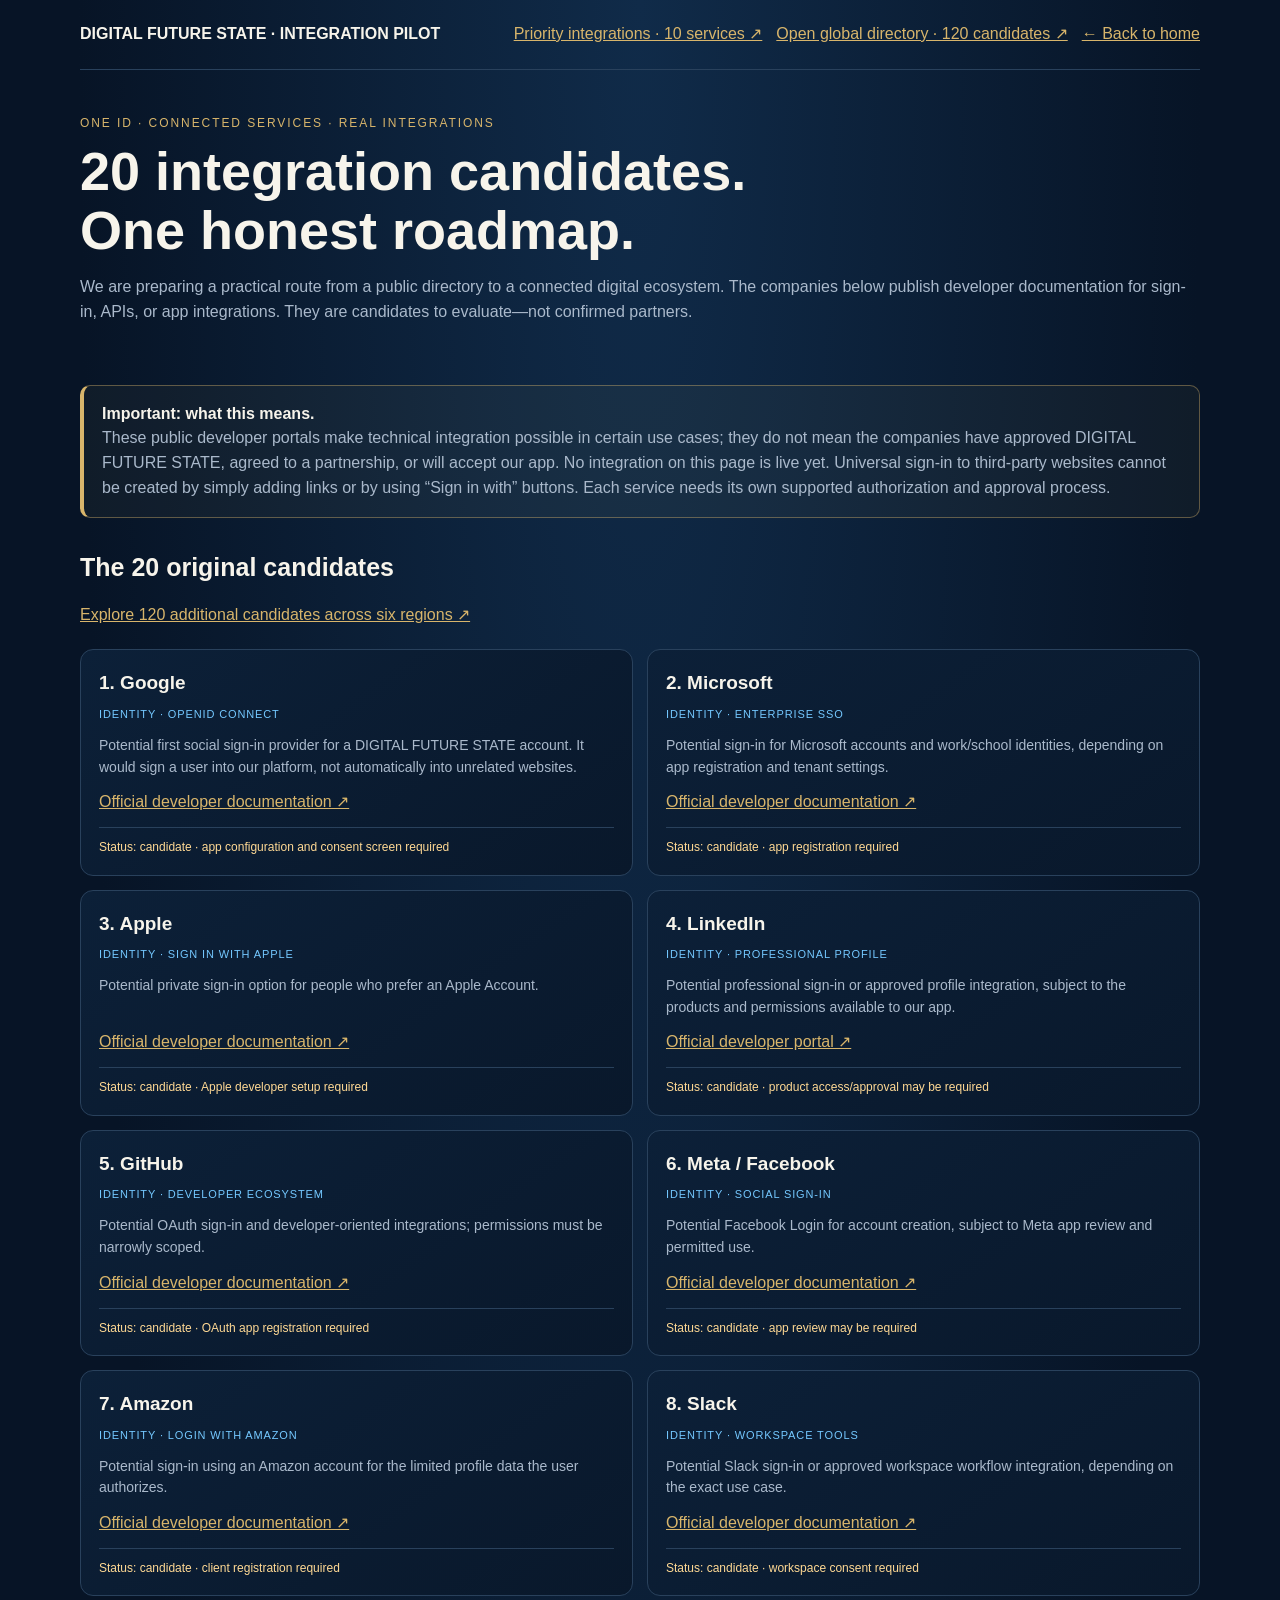
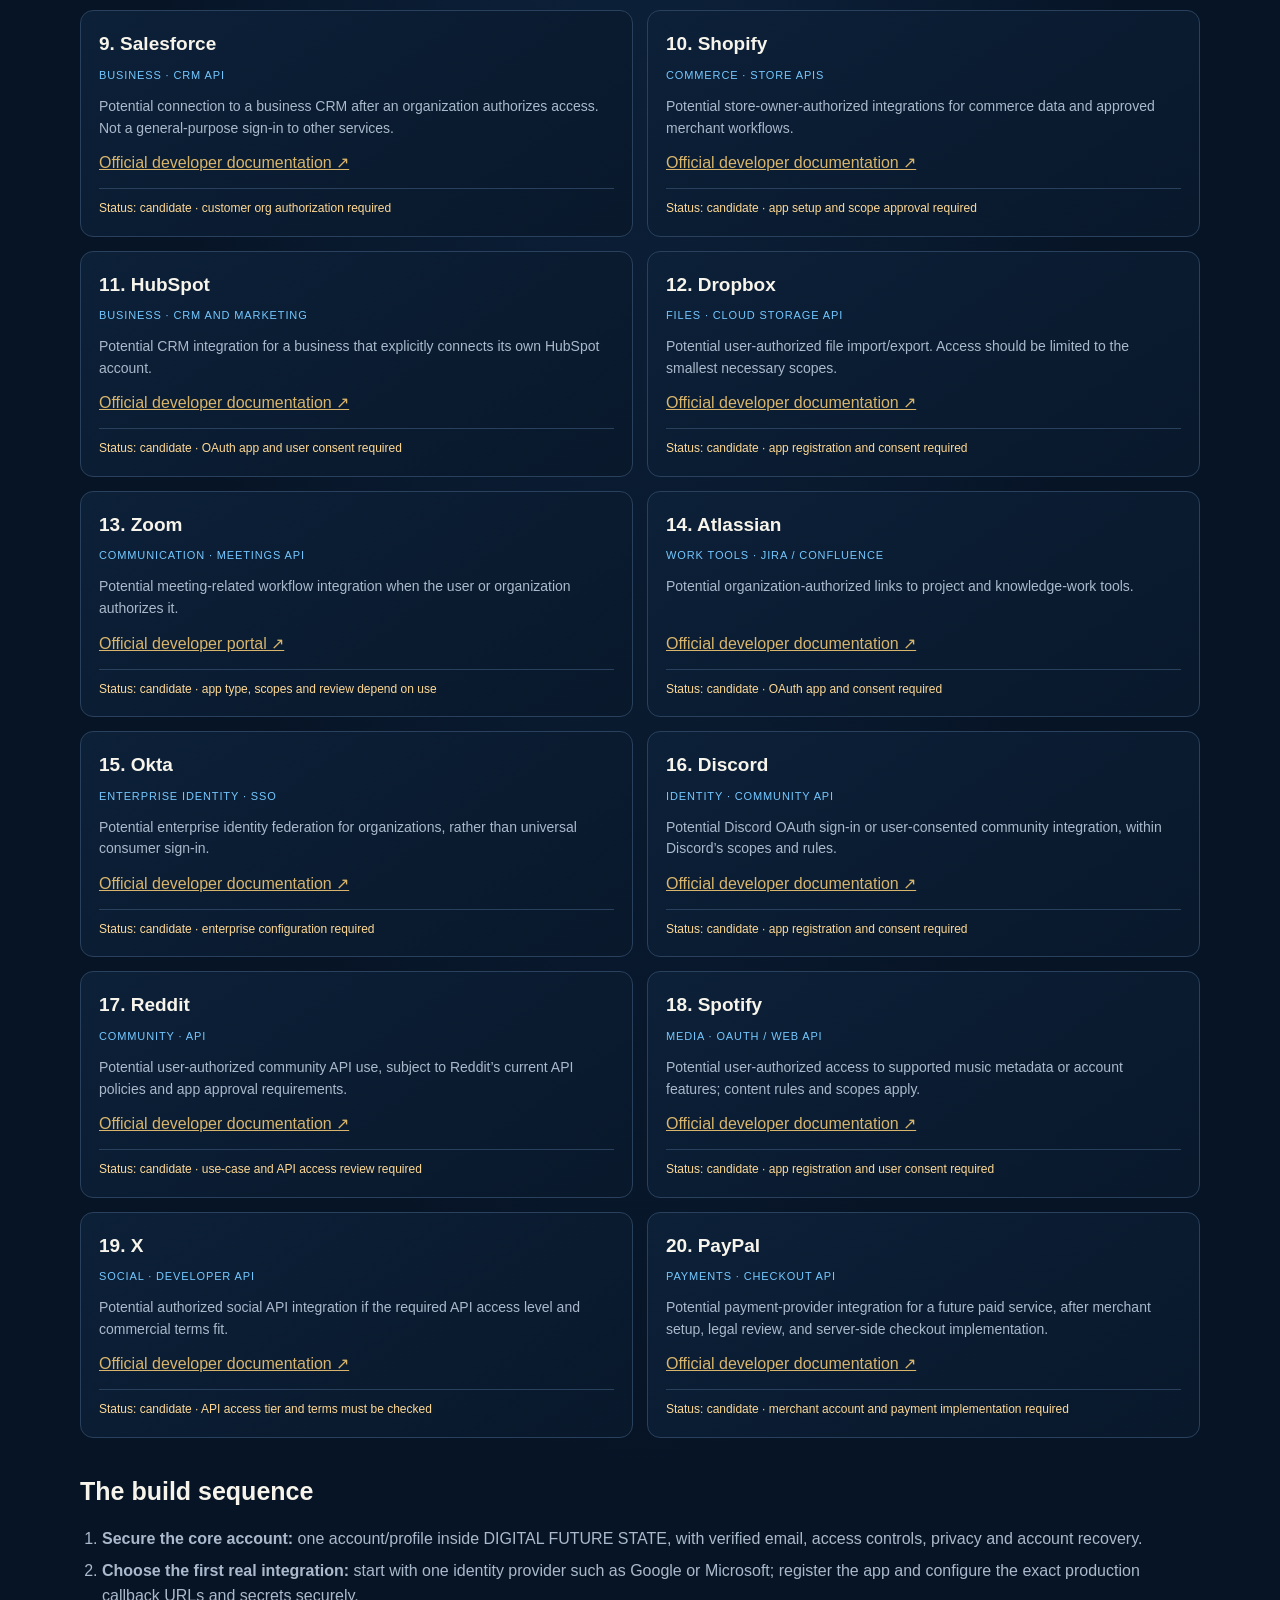
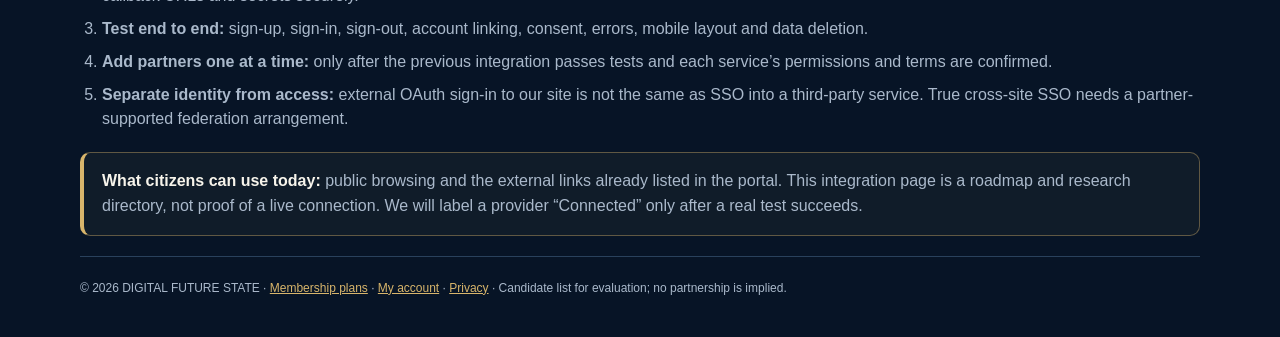
<file: integrations/index.html>
<!doctype html>
<html lang="en">
<head>
<meta charset="utf-8"><meta name="viewport" content="width=device-width,initial-scale=1"><meta name="theme-color" content="#071426">
<title>Integration Pilot · DIGITAL FUTURE STATE</title>
<meta name="description" content="Explore 20 candidate technology integrations for the DIGITAL FUTURE STATE portal. Public developer documentation is listed; no partnership is implied.">
<style>
:root{color-scheme:dark;--bg:#071426;--panel:#0c2038;--line:#29415c;--gold:#d8b56b;--muted:#aab9cb;--white:#f7f4eb;--blue:#74c8ff}
*{box-sizing:border-box}body{margin:0;background:radial-gradient(ellipse at top,#102b49,var(--bg) 62%);font:16px/1.55 Arial,sans-serif;color:var(--white)}main{width:min(1120px,92%);margin:auto}.top{padding:22px 0;border-bottom:1px solid var(--line);display:flex;justify-content:space-between;gap:14px;flex-wrap:wrap}.top a{color:var(--gold)}.hero{padding:44px 0 24px}.eyebrow{color:var(--gold);font-size:12px;letter-spacing:.16em}h1{font-size:clamp(32px,5vw,54px);line-height:1.08;margin:10px 0 14px;max-width:850px}p{color:var(--muted)}.notice{border:1px solid #d8b56b66;border-left:4px solid var(--gold);border-radius:10px;padding:16px 18px;background:#d8b56b0c;margin:20px 0;color:var(--muted)}.notice strong{color:var(--white)}.grid{display:grid;grid-template-columns:repeat(2,minmax(0,1fr));gap:14px;margin:22px 0 34px}.card{border:1px solid var(--line);border-radius:13px;background:linear-gradient(145deg,#0c2038,#09182b);padding:18px;display:flex;flex-direction:column;min-height:205px}.card h2{font-size:19px;margin:0 0 4px}.tag{display:inline-block;color:var(--blue);font-size:11px;letter-spacing:.08em;text-transform:uppercase;margin:4px 0 8px}.card p{margin:4px 0 12px;font-size:14px}.card a{color:var(--gold);margin-top:auto;overflow-wrap:anywhere}.status{font-size:12px;color:#ffd994;border-top:1px solid var(--line);padding-top:10px;margin-top:12px}.section-title{font-size:25px;margin:30px 0 8px}.steps{padding-left:22px;color:var(--muted)}.steps li{margin:8px 0}.foot{border-top:1px solid var(--line);padding:22px 0 40px;font-size:12px;color:var(--muted)}.foot a{color:var(--gold)}@media(max-width:650px){.grid{grid-template-columns:1fr}.hero{padding-top:32px}}
</style></head>
<body><main>
<header class="top"><strong>DIGITAL FUTURE STATE · INTEGRATION PILOT</strong><nav style="display:flex;gap:14px;flex-wrap:wrap"><a href="/integrations/priority-ten.html">Priority integrations · 10 services ↗</a><a href="/integrations/global-directory.html">Open global directory · 120 candidates ↗</a><a href="/">← Back to home</a></nav></header>
<section class="hero"><div class="eyebrow">ONE ID · CONNECTED SERVICES · REAL INTEGRATIONS</div><h1>20 integration candidates.<br>One honest roadmap.</h1><p>We are preparing a practical route from a public directory to a connected digital ecosystem. The companies below publish developer documentation for sign-in, APIs, or app integrations. They are candidates to evaluate—not confirmed partners.</p></section>
<div class="notice"><strong>Important: what this means.</strong><br>These public developer portals make technical integration possible in certain use cases; they do not mean the companies have approved DIGITAL FUTURE STATE, agreed to a partnership, or will accept our app. No integration on this page is live yet. Universal sign-in to third-party websites cannot be created by simply adding links or by using “Sign in with” buttons. Each service needs its own supported authorization and approval process.</div>
<h2 class="section-title">The 20 original candidates</h2><p><a href="/integrations/global-directory.html" style="color:var(--gold)">Explore 120 additional candidates across six regions ↗</a></p>
<section class="grid" aria-label="20 integration candidates">
<article class="card"><h2>1. Google</h2><span class="tag">Identity · OpenID Connect</span><p>Potential first social sign-in provider for a DIGITAL FUTURE STATE account. It would sign a user into our platform, not automatically into unrelated websites.</p><a href="https://developers.google.com/identity/openid-connect/openid-connect" target="_blank" rel="noopener noreferrer">Official developer documentation ↗</a><div class="status">Status: candidate · app configuration and consent screen required</div></article>
<article class="card"><h2>2. Microsoft</h2><span class="tag">Identity · Enterprise SSO</span><p>Potential sign-in for Microsoft accounts and work/school identities, depending on app registration and tenant settings.</p><a href="https://learn.microsoft.com/en-us/entra/identity-platform/v2-protocols-oidc" target="_blank" rel="noopener noreferrer">Official developer documentation ↗</a><div class="status">Status: candidate · app registration required</div></article>
<article class="card"><h2>3. Apple</h2><span class="tag">Identity · Sign in with Apple</span><p>Potential private sign-in option for people who prefer an Apple Account.</p><a href="https://developer.apple.com/documentation/signinwithapple" target="_blank" rel="noopener noreferrer">Official developer documentation ↗</a><div class="status">Status: candidate · Apple developer setup required</div></article>
<article class="card"><h2>4. LinkedIn</h2><span class="tag">Identity · Professional profile</span><p>Potential professional sign-in or approved profile integration, subject to the products and permissions available to our app.</p><a href="https://developer.linkedin.com/" target="_blank" rel="noopener noreferrer">Official developer portal ↗</a><div class="status">Status: candidate · product access/approval may be required</div></article>
<article class="card"><h2>5. GitHub</h2><span class="tag">Identity · Developer ecosystem</span><p>Potential OAuth sign-in and developer-oriented integrations; permissions must be narrowly scoped.</p><a href="https://docs.github.com/en/apps/oauth-apps/building-oauth-apps" target="_blank" rel="noopener noreferrer">Official developer documentation ↗</a><div class="status">Status: candidate · OAuth app registration required</div></article>
<article class="card"><h2>6. Meta / Facebook</h2><span class="tag">Identity · Social sign-in</span><p>Potential Facebook Login for account creation, subject to Meta app review and permitted use.</p><a href="https://developers.facebook.com/docs/facebook-login/" target="_blank" rel="noopener noreferrer">Official developer documentation ↗</a><div class="status">Status: candidate · app review may be required</div></article>
<article class="card"><h2>7. Amazon</h2><span class="tag">Identity · Login with Amazon</span><p>Potential sign-in using an Amazon account for the limited profile data the user authorizes.</p><a href="https://developer.amazon.com/docs/login-with-amazon/authorization-code-grant.html" target="_blank" rel="noopener noreferrer">Official developer documentation ↗</a><div class="status">Status: candidate · client registration required</div></article>
<article class="card"><h2>8. Slack</h2><span class="tag">Identity · Workspace tools</span><p>Potential Slack sign-in or approved workspace workflow integration, depending on the exact use case.</p><a href="https://docs.slack.dev/authentication/sign-in-with-slack/" target="_blank" rel="noopener noreferrer">Official developer documentation ↗</a><div class="status">Status: candidate · workspace consent required</div></article>
<article class="card"><h2>9. Salesforce</h2><span class="tag">Business · CRM API</span><p>Potential connection to a business CRM after an organization authorizes access. Not a general-purpose sign-in to other services.</p><a href="https://developer.salesforce.com/docs/platform/api-rest/guide/intro-oauth-and-connected-apps.html" target="_blank" rel="noopener noreferrer">Official developer documentation ↗</a><div class="status">Status: candidate · customer org authorization required</div></article>
<article class="card"><h2>10. Shopify</h2><span class="tag">Commerce · Store APIs</span><p>Potential store-owner-authorized integrations for commerce data and approved merchant workflows.</p><a href="https://shopify.dev/docs/apps/auth" target="_blank" rel="noopener noreferrer">Official developer documentation ↗</a><div class="status">Status: candidate · app setup and scope approval required</div></article>
<article class="card"><h2>11. HubSpot</h2><span class="tag">Business · CRM and marketing</span><p>Potential CRM integration for a business that explicitly connects its own HubSpot account.</p><a href="https://developers.hubspot.com/docs/guides/apps/authentication/working-with-oauth" target="_blank" rel="noopener noreferrer">Official developer documentation ↗</a><div class="status">Status: candidate · OAuth app and user consent required</div></article>
<article class="card"><h2>12. Dropbox</h2><span class="tag">Files · Cloud storage API</span><p>Potential user-authorized file import/export. Access should be limited to the smallest necessary scopes.</p><a href="https://developers.dropbox.com/oauth-guide" target="_blank" rel="noopener noreferrer">Official developer documentation ↗</a><div class="status">Status: candidate · app registration and consent required</div></article>
<article class="card"><h2>13. Zoom</h2><span class="tag">Communication · Meetings API</span><p>Potential meeting-related workflow integration when the user or organization authorizes it.</p><a href="https://developers.zoom.us/docs/integrations/" target="_blank" rel="noopener noreferrer">Official developer portal ↗</a><div class="status">Status: candidate · app type, scopes and review depend on use</div></article>
<article class="card"><h2>14. Atlassian</h2><span class="tag">Work tools · Jira / Confluence</span><p>Potential organization-authorized links to project and knowledge-work tools.</p><a href="https://developer.atlassian.com/cloud/oauth/" target="_blank" rel="noopener noreferrer">Official developer documentation ↗</a><div class="status">Status: candidate · OAuth app and consent required</div></article>
<article class="card"><h2>15. Okta</h2><span class="tag">Enterprise identity · SSO</span><p>Potential enterprise identity federation for organizations, rather than universal consumer sign-in.</p><a href="https://developer.okta.com/docs/guides/identity-providers/" target="_blank" rel="noopener noreferrer">Official developer documentation ↗</a><div class="status">Status: candidate · enterprise configuration required</div></article>
<article class="card"><h2>16. Discord</h2><span class="tag">Identity · Community API</span><p>Potential Discord OAuth sign-in or user-consented community integration, within Discord’s scopes and rules.</p><a href="https://discord.com/developers/docs/topics/oauth2" target="_blank" rel="noopener noreferrer">Official developer documentation ↗</a><div class="status">Status: candidate · app registration and consent required</div></article>
<article class="card"><h2>17. Reddit</h2><span class="tag">Community · API</span><p>Potential user-authorized community API use, subject to Reddit’s current API policies and app approval requirements.</p><a href="https://www.reddit.com/dev/api/" target="_blank" rel="noopener noreferrer">Official developer documentation ↗</a><div class="status">Status: candidate · use-case and API access review required</div></article>
<article class="card"><h2>18. Spotify</h2><span class="tag">Media · OAuth / Web API</span><p>Potential user-authorized access to supported music metadata or account features; content rules and scopes apply.</p><a href="https://developer.spotify.com/documentation/web-api/concepts/authorization" target="_blank" rel="noopener noreferrer">Official developer documentation ↗</a><div class="status">Status: candidate · app registration and user consent required</div></article>
<article class="card"><h2>19. X</h2><span class="tag">Social · Developer API</span><p>Potential authorized social API integration if the required API access level and commercial terms fit.</p><a href="https://developer.x.com/en/docs/authentication/overview" target="_blank" rel="noopener noreferrer">Official developer documentation ↗</a><div class="status">Status: candidate · API access tier and terms must be checked</div></article>
<article class="card"><h2>20. PayPal</h2><span class="tag">Payments · Checkout API</span><p>Potential payment-provider integration for a future paid service, after merchant setup, legal review, and server-side checkout implementation.</p><a href="https://developer.paypal.com/docs/api/overview/" target="_blank" rel="noopener noreferrer">Official developer documentation ↗</a><div class="status">Status: candidate · merchant account and payment implementation required</div></article>
</section>
<h2 class="section-title">The build sequence</h2>
<ol class="steps"><li><strong>Secure the core account:</strong> one account/profile inside DIGITAL FUTURE STATE, with verified email, access controls, privacy and account recovery.</li><li><strong>Choose the first real integration:</strong> start with one identity provider such as Google or Microsoft; register the app and configure the exact production callback URLs and secrets securely.</li><li><strong>Test end to end:</strong> sign-up, sign-in, sign-out, account linking, consent, errors, mobile layout and data deletion.</li><li><strong>Add partners one at a time:</strong> only after the previous integration passes tests and each service’s permissions and terms are confirmed.</li><li><strong>Separate identity from access:</strong> external OAuth sign-in to our site is not the same as SSO into a third-party service. True cross-site SSO needs a partner-supported federation arrangement.</li></ol>
<div class="notice"><strong>What citizens can use today:</strong> public browsing and the external links already listed in the portal. This integration page is a roadmap and research directory, not proof of a live connection. We will label a provider “Connected” only after a real test succeeds.</div>
<footer class="foot">© 2026 DIGITAL FUTURE STATE · <a href="/membership/">Membership plans</a> · <a href="/account/">My account</a> · <a href="/datenschutz.html">Privacy</a> · Candidate list for evaluation; no partnership is implied.</footer>
</main></body></html>
</file>
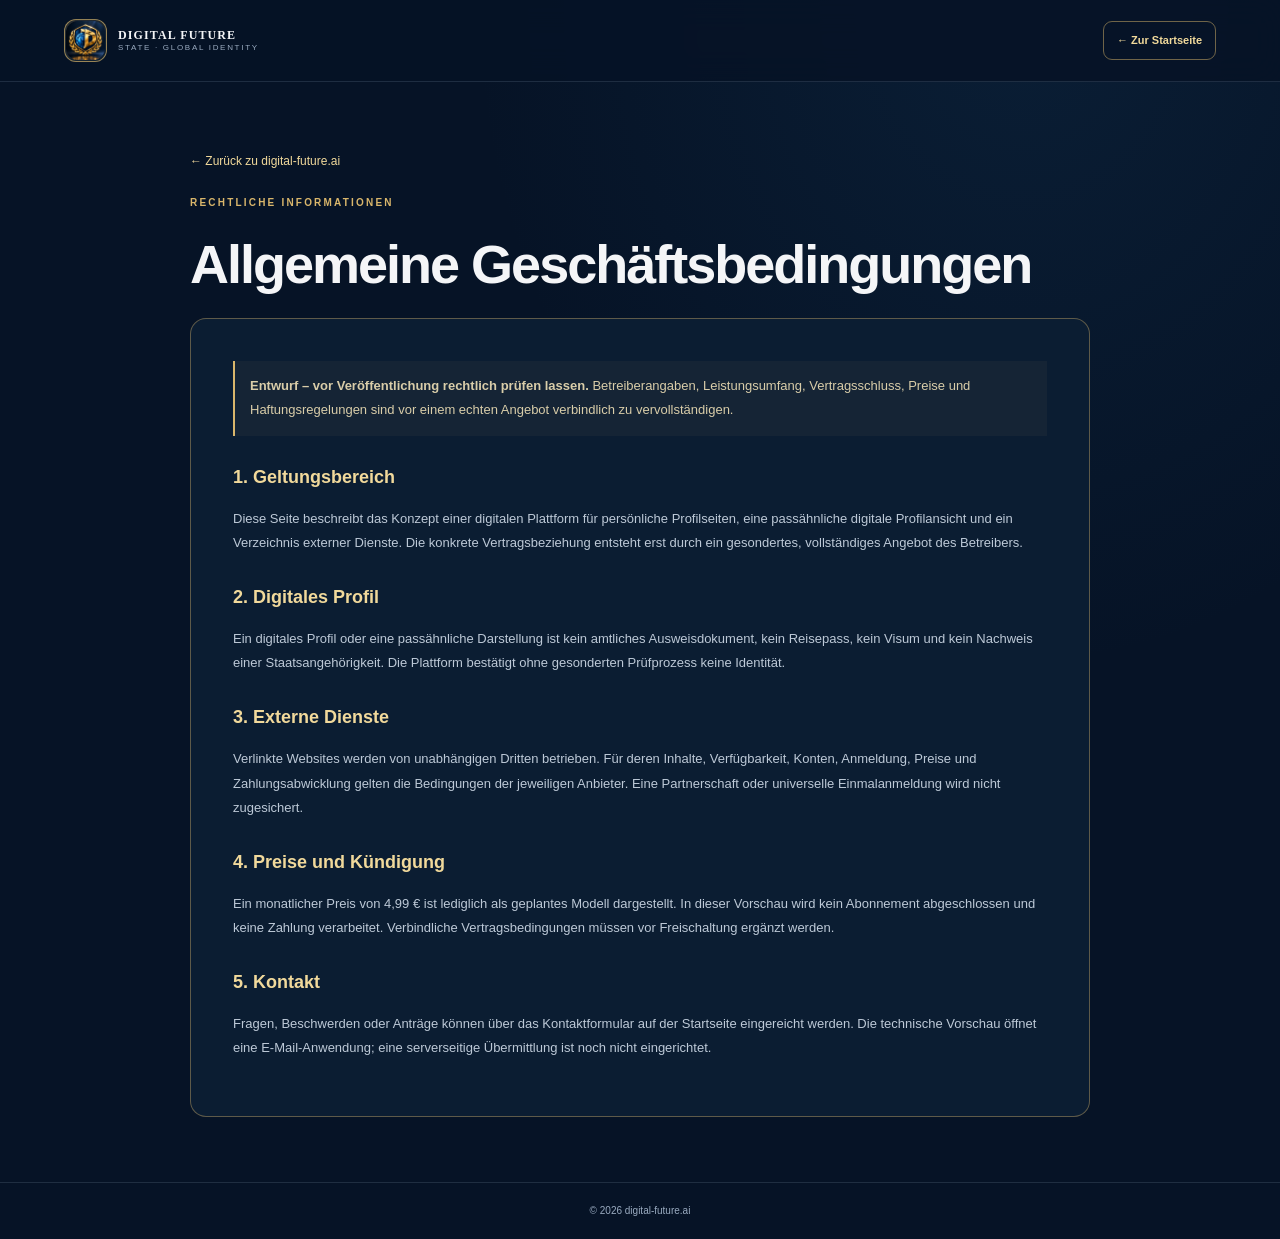
<file: agb.html>
<!doctype html><html lang="de"><head><meta charset="utf-8"><meta name="viewport" content="width=device-width,initial-scale=1"><meta name="theme-color" content="#071426"><title>AGB | digital-future.ai</title><link rel="stylesheet" href="styles.css"></head><body class="legal-page"><header class="site-header"><a class="brand" href="index.html"><span class="brand-mark"><img src="/dfs-gold-emblem.png" alt="" width="39" height="39"></span><span class="brand-copy"><b>DIGITAL FUTURE</b><small>STATE · GLOBAL IDENTITY</small></span></a><a class="btn btn-small btn-outline" href="index.html">← Zur Startseite</a></header><main class="legal-main"><a class="legal-back" href="index.html">← Zurück zu digital-future.ai</a><div class="eyebrow">RECHTLICHE INFORMATIONEN</div><h1>Allgemeine Geschäftsbedingungen</h1><div class="legal-box"><p class="notice"><b>Entwurf – vor Veröffentlichung rechtlich prüfen lassen.</b> Betreiberangaben, Leistungsumfang, Vertragsschluss, Preise und Haftungsregelungen sind vor einem echten Angebot verbindlich zu vervollständigen.</p><h2>1. Geltungsbereich</h2><p>Diese Seite beschreibt das Konzept einer digitalen Plattform für persönliche Profilseiten, eine passähnliche digitale Profilansicht und ein Verzeichnis externer Dienste. Die konkrete Vertragsbeziehung entsteht erst durch ein gesondertes, vollständiges Angebot des Betreibers.</p><h2>2. Digitales Profil</h2><p>Ein digitales Profil oder eine passähnliche Darstellung ist kein amtliches Ausweisdokument, kein Reisepass, kein Visum und kein Nachweis einer Staatsangehörigkeit. Die Plattform bestätigt ohne gesonderten Prüfprozess keine Identität.</p><h2>3. Externe Dienste</h2><p>Verlinkte Websites werden von unabhängigen Dritten betrieben. Für deren Inhalte, Verfügbarkeit, Konten, Anmeldung, Preise und Zahlungsabwicklung gelten die Bedingungen der jeweiligen Anbieter. Eine Partnerschaft oder universelle Einmalanmeldung wird nicht zugesichert.</p><h2>4. Preise und Kündigung</h2><p>Ein monatlicher Preis von 4,99 € ist lediglich als geplantes Modell dargestellt. In dieser Vorschau wird kein Abonnement abgeschlossen und keine Zahlung verarbeitet. Verbindliche Vertragsbedingungen müssen vor Freischaltung ergänzt werden.</p><h2>5. Kontakt</h2><p>Fragen, Beschwerden oder Anträge können über das Kontaktformular auf der Startseite eingereicht werden. Die technische Vorschau öffnet eine E-Mail-Anwendung; eine serverseitige Übermittlung ist noch nicht eingerichtet.</p></div></main><footer class="legal-footer">© 2026 digital-future.ai</footer></body></html>
</file>
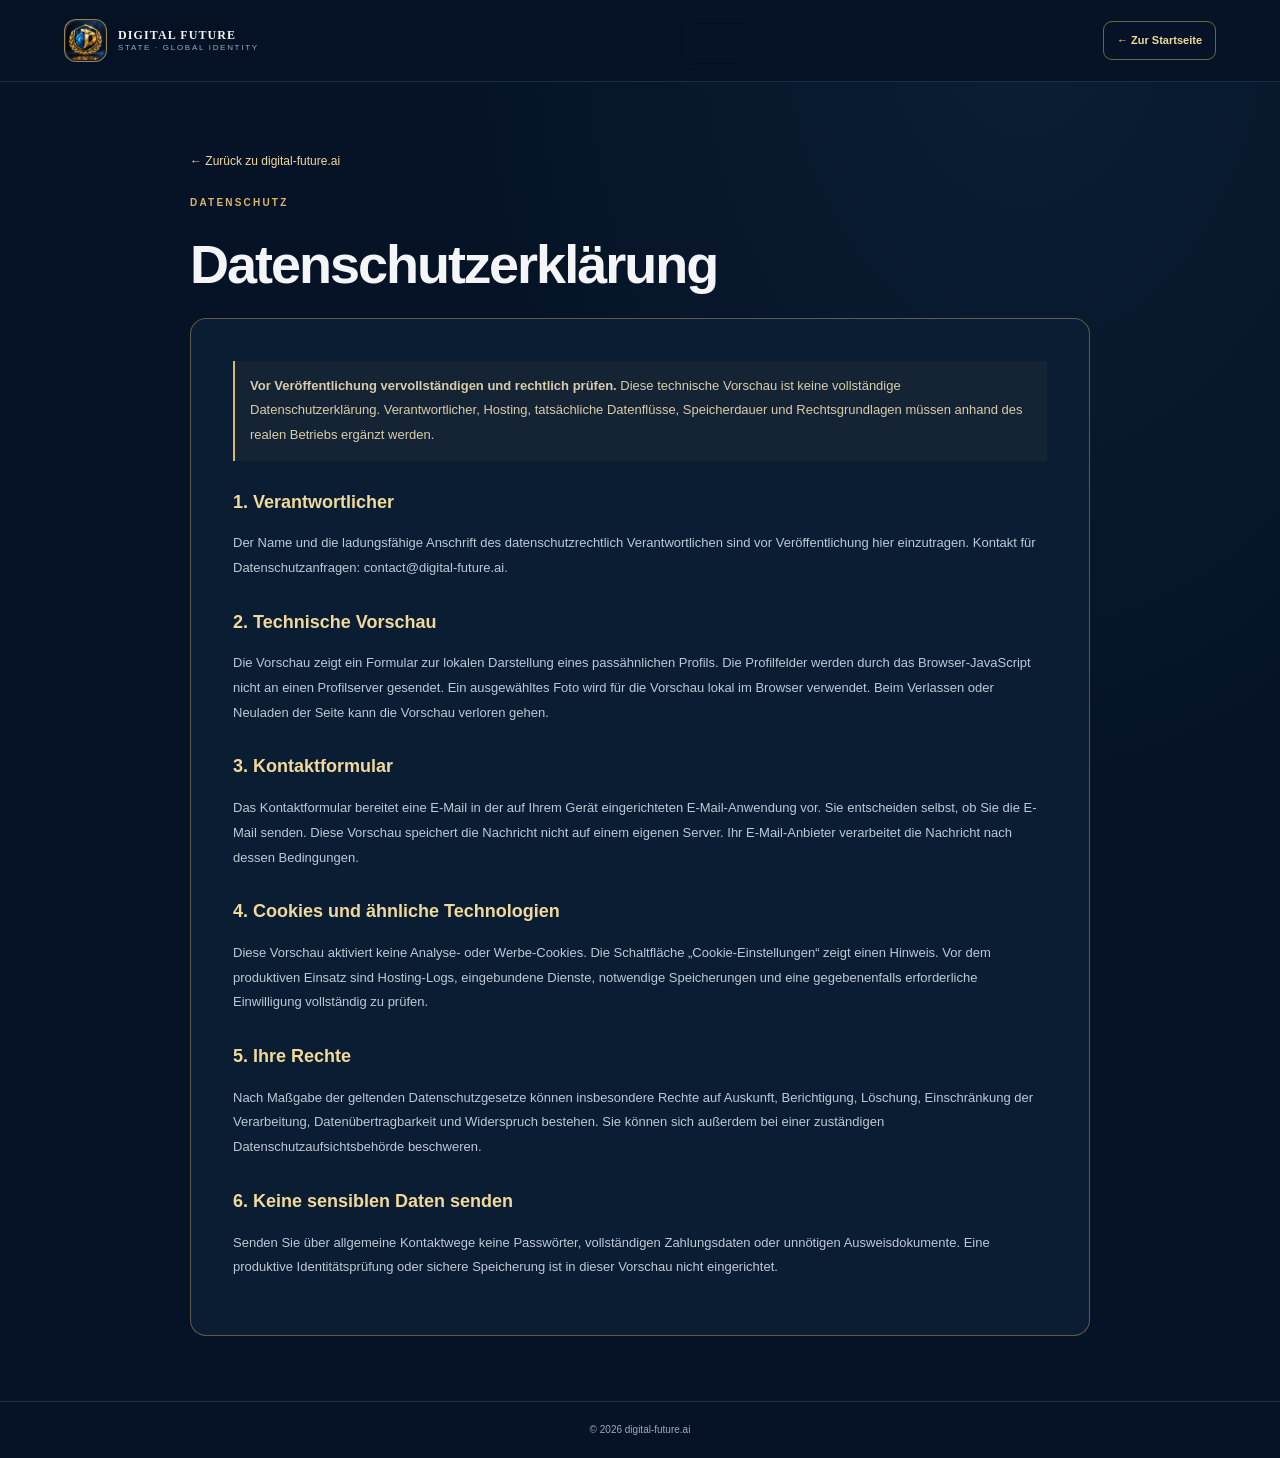
<file: datenschutz.html>
<!doctype html><html lang="de"><head><meta charset="utf-8"><meta name="viewport" content="width=device-width,initial-scale=1"><meta name="theme-color" content="#071426"><title>Datenschutz | digital-future.ai</title><link rel="stylesheet" href="styles.css"></head><body class="legal-page"><header class="site-header"><a class="brand" href="index.html"><span class="brand-mark"><img src="/dfs-gold-emblem.png" alt="" width="39" height="39"></span><span class="brand-copy"><b>DIGITAL FUTURE</b><small>STATE · GLOBAL IDENTITY</small></span></a><a class="btn btn-small btn-outline" href="index.html">← Zur Startseite</a></header><main class="legal-main"><a class="legal-back" href="index.html">← Zurück zu digital-future.ai</a><div class="eyebrow">DATENSCHUTZ</div><h1>Datenschutzerklärung</h1><div class="legal-box"><p class="notice"><b>Vor Veröffentlichung vervollständigen und rechtlich prüfen.</b> Diese technische Vorschau ist keine vollständige Datenschutzerklärung. Verantwortlicher, Hosting, tatsächliche Datenflüsse, Speicherdauer und Rechtsgrundlagen müssen anhand des realen Betriebs ergänzt werden.</p><h2>1. Verantwortlicher</h2><p>Der Name und die ladungsfähige Anschrift des datenschutzrechtlich Verantwortlichen sind vor Veröffentlichung hier einzutragen. Kontakt für Datenschutzanfragen: <a href="mailto:contact@digital-future.ai">contact@digital-future.ai</a>.</p><h2>2. Technische Vorschau</h2><p>Die Vorschau zeigt ein Formular zur lokalen Darstellung eines passähnlichen Profils. Die Profilfelder werden durch das Browser-JavaScript nicht an einen Profilserver gesendet. Ein ausgewähltes Foto wird für die Vorschau lokal im Browser verwendet. Beim Verlassen oder Neuladen der Seite kann die Vorschau verloren gehen.</p><h2>3. Kontaktformular</h2><p>Das Kontaktformular bereitet eine E-Mail in der auf Ihrem Gerät eingerichteten E-Mail-Anwendung vor. Sie entscheiden selbst, ob Sie die E-Mail senden. Diese Vorschau speichert die Nachricht nicht auf einem eigenen Server. Ihr E-Mail-Anbieter verarbeitet die Nachricht nach dessen Bedingungen.</p><h2>4. Cookies und ähnliche Technologien</h2><p>Diese Vorschau aktiviert keine Analyse- oder Werbe-Cookies. Die Schaltfläche „Cookie-Einstellungen“ zeigt einen Hinweis. Vor dem produktiven Einsatz sind Hosting-Logs, eingebundene Dienste, notwendige Speicherungen und eine gegebenenfalls erforderliche Einwilligung vollständig zu prüfen.</p><h2>5. Ihre Rechte</h2><p>Nach Maßgabe der geltenden Datenschutzgesetze können insbesondere Rechte auf Auskunft, Berichtigung, Löschung, Einschränkung der Verarbeitung, Datenübertragbarkeit und Widerspruch bestehen. Sie können sich außerdem bei einer zuständigen Datenschutzaufsichtsbehörde beschweren.</p><h2>6. Keine sensiblen Daten senden</h2><p>Senden Sie über allgemeine Kontaktwege keine Passwörter, vollständigen Zahlungsdaten oder unnötigen Ausweisdokumente. Eine produktive Identitätsprüfung oder sichere Speicherung ist in dieser Vorschau nicht eingerichtet.</p></div></main><footer class="legal-footer">© 2026 digital-future.ai</footer></body></html>
</file>
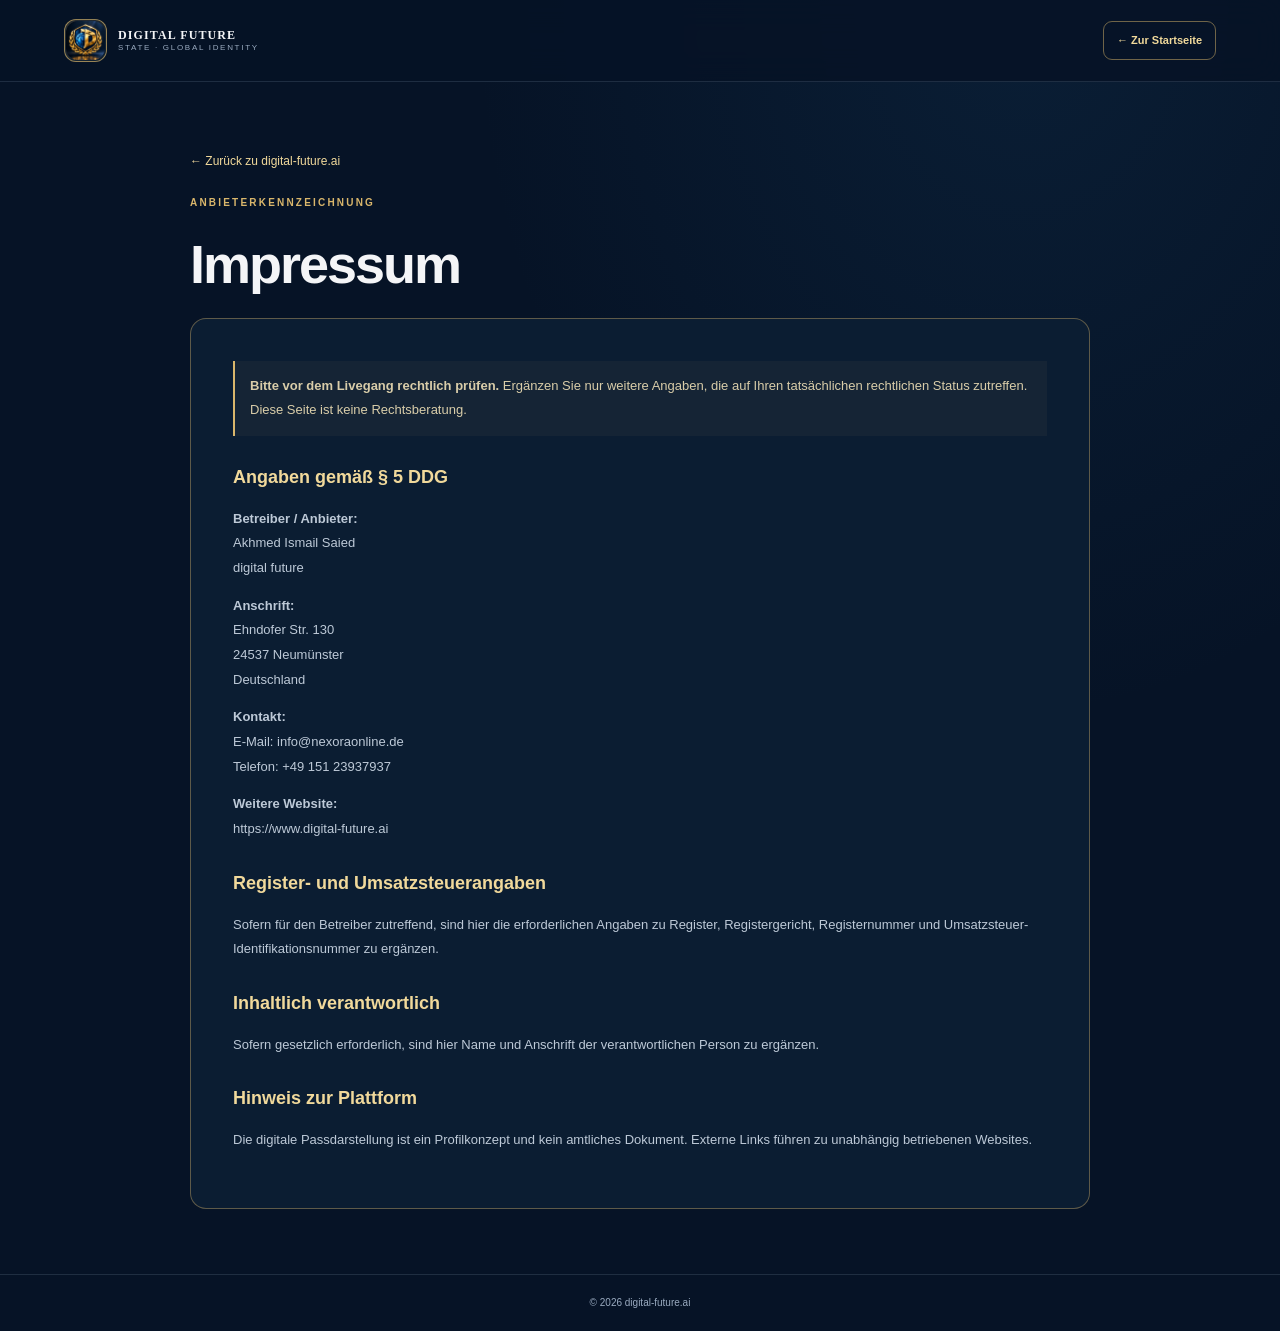
<file: impressum.html>
<!doctype html><html lang="de"><head><meta charset="utf-8"><meta name="viewport" content="width=device-width,initial-scale=1"><meta name="theme-color" content="#071426"><title>Impressum | digital-future.ai</title><link rel="stylesheet" href="styles.css"></head><body class="legal-page"><header class="site-header"><a class="brand" href="index.html"><span class="brand-mark"><img src="/dfs-gold-emblem.png" alt="" width="39" height="39"></span><span class="brand-copy"><b>DIGITAL FUTURE</b><small>STATE · GLOBAL IDENTITY</small></span></a><a class="btn btn-small btn-outline" href="index.html">← Zur Startseite</a></header><main class="legal-main"><a class="legal-back" href="index.html">← Zurück zu digital-future.ai</a><div class="eyebrow">ANBIETERKENNZEICHNUNG</div><h1>Impressum</h1><div class="legal-box"><p class="notice"><b>Bitte vor dem Livegang rechtlich prüfen.</b> Ergänzen Sie nur weitere Angaben, die auf Ihren tatsächlichen rechtlichen Status zutreffen. Diese Seite ist keine Rechtsberatung.</p><h2>Angaben gemäß § 5 DDG</h2><p><b>Betreiber / Anbieter:</b><br>Akhmed Ismail Saied<br>digital future</p><p><b>Anschrift:</b><br>Ehndofer Str. 130<br>24537 Neumünster<br>Deutschland</p><p><b>Kontakt:</b><br>E-Mail: <a href="mailto:info@nexoraonline.de">info@nexoraonline.de</a><br>Telefon: <a href="tel:+4915123937937">+49 151 23937937</a></p><p><b>Weitere Website:</b><br><a href="https://www.digital-future.ai">https://www.digital-future.ai</a></p><h2>Register- und Umsatzsteuerangaben</h2><p>Sofern für den Betreiber zutreffend, sind hier die erforderlichen Angaben zu Register, Registergericht, Registernummer und Umsatzsteuer-Identifikationsnummer zu ergänzen.</p><h2>Inhaltlich verantwortlich</h2><p>Sofern gesetzlich erforderlich, sind hier Name und Anschrift der verantwortlichen Person zu ergänzen.</p><h2>Hinweis zur Plattform</h2><p>Die digitale Passdarstellung ist ein Profilkonzept und kein amtliches Dokument. Externe Links führen zu unabhängig betriebenen Websites.</p></div></main><footer class="legal-footer">© 2026 digital-future.ai</footer></body></html>
</file>
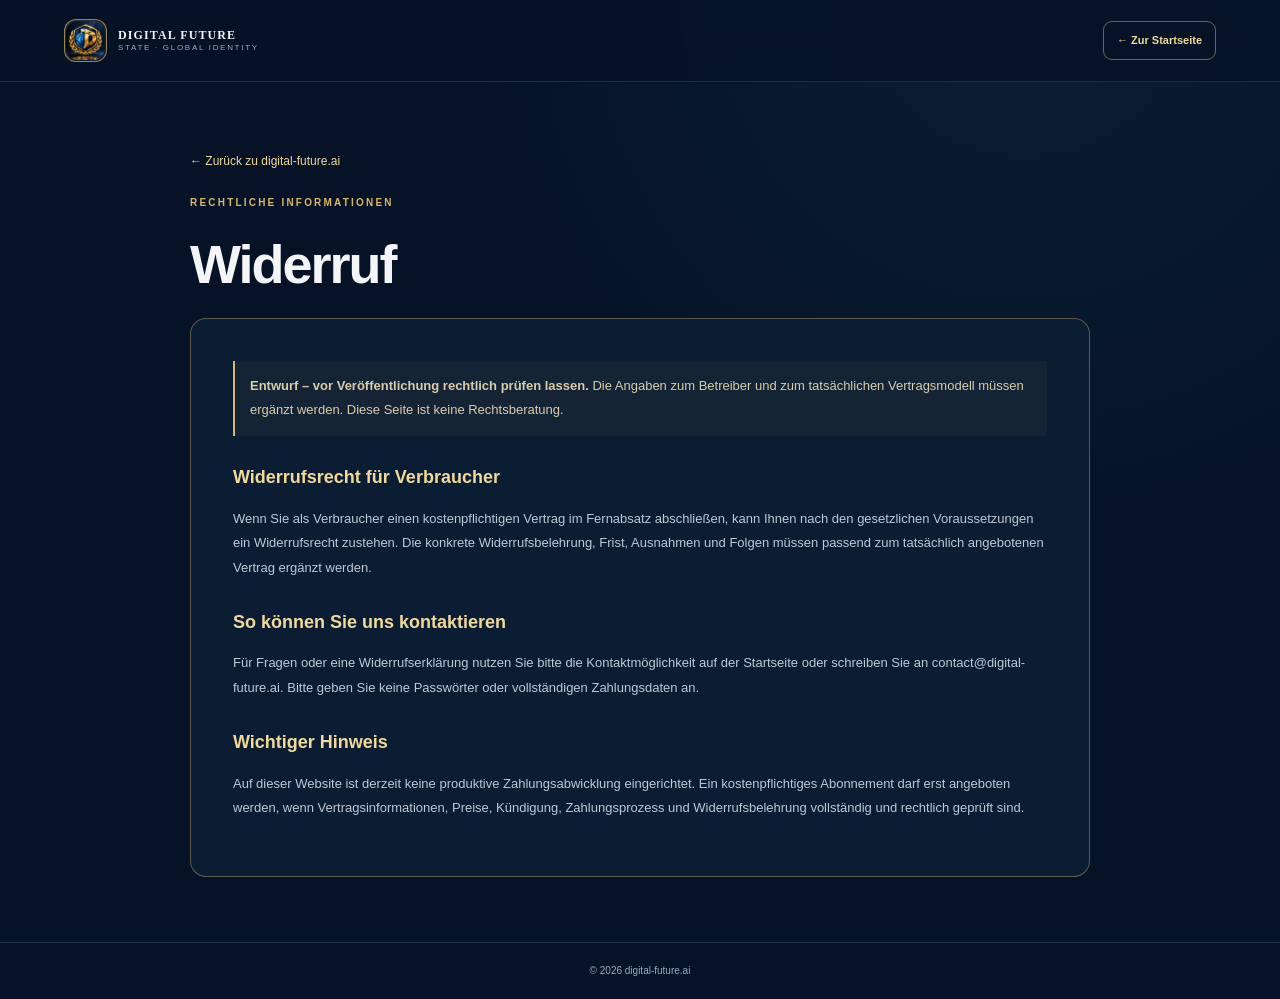
<file: widerruf.html>
<!doctype html><html lang="de"><head><meta charset="utf-8"><meta name="viewport" content="width=device-width,initial-scale=1"><meta name="theme-color" content="#071426"><title>Widerruf | digital-future.ai</title><link rel="stylesheet" href="styles.css"></head><body class="legal-page"><header class="site-header"><a class="brand" href="index.html"><span class="brand-mark"><img src="/dfs-gold-emblem.png" alt="" width="39" height="39"></span><span class="brand-copy"><b>DIGITAL FUTURE</b><small>STATE · GLOBAL IDENTITY</small></span></a><a class="btn btn-small btn-outline" href="index.html">← Zur Startseite</a></header><main class="legal-main"><a class="legal-back" href="index.html">← Zurück zu digital-future.ai</a><div class="eyebrow">RECHTLICHE INFORMATIONEN</div><h1>Widerruf</h1><div class="legal-box"><p class="notice"><b>Entwurf – vor Veröffentlichung rechtlich prüfen lassen.</b> Die Angaben zum Betreiber und zum tatsächlichen Vertragsmodell müssen ergänzt werden. Diese Seite ist keine Rechtsberatung.</p><h2>Widerrufsrecht für Verbraucher</h2><p>Wenn Sie als Verbraucher einen kostenpflichtigen Vertrag im Fernabsatz abschließen, kann Ihnen nach den gesetzlichen Voraussetzungen ein Widerrufsrecht zustehen. Die konkrete Widerrufsbelehrung, Frist, Ausnahmen und Folgen müssen passend zum tatsächlich angebotenen Vertrag ergänzt werden.</p><h2>So können Sie uns kontaktieren</h2><p>Für Fragen oder eine Widerrufserklärung nutzen Sie bitte die Kontaktmöglichkeit auf der Startseite oder schreiben Sie an <a href="mailto:contact@digital-future.ai">contact@digital-future.ai</a>. Bitte geben Sie keine Passwörter oder vollständigen Zahlungsdaten an.</p><h2>Wichtiger Hinweis</h2><p>Auf dieser Website ist derzeit keine produktive Zahlungsabwicklung eingerichtet. Ein kostenpflichtiges Abonnement darf erst angeboten werden, wenn Vertragsinformationen, Preise, Kündigung, Zahlungsprozess und Widerrufsbelehrung vollständig und rechtlich geprüft sind.</p></div></main><footer class="legal-footer">© 2026 digital-future.ai</footer></body></html>
</file>
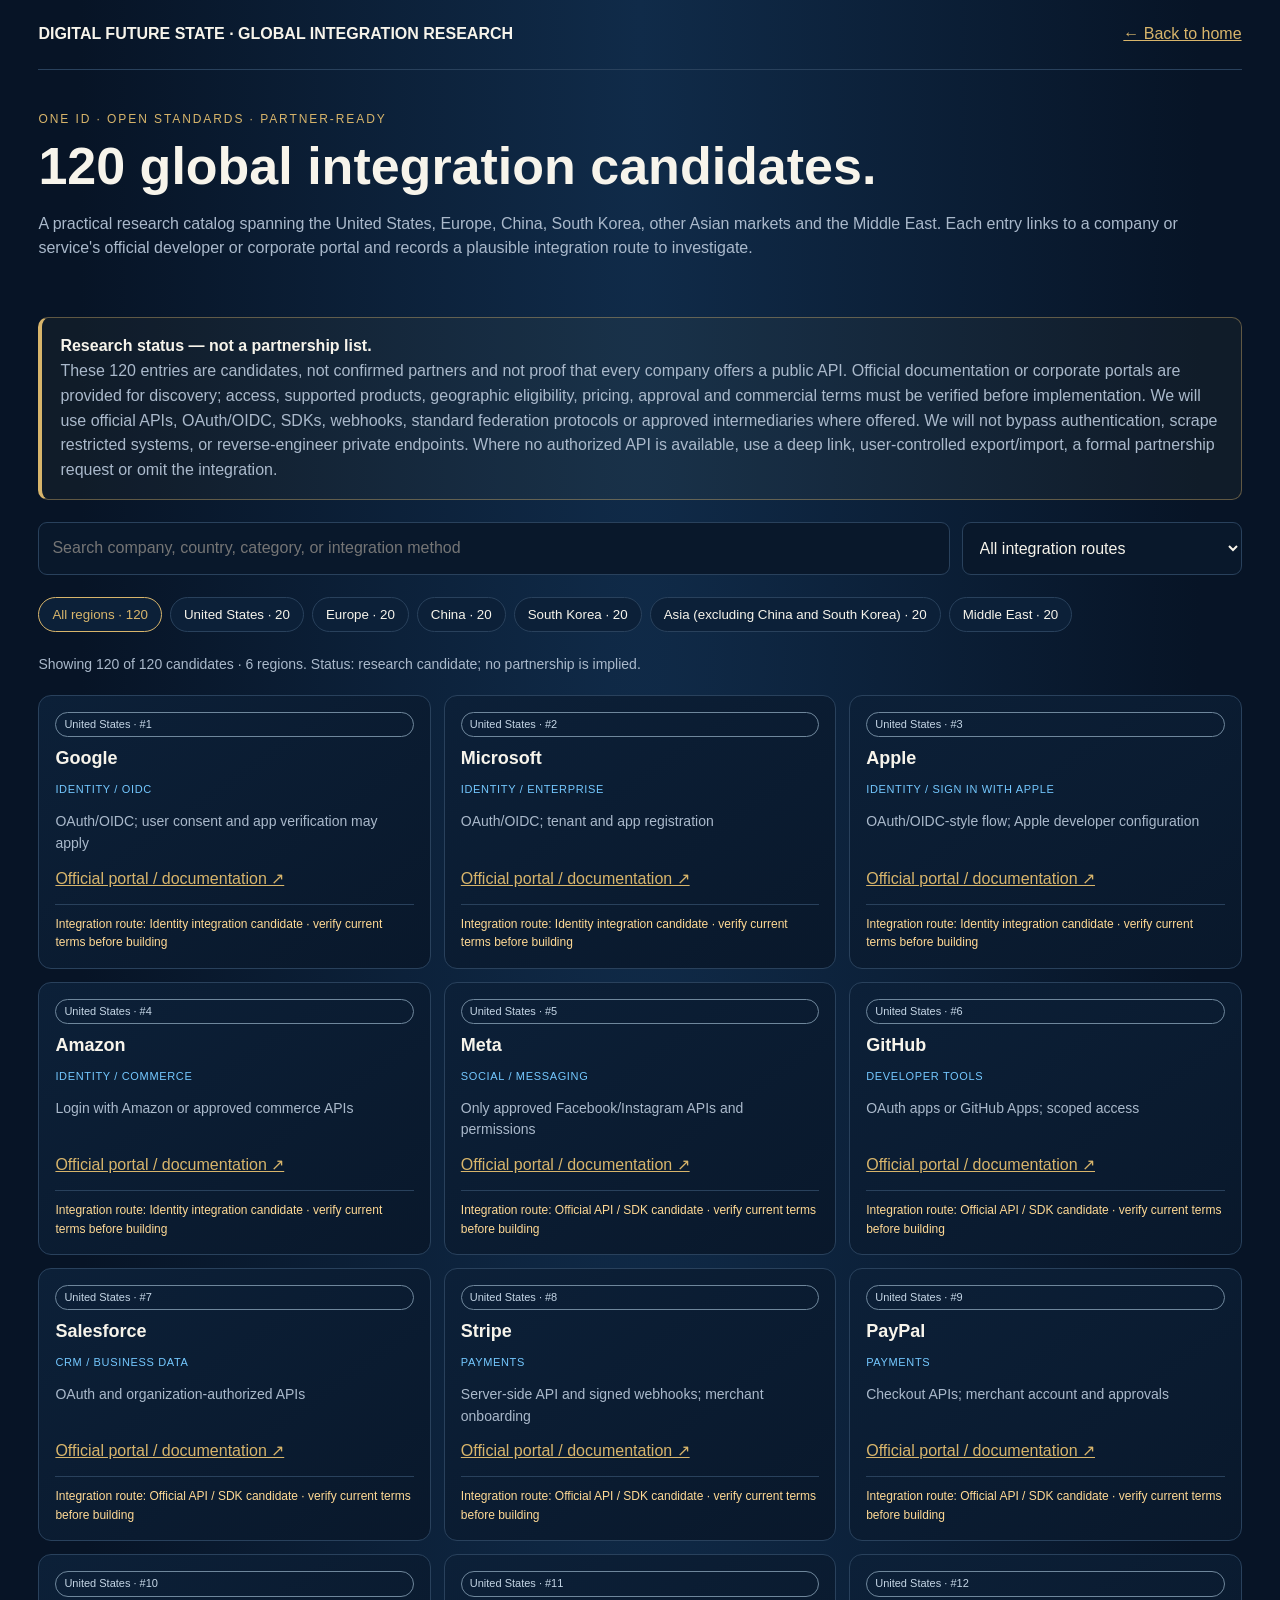
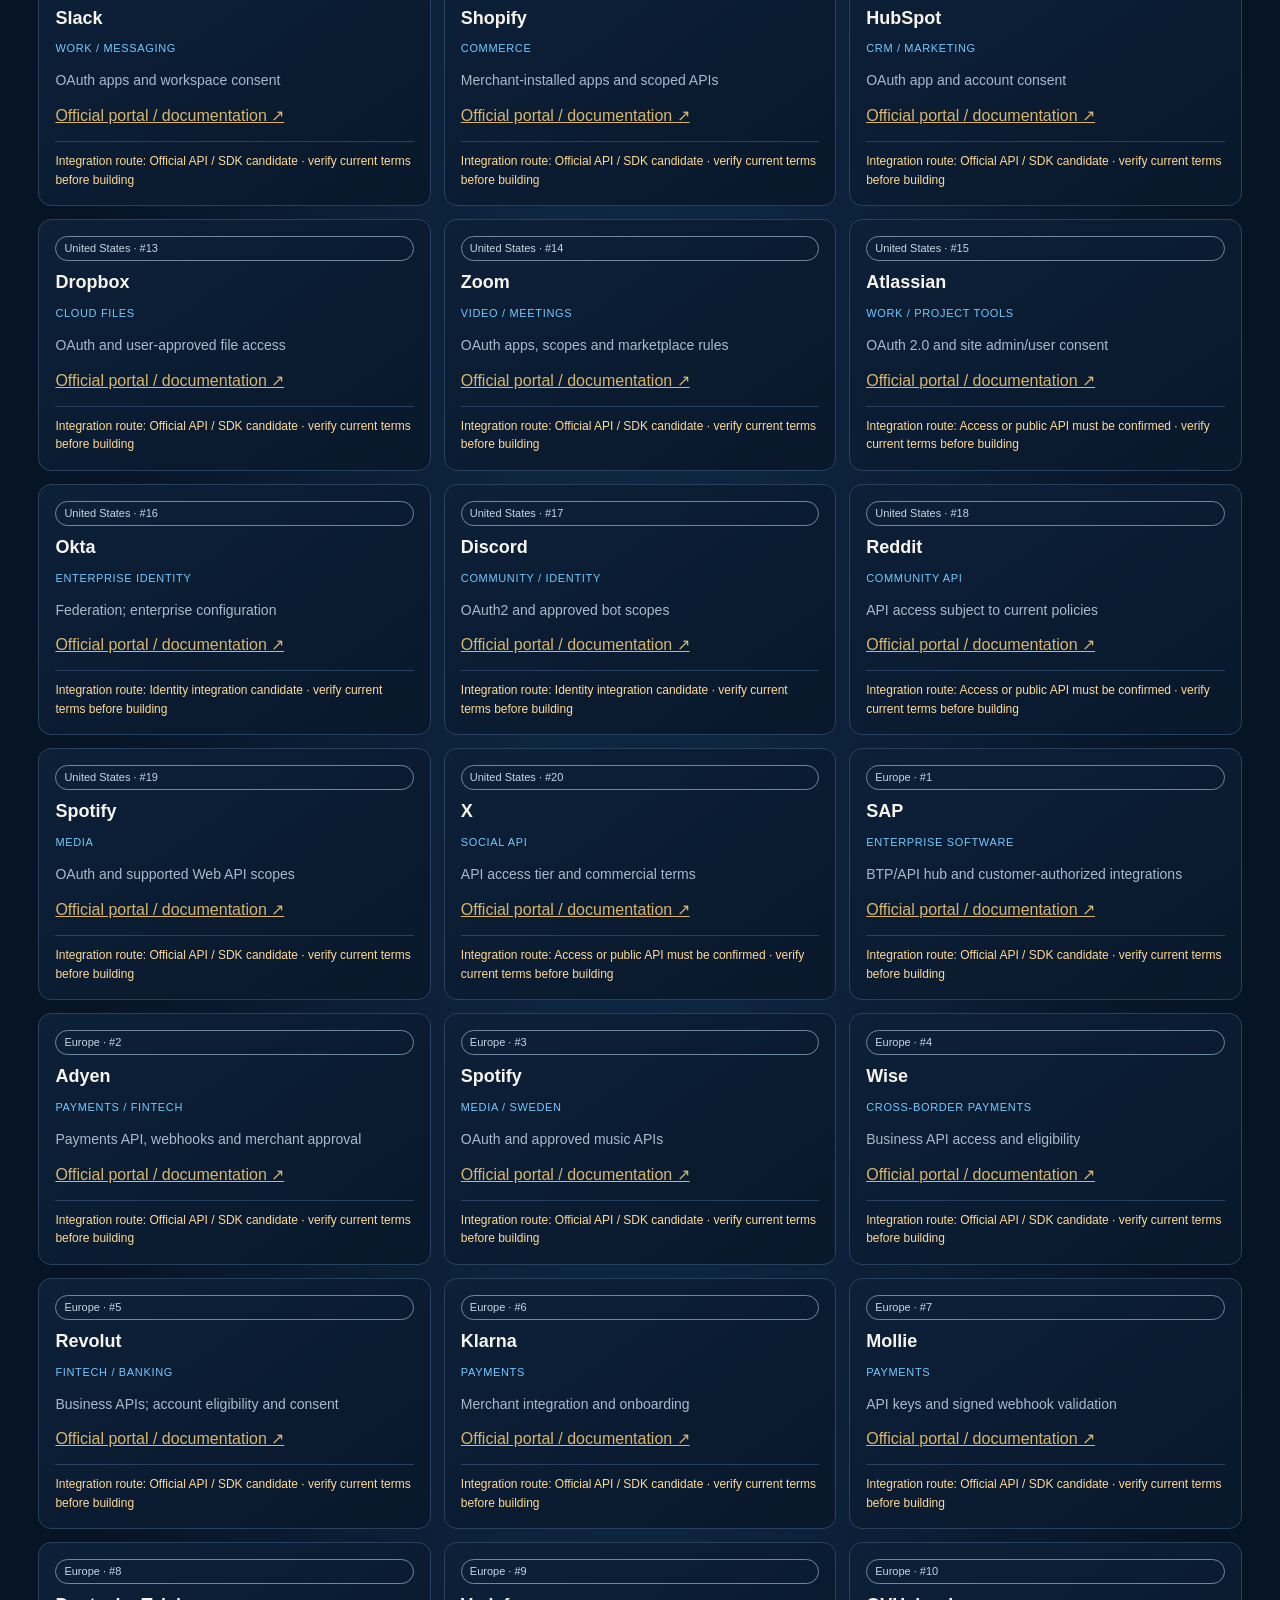
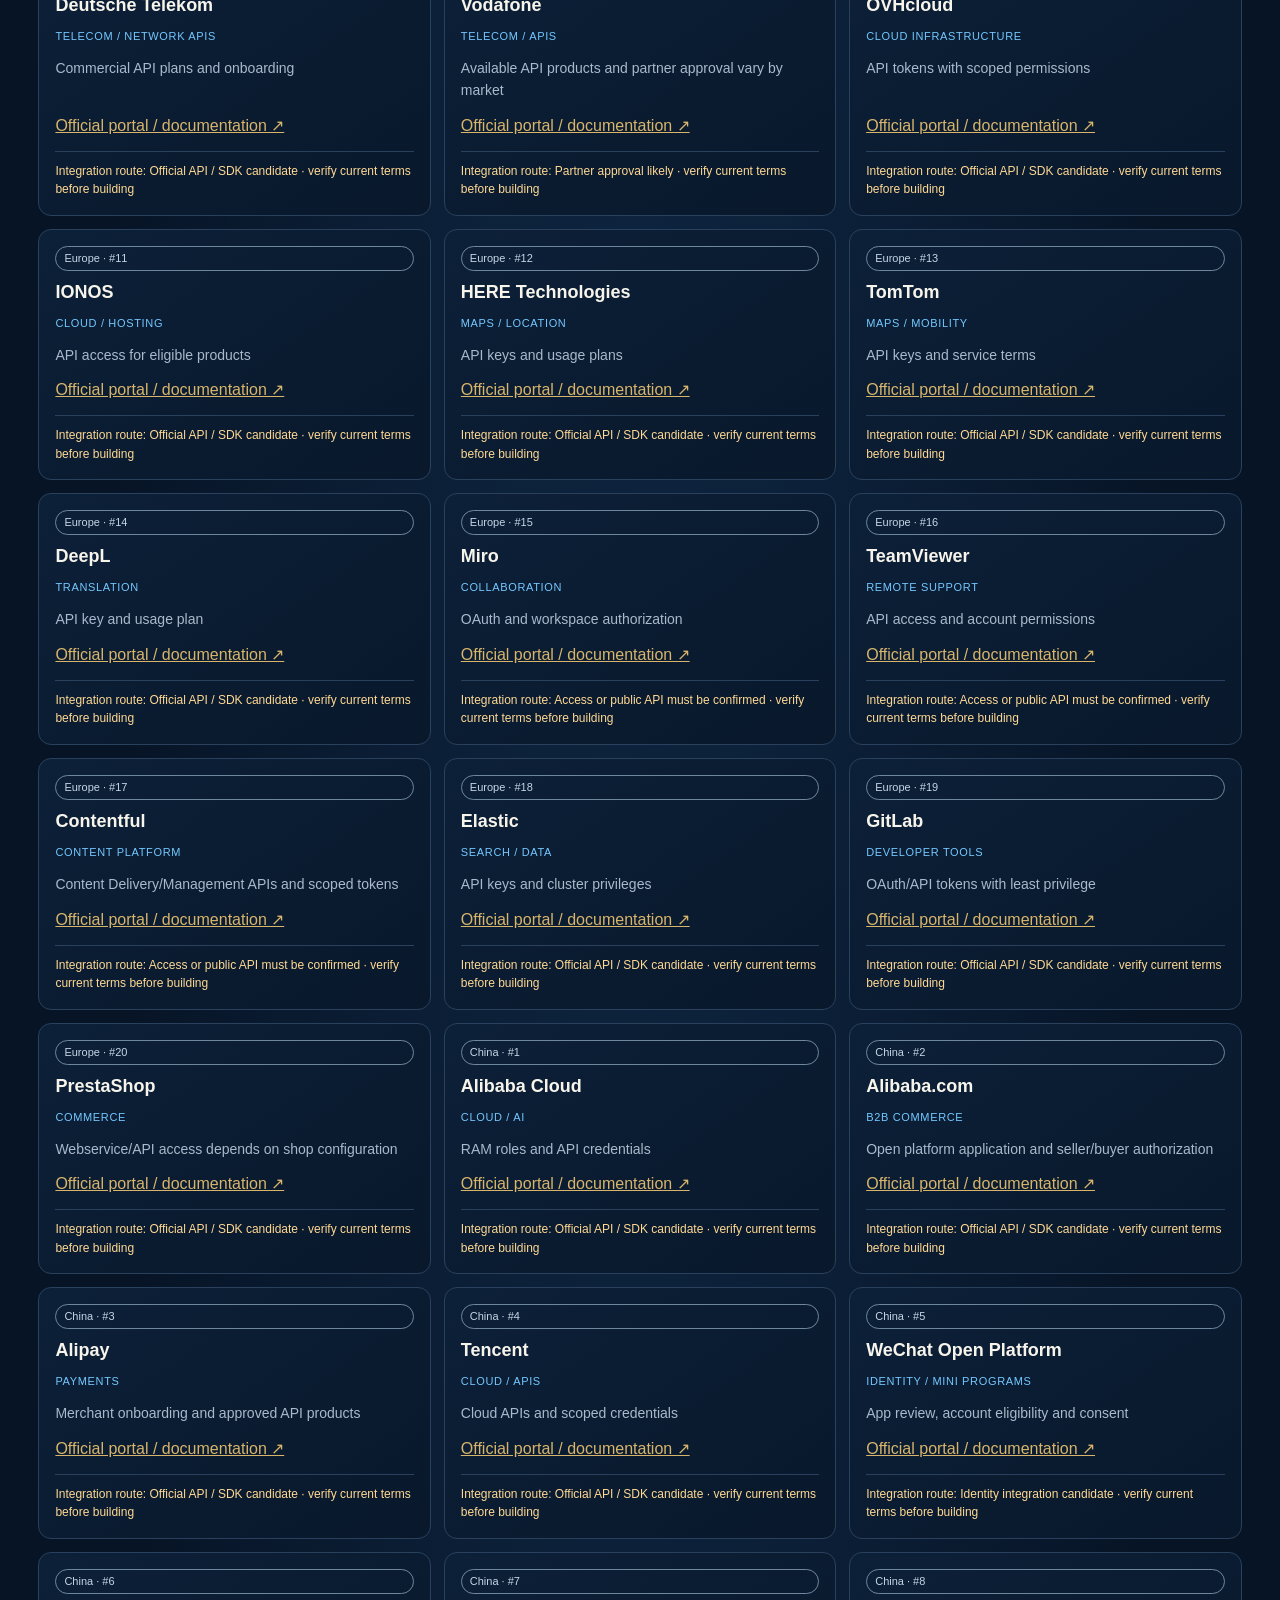
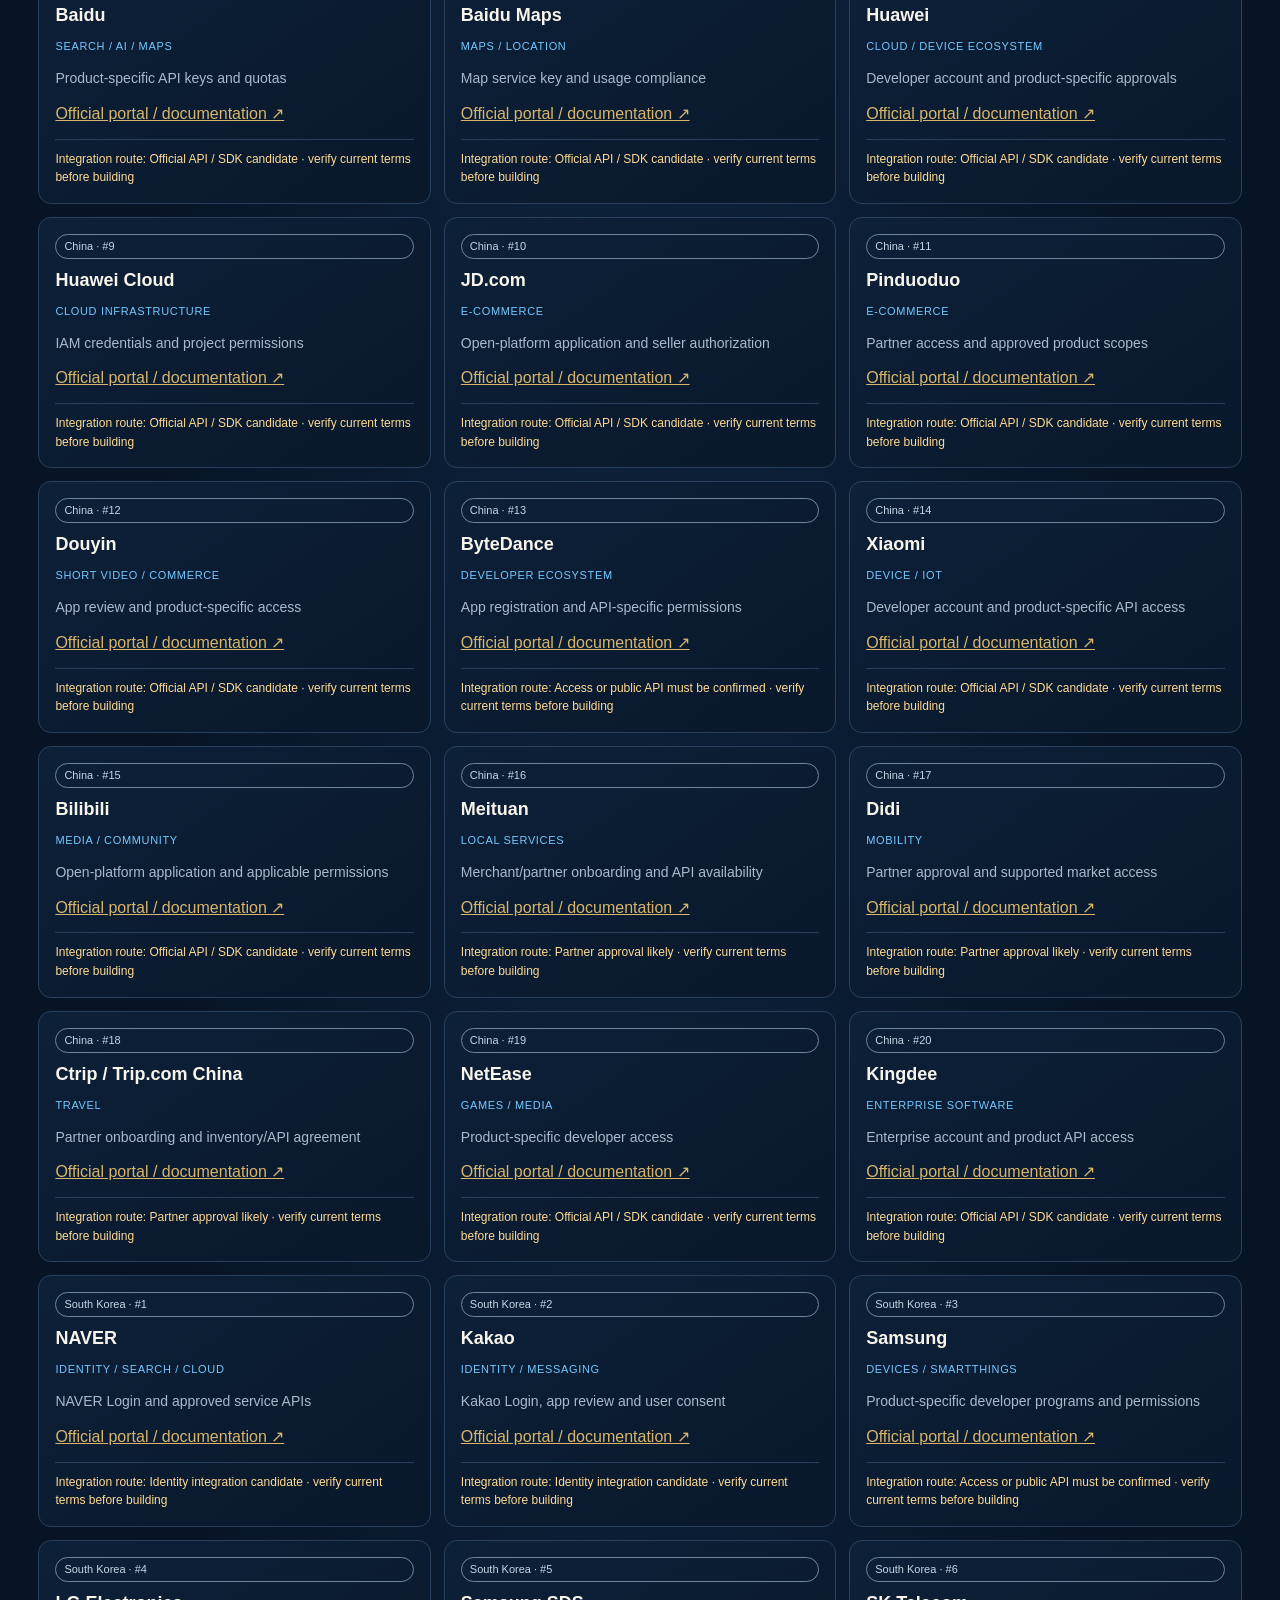
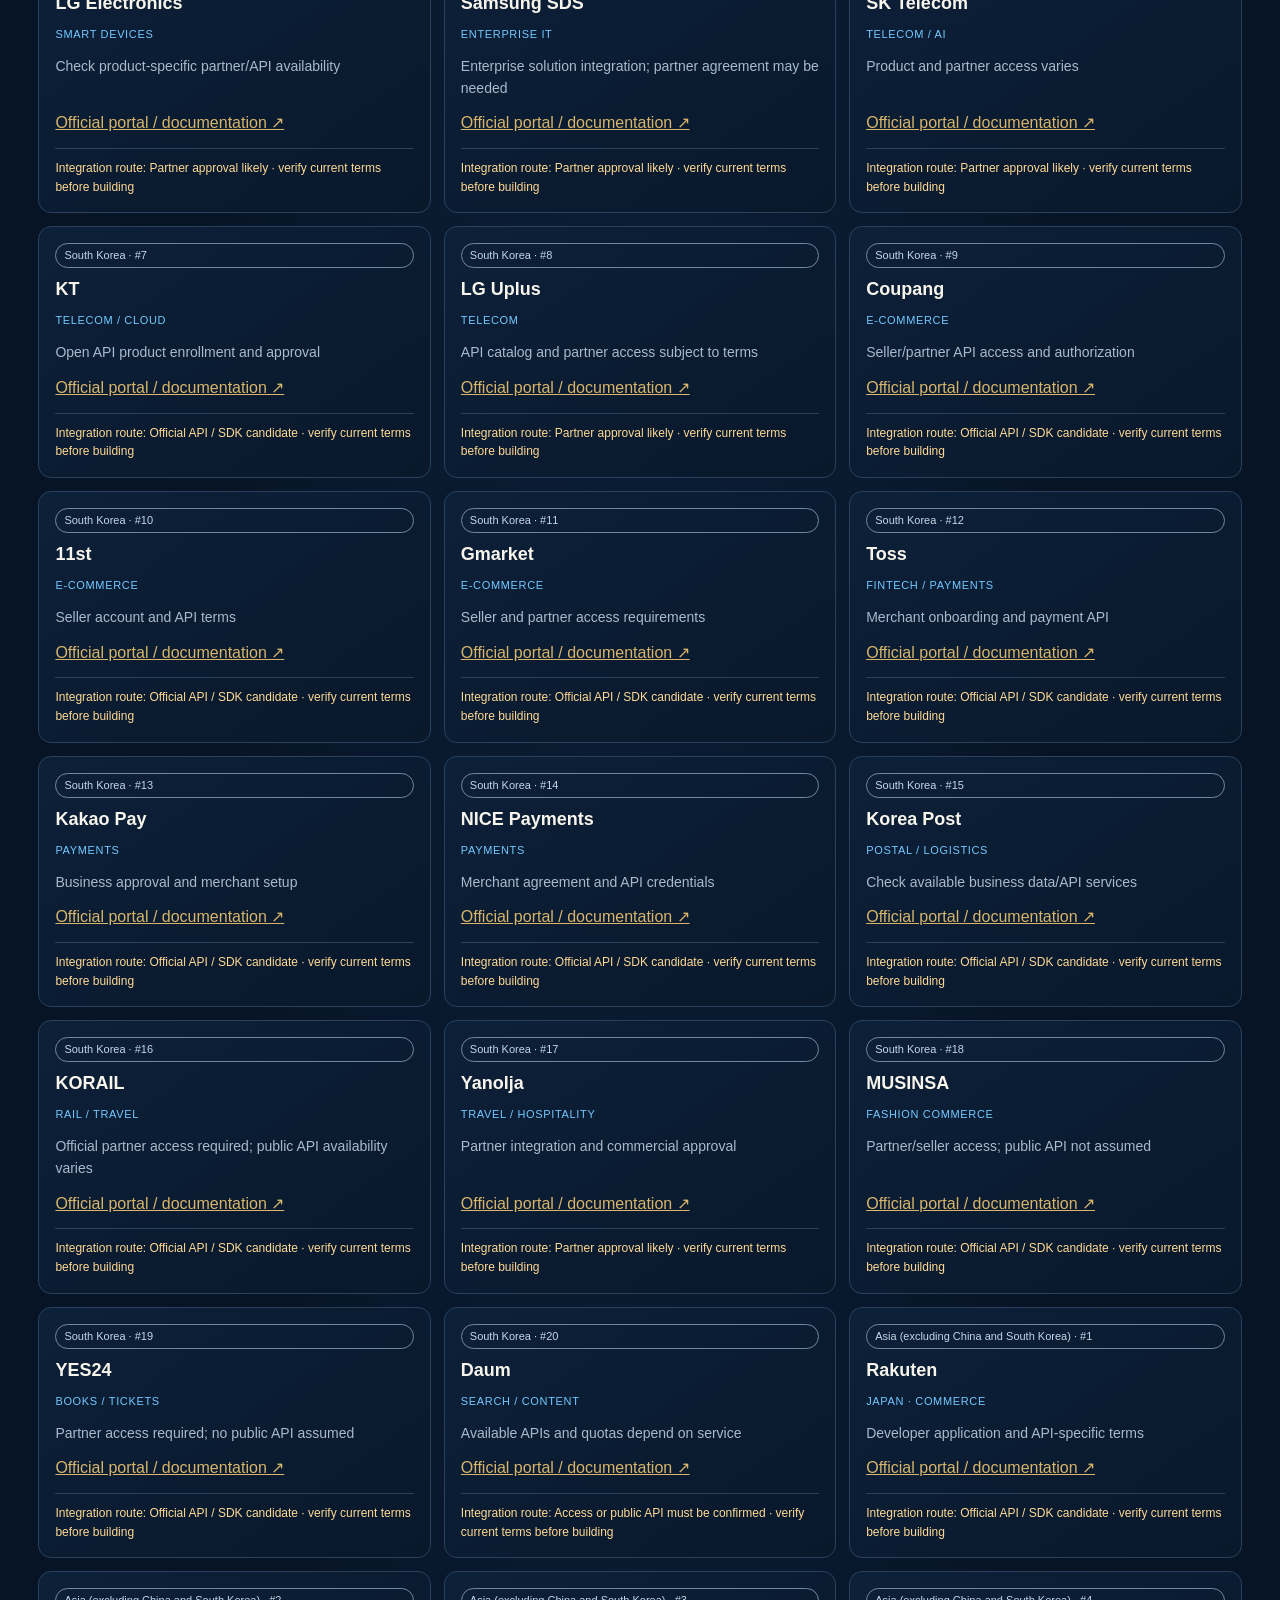
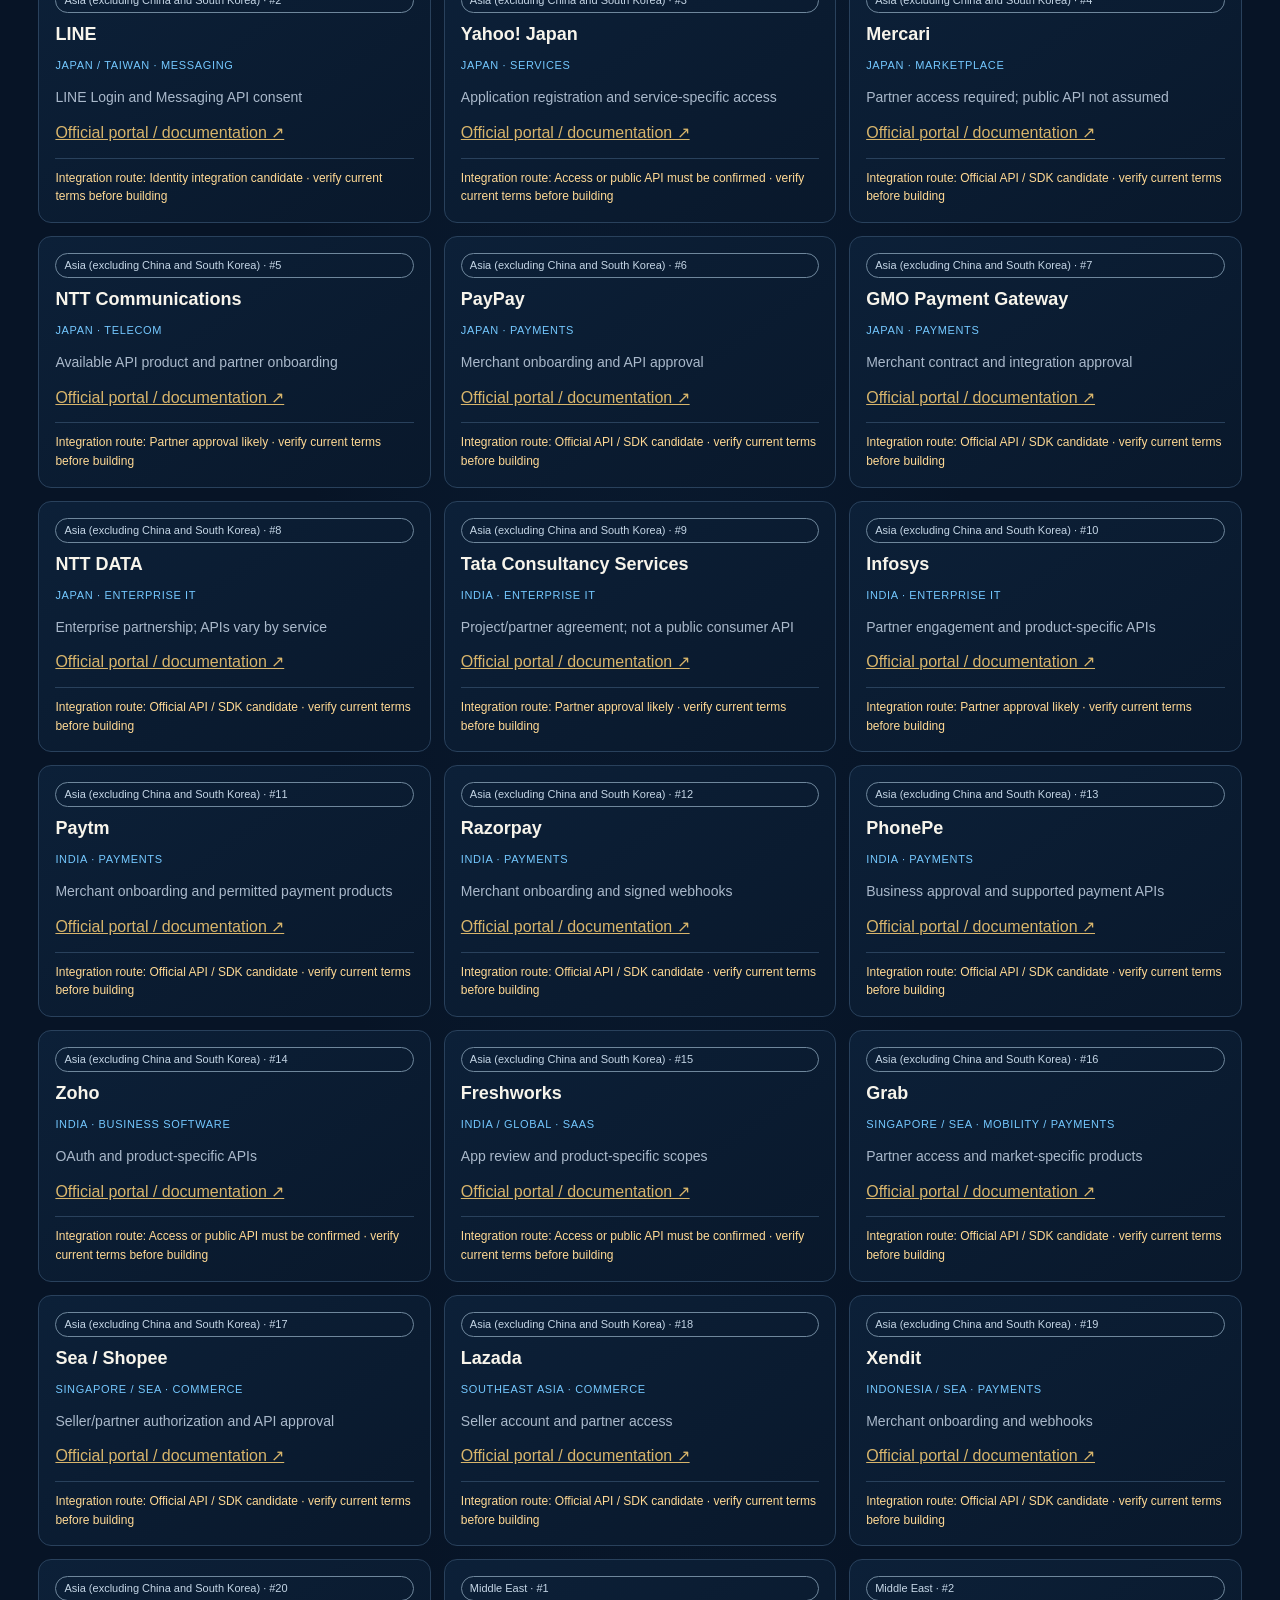
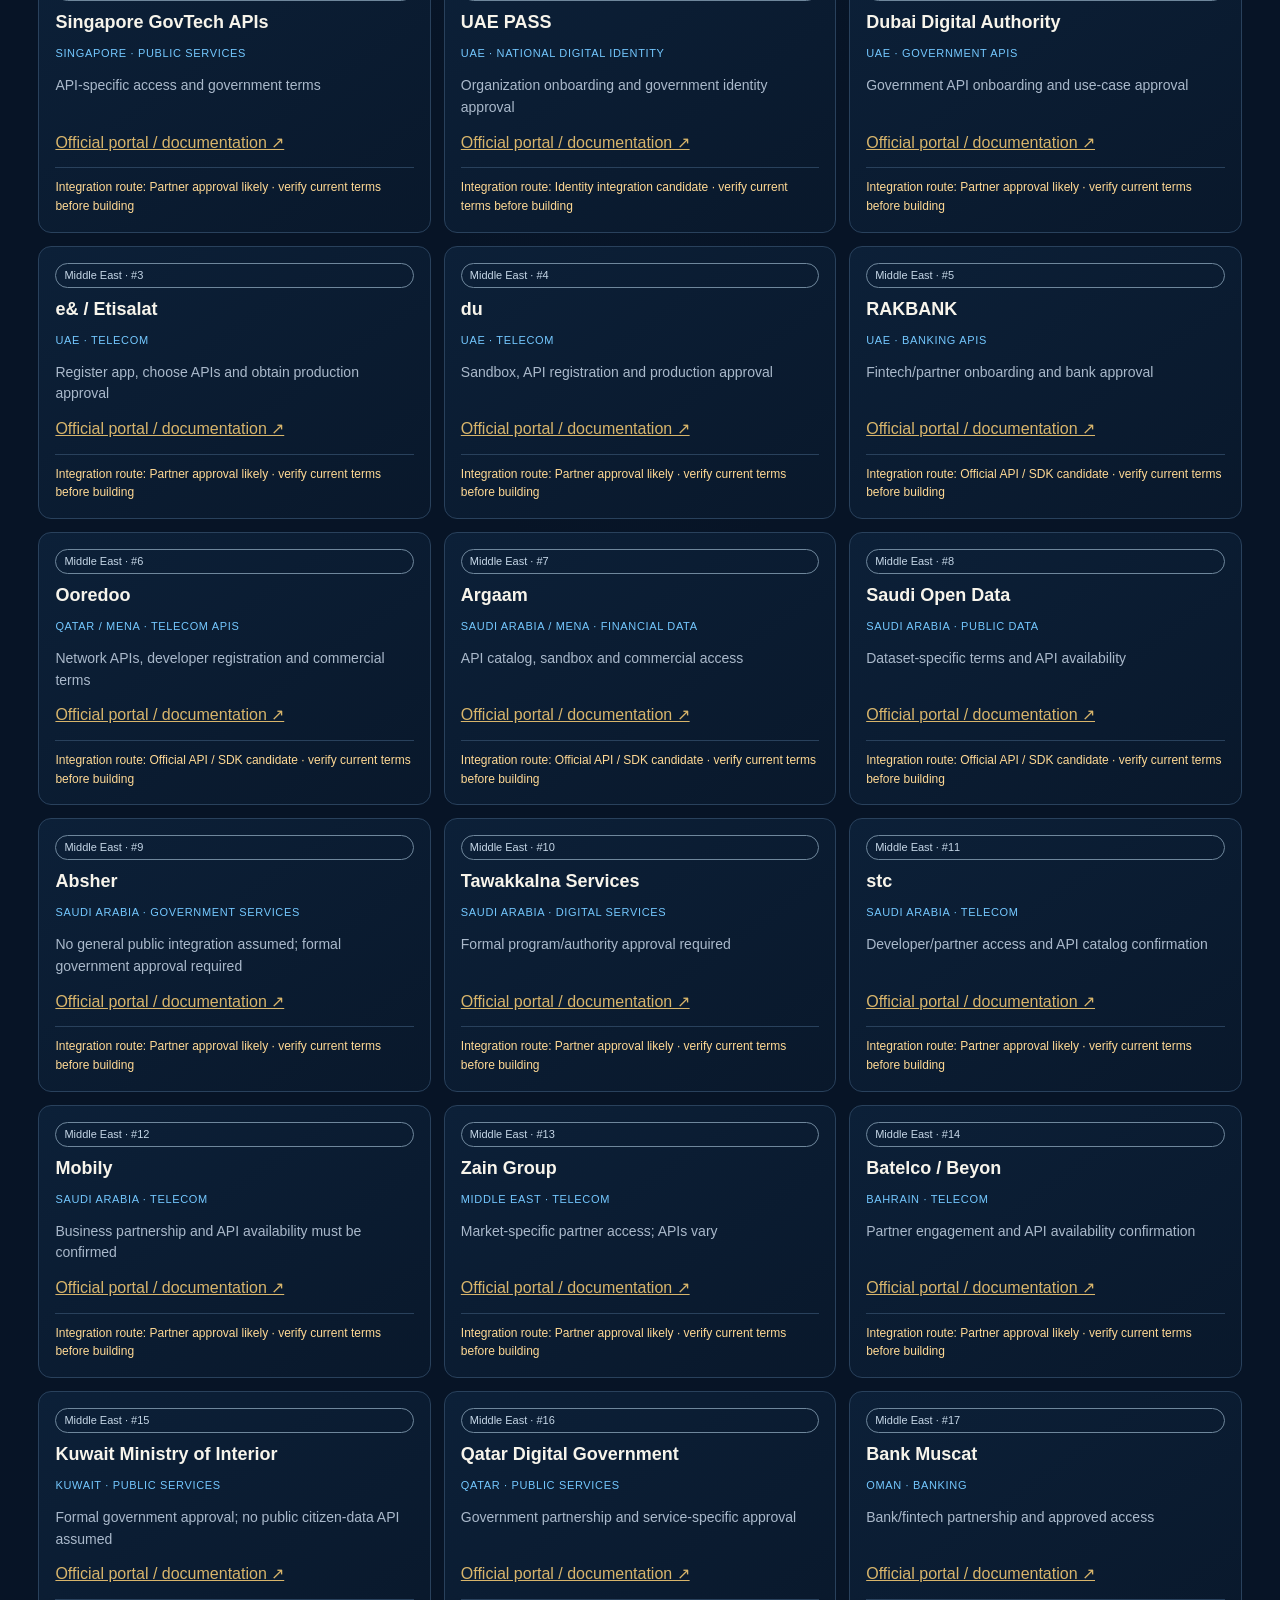
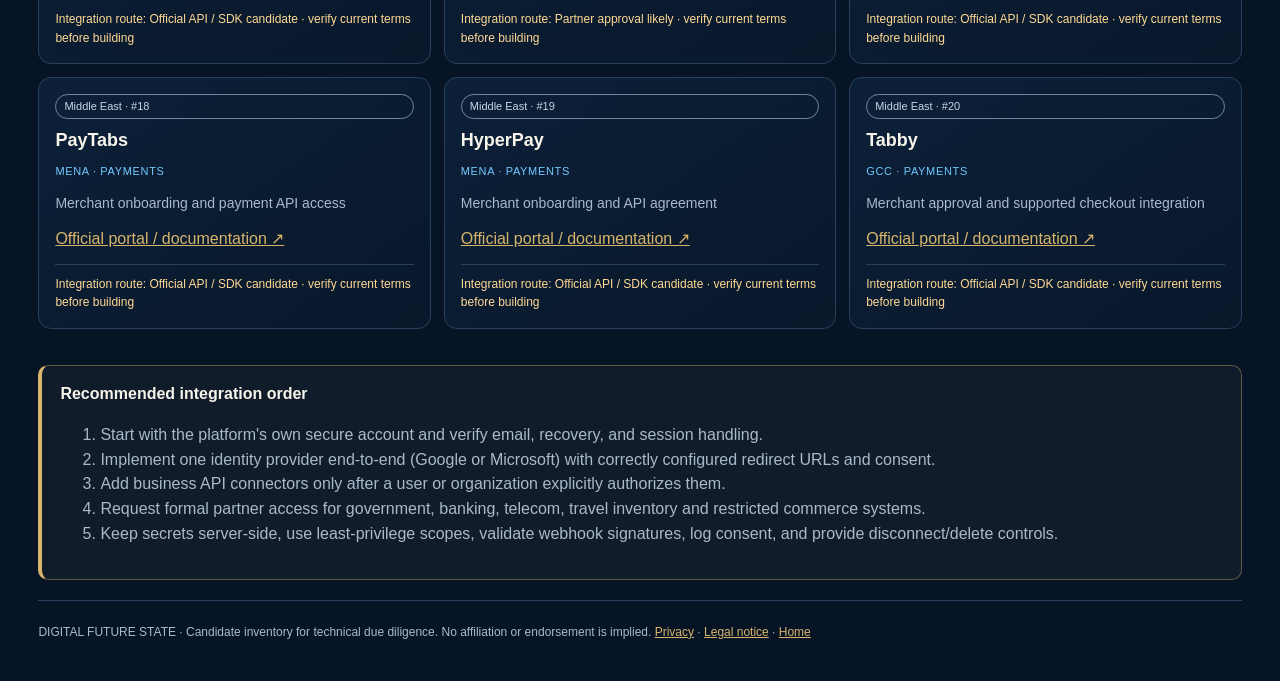
<file: integrations/global-directory.html>
<!doctype html>
<html lang="en">
<head>
<meta charset="utf-8"><meta name="viewport" content="width=device-width,initial-scale=1"><meta name="theme-color" content="#071426">
<title>120 Global Integration Candidates · DIGITAL FUTURE STATE</title>
<meta name="description" content="A regional research catalog of 120 global integration candidates, official developer portals and permission-aware integration paths for DIGITAL FUTURE STATE.">
<link rel="icon" href="/assets/favicon.svg" type="image/svg+xml">
<style>
:root{color-scheme:dark;--bg:#071426;--panel:#0c2038;--line:#29415c;--gold:#d8b56b;--muted:#aab9cb;--white:#f7f4eb;--blue:#74c8ff}
*{box-sizing:border-box}body{margin:0;background:radial-gradient(ellipse at top,#102b49,var(--bg) 62%);font:16px/1.55 Arial,sans-serif;color:var(--white)}main{width:min(1240px,94%);margin:auto}.top{padding:22px 0;border-bottom:1px solid var(--line);display:flex;justify-content:space-between;gap:14px;flex-wrap:wrap}.top a,.card a{color:var(--gold)}.hero{padding:40px 0 20px}.eyebrow{color:var(--gold);font-size:12px;letter-spacing:.16em}h1{font-size:clamp(30px,5vw,52px);line-height:1.1;margin:10px 0 14px;max-width:900px}p{color:var(--muted)}.notice{border:1px solid #d8b56b66;border-left:4px solid var(--gold);border-radius:10px;padding:16px 18px;background:#d8b56b0c;margin:20px 0;color:var(--muted)}.notice strong{color:var(--white)}.controls{display:grid;grid-template-columns:minmax(200px,1fr) minmax(200px,280px);gap:12px;margin:22px 0}.controls input,.controls select{width:100%;background:#09182b;color:var(--white);border:1px solid var(--line);border-radius:9px;padding:13px;font:inherit}.region-tabs{display:flex;gap:8px;flex-wrap:wrap;margin:12px 0 22px}.region-tabs button{background:#0c2038;color:var(--white);border:1px solid var(--line);border-radius:999px;padding:9px 13px;cursor:pointer}.region-tabs button[aria-pressed=true]{border-color:var(--gold);color:var(--gold)}.summary{color:var(--muted);font-size:14px;margin:10px 0}.grid{display:grid;grid-template-columns:repeat(3,minmax(0,1fr));gap:13px;margin:20px 0 36px}.card{border:1px solid var(--line);border-radius:13px;background:linear-gradient(145deg,#0c2038,#09182b);padding:16px;display:flex;flex-direction:column;min-height:250px;min-width:0}.card h2{font-size:18px;margin:0 0 5px}.tag{display:inline-block;color:var(--blue);font-size:11px;letter-spacing:.06em;text-transform:uppercase;margin:3px 0 8px}.card p{margin:5px 0 12px;font-size:14px}.card a{margin-top:auto;overflow-wrap:anywhere}.meta{font-size:12px;color:#ffd994;border-top:1px solid var(--line);padding-top:10px;margin-top:12px}.section-title{font-size:25px;margin:30px 0 8px}.foot{border-top:1px solid var(--line);padding:22px 0 40px;font-size:12px;color:var(--muted)}.foot a{color:var(--gold)}.pill{font-size:11px;border:1px solid #6f879c;border-radius:999px;padding:3px 8px;color:#c5d6e6;display:inline-block;margin-bottom:8px}@media(max-width:900px){.grid{grid-template-columns:repeat(2,minmax(0,1fr))}}@media(max-width:580px){.grid,.controls{grid-template-columns:1fr}.hero{padding-top:28px}}
</style></head>
<body><main>
<header class="top"><strong>DIGITAL FUTURE STATE · GLOBAL INTEGRATION RESEARCH</strong><a href="/">← Back to home</a></header>
<section class="hero"><div class="eyebrow">ONE ID · OPEN STANDARDS · PARTNER-READY</div><h1>120 global integration candidates.</h1><p>A practical research catalog spanning the United States, Europe, China, South Korea, other Asian markets and the Middle East. Each entry links to a company or service's official developer or corporate portal and records a plausible integration route to investigate.</p></section>
<div class="notice"><strong>Research status — not a partnership list.</strong><br>These 120 entries are candidates, not confirmed partners and not proof that every company offers a public API. Official documentation or corporate portals are provided for discovery; access, supported products, geographic eligibility, pricing, approval and commercial terms must be verified before implementation. We will use official APIs, OAuth/OIDC, SDKs, webhooks, standard federation protocols or approved intermediaries where offered. We will not bypass authentication, scrape restricted systems, or reverse-engineer private endpoints. Where no authorized API is available, use a deep link, user-controlled export/import, a formal partnership request or omit the integration.</div>
<div class="controls"><input id="search" type="search" placeholder="Search company, country, category, or integration method" aria-label="Search integration candidates"><select id="statusFilter" aria-label="Filter integration route"><option value="all">All integration routes</option><option value="identity">Identity / SSO</option><option value="api">Official API / SDK</option><option value="partner">Partner approval likely</option><option value="alternative">Alternative / access uncertain</option></select></div>
<div class="region-tabs" id="regionTabs" aria-label="Filter by region"></div>
<div id="summary" class="summary" aria-live="polite"></div>
<section id="catalog" class="grid" aria-label="Global integration candidates"></section>
<section class="notice"><strong>Recommended integration order</strong><ol><li>Start with the platform's own secure account and verify email, recovery, and session handling.</li><li>Implement one identity provider end-to-end (Google or Microsoft) with correctly configured redirect URLs and consent.</li><li>Add business API connectors only after a user or organization explicitly authorizes them.</li><li>Request formal partner access for government, banking, telecom, travel inventory and restricted commerce systems.</li><li>Keep secrets server-side, use least-privilege scopes, validate webhook signatures, log consent, and provide disconnect/delete controls.</li></ol></section>
<footer class="foot">DIGITAL FUTURE STATE · Candidate inventory for technical due diligence. No affiliation or endorsement is implied. <a href="/datenschutz.html">Privacy</a> · <a href="/impressum.html">Legal notice</a> · <a href="/">Home</a></footer>
</main>
<script>
const REGIONS=[{"key":"us","title":"United States","count":20,"items":[["Google","Identity / OIDC","https://developers.google.com/identity/openid-connect/openid-connect","OAuth/OIDC; user consent and app verification may apply"],["Microsoft","Identity / enterprise","https://learn.microsoft.com/en-us/entra/identity-platform/","OAuth/OIDC; tenant and app registration"],["Apple","Identity / Sign in with Apple","https://developer.apple.com/sign-in-with-apple/","OAuth/OIDC-style flow; Apple developer configuration"],["Amazon","Identity / commerce","https://developer.amazon.com/","Login with Amazon or approved commerce APIs"],["Meta","Social / messaging","https://developers.facebook.com/docs/","Only approved Facebook/Instagram APIs and permissions"],["GitHub","Developer tools","https://docs.github.com/en/apps","OAuth apps or GitHub Apps; scoped access"],["Salesforce","CRM / business data","https://developer.salesforce.com/","OAuth and organization-authorized APIs"],["Stripe","Payments","https://docs.stripe.com/api","Server-side API and signed webhooks; merchant onboarding"],["PayPal","Payments","https://developer.paypal.com/","Checkout APIs; merchant account and approvals"],["Slack","Work / messaging","https://api.slack.com/","OAuth apps and workspace consent"],["Shopify","Commerce","https://shopify.dev/docs","Merchant-installed apps and scoped APIs"],["HubSpot","CRM / marketing","https://developers.hubspot.com/","OAuth app and account consent"],["Dropbox","Cloud files","https://www.dropbox.com/developers","OAuth and user-approved file access"],["Zoom","Video / meetings","https://developers.zoom.us/","OAuth apps, scopes and marketplace rules"],["Atlassian","Work / project tools","https://developer.atlassian.com/","OAuth 2.0 and site admin/user consent"],["Okta","Enterprise identity","https://developer.okta.com/","Federation; enterprise configuration"],["Discord","Community / identity","https://discord.com/developers/docs","OAuth2 and approved bot scopes"],["Reddit","Community API","https://www.reddit.com/dev/api/","API access subject to current policies"],["Spotify","Media","https://developer.spotify.com/documentation/web-api","OAuth and supported Web API scopes"],["X","Social API","https://developer.x.com/en/docs","API access tier and commercial terms"]]},{"key":"eu","title":"Europe","count":20,"items":[["SAP","Enterprise software","https://developers.sap.com/","BTP/API hub and customer-authorized integrations"],["Adyen","Payments / fintech","https://docs.adyen.com/","Payments API, webhooks and merchant approval"],["Spotify","Media / Sweden","https://developer.spotify.com/","OAuth and approved music APIs"],["Wise","Cross-border payments","https://docs.wise.com/","Business API access and eligibility"],["Revolut","Fintech / banking","https://developer.revolut.com/","Business APIs; account eligibility and consent"],["Klarna","Payments","https://docs.klarna.com/","Merchant integration and onboarding"],["Mollie","Payments","https://docs.mollie.com/","API keys and signed webhook validation"],["Deutsche Telekom","Telecom / network APIs","https://developer.telekom.com/","Commercial API plans and onboarding"],["Vodafone","Telecom / APIs","https://developer.vodafone.com/","Available API products and partner approval vary by market"],["OVHcloud","Cloud infrastructure","https://help.ovhcloud.com/csm/en-api-getting-started?id=kb_article_view&sysparm_article=KB0042786","API tokens with scoped permissions"],["IONOS","Cloud / hosting","https://developer.hosting.ionos.com/","API access for eligible products"],["HERE Technologies","Maps / location","https://developer.here.com/","API keys and usage plans"],["TomTom","Maps / mobility","https://developer.tomtom.com/","API keys and service terms"],["DeepL","Translation","https://developers.deepl.com/","API key and usage plan"],["Miro","Collaboration","https://developers.miro.com/","OAuth and workspace authorization"],["TeamViewer","Remote support","https://www.teamviewer.com/en/global/support/knowledge-base/teamviewer-remote/developer-resources/","API access and account permissions"],["Contentful","Content platform","https://www.contentful.com/developers/docs/","Content Delivery/Management APIs and scoped tokens"],["Elastic","Search / data","https://www.elastic.co/guide/index.html","API keys and cluster privileges"],["GitLab","Developer tools","https://docs.gitlab.com/api/","OAuth/API tokens with least privilege"],["PrestaShop","Commerce","https://devdocs.prestashop-project.org/","Webservice/API access depends on shop configuration"]]},{"key":"cn","title":"China","count":20,"items":[["Alibaba Cloud","Cloud / AI","https://www.alibabacloud.com/help","RAM roles and API credentials"],["Alibaba.com","B2B commerce","https://open.alibaba.com/","Open platform application and seller/buyer authorization"],["Alipay","Payments","https://opendocs.alipay.com/","Merchant onboarding and approved API products"],["Tencent","Cloud / APIs","https://www.tencentcloud.com/document","Cloud APIs and scoped credentials"],["WeChat Open Platform","Identity / mini programs","https://developers.weixin.qq.com/","App review, account eligibility and consent"],["Baidu","Search / AI / maps","https://ai.baidu.com/","Product-specific API keys and quotas"],["Baidu Maps","Maps / location","https://lbsyun.baidu.com/","Map service key and usage compliance"],["Huawei","Cloud / device ecosystem","https://developer.huawei.com/consumer/en/","Developer account and product-specific approvals"],["Huawei Cloud","Cloud infrastructure","https://support.huaweicloud.com/intl/en-us/api-ecs/ecs_02_0001.html","IAM credentials and project permissions"],["JD.com","E-commerce","https://jos.jd.com/","Open-platform application and seller authorization"],["Pinduoduo","E-commerce","https://open.pinduoduo.com/","Partner access and approved product scopes"],["Douyin","Short video / commerce","https://developer.open-douyin.com/","App review and product-specific access"],["ByteDance","Developer ecosystem","https://developer.toutiao.com/","App registration and API-specific permissions"],["Xiaomi","Device / IoT","https://dev.mi.com/","Developer account and product-specific API access"],["Bilibili","Media / community","https://openhome.bilibili.com/","Open-platform application and applicable permissions"],["Meituan","Local services","https://open.meituan.com/","Merchant/partner onboarding and API availability"],["Didi","Mobility","https://developer.didiglobal.com/","Partner approval and supported market access"],["Ctrip / Trip.com China","Travel","https://open.ctrip.com/","Partner onboarding and inventory/API agreement"],["NetEase","Games / media","https://open.163.com/","Product-specific developer access"],["Kingdee","Enterprise software","https://open.kingdee.com/","Enterprise account and product API access"]]},{"key":"kr","title":"South Korea","count":20,"items":[["NAVER","Identity / search / cloud","https://developers.naver.com/","NAVER Login and approved service APIs"],["Kakao","Identity / messaging","https://developers.kakao.com/","Kakao Login, app review and user consent"],["Samsung","Devices / SmartThings","https://developer.samsung.com/","Product-specific developer programs and permissions"],["LG Electronics","Smart devices","https://connectsdk.com/","Check product-specific partner/API availability"],["Samsung SDS","Enterprise IT","https://www.samsungsds.com/","Enterprise solution integration; partner agreement may be needed"],["SK Telecom","Telecom / AI","https://developers.sktelecom.com/","Product and partner access varies"],["KT","Telecom / cloud","https://openapi.kt.com/","Open API product enrollment and approval"],["LG Uplus","Telecom","https://developer.lguplus.co.kr/","API catalog and partner access subject to terms"],["Coupang","E-commerce","https://developers.coupangcorp.com/","Seller/partner API access and authorization"],["11st","E-commerce","https://openapi.11st.co.kr/","Seller account and API terms"],["Gmarket","E-commerce","https://developer.gmarket.com/","Seller and partner access requirements"],["Toss","Fintech / payments","https://docs.tosspayments.com/","Merchant onboarding and payment API"],["Kakao Pay","Payments","https://developers.kakaopay.com/","Business approval and merchant setup"],["NICE Payments","Payments","https://developers.nicepay.co.kr/","Merchant agreement and API credentials"],["Korea Post","Postal / logistics","https://www.koreapost.go.kr/","Check available business data/API services"],["KORAIL","Rail / travel","https://www.letskorail.com/","Official partner access required; public API availability varies"],["Yanolja","Travel / hospitality","https://business.yanolja.com/","Partner integration and commercial approval"],["MUSINSA","Fashion commerce","https://www.musinsa.com/","Partner/seller access; public API not assumed"],["YES24","Books / tickets","https://www.yes24.com/","Partner access required; no public API assumed"],["Daum","Search / content","https://developers.daum.net/","Available APIs and quotas depend on service"]]},{"key":"asia","title":"Asia (excluding China and South Korea)","count":20,"items":[["Rakuten","Japan · commerce","https://webservice.rakuten.co.jp/","Developer application and API-specific terms"],["LINE","Japan / Taiwan · messaging","https://developers.line.biz/","LINE Login and Messaging API consent"],["Yahoo! Japan","Japan · services","https://developer.yahoo.co.jp/","Application registration and service-specific access"],["Mercari","Japan · marketplace","https://about.mercari.com/","Partner access required; public API not assumed"],["NTT Communications","Japan · telecom","https://developer.ntt.com/","Available API product and partner onboarding"],["PayPay","Japan · payments","https://developer.paypay.ne.jp/","Merchant onboarding and API approval"],["GMO Payment Gateway","Japan · payments","https://www.gmo-pg.com/en/","Merchant contract and integration approval"],["NTT DATA","Japan · enterprise IT","https://www.nttdata.com/global/en/","Enterprise partnership; APIs vary by service"],["Tata Consultancy Services","India · enterprise IT","https://www.tcs.com/","Project/partner agreement; not a public consumer API"],["Infosys","India · enterprise IT","https://www.infosys.com/","Partner engagement and product-specific APIs"],["Paytm","India · payments","https://developer.paytm.com/","Merchant onboarding and permitted payment products"],["Razorpay","India · payments","https://razorpay.com/docs/","Merchant onboarding and signed webhooks"],["PhonePe","India · payments","https://developer.phonepe.com/","Business approval and supported payment APIs"],["Zoho","India · business software","https://www.zoho.com/creator/help/api/","OAuth and product-specific APIs"],["Freshworks","India / global · SaaS","https://developers.freshworks.com/","App review and product-specific scopes"],["Grab","Singapore / SEA · mobility / payments","https://developer.grab.com/","Partner access and market-specific products"],["Sea / Shopee","Singapore / SEA · commerce","https://open.shopee.com/","Seller/partner authorization and API approval"],["Lazada","Southeast Asia · commerce","https://open.lazada.com/","Seller account and partner access"],["Xendit","Indonesia / SEA · payments","https://docs.xendit.co/","Merchant onboarding and webhooks"],["Singapore GovTech APIs","Singapore · public services","https://api.gov.sg/","API-specific access and government terms"]]},{"key":"me","title":"Middle East","count":20,"items":[["UAE PASS","UAE · national digital identity","https://docs.uaepass.ae/","Organization onboarding and government identity approval"],["Dubai Digital Authority","UAE · government APIs","https://developer.dubai.gov.ae/portal/","Government API onboarding and use-case approval"],["e& / Etisalat","UAE · telecom","https://developerhub.etisalat.ae/etisalat/serviceapis/home","Register app, choose APIs and obtain production approval"],["du","UAE · telecom","https://developer.du.ae/","Sandbox, API registration and production approval"],["RAKBANK","UAE · banking APIs","https://developer.rakbank.ae/sb/api/","Fintech/partner onboarding and bank approval"],["Ooredoo","Qatar / MENA · telecom APIs","https://developer.ooredoo.com/","Network APIs, developer registration and commercial terms"],["Argaam","Saudi Arabia / MENA · financial data","https://developer.argaam.com/","API catalog, sandbox and commercial access"],["Saudi Open Data","Saudi Arabia · public data","https://data.gov.sa/","Dataset-specific terms and API availability"],["Absher","Saudi Arabia · government services","https://www.absher.sa/","No general public integration assumed; formal government approval required"],["Tawakkalna Services","Saudi Arabia · digital services","https://ta.sdaia.gov.sa/","Formal program/authority approval required"],["stc","Saudi Arabia · telecom","https://developer.stc.com.sa/","Developer/partner access and API catalog confirmation"],["Mobily","Saudi Arabia · telecom","https://www.mobily.com.sa/","Business partnership and API availability must be confirmed"],["Zain Group","Middle East · telecom","https://www.zain.com/","Market-specific partner access; APIs vary"],["Batelco / Beyon","Bahrain · telecom","https://www.beyon.com/","Partner engagement and API availability confirmation"],["Kuwait Ministry of Interior","Kuwait · public services","https://www.moi.gov.kw/","Formal government approval; no public citizen-data API assumed"],["Qatar Digital Government","Qatar · public services","https://www.mcit.gov.qa/","Government partnership and service-specific approval"],["Bank Muscat","Oman · banking","https://www.bankmuscat.com/","Bank/fintech partnership and approved access"],["PayTabs","MENA · payments","https://site.paytabs.com/","Merchant onboarding and payment API access"],["HyperPay","MENA · payments","https://www.hyperpay.com/","Merchant onboarding and API agreement"],["Tabby","GCC · payments","https://docs.tabby.ai/","Merchant approval and supported checkout integration"]]}];
const modes=(name,cat,desc)=>{
 const lower=(name+" "+cat+" "+desc).toLowerCase();
 if(/identity|sign in|login|oidc|sso/.test(lower)) return "identity";
 if(/public api|official api|payments|cloud|maps|translation|crm|commerce|web api|developer tools|messaging|media|data|files|video|meetings|network apis|fintech|banking|enterprise software|iot/.test(lower)) return "api";
 if(/government|bank|telecom|partner|seller|approval|travel|public api not assumed|no public api|formal/.test(lower)) return "partner";
 return "alternative";
};
const all=REGIONS.flatMap(region=>region.items.map((item,i)=>({region:region.title,regionKey:region.key,number:i+1,name:item[0],category:item[1],url:item[2],route:item[3],mode:modes(item[0],item[1],item[3])})));
const tabs=document.getElementById("regionTabs"),catalog=document.getElementById("catalog"),search=document.getElementById("search"),statusFilter=document.getElementById("statusFilter"),summary=document.getElementById("summary");
let activeRegion="all";
const esc=s=>String(s).replace(/[&<>"']/g,ch=>({"&":"&amp;","<":"&lt;",">":"&gt;",'"':"&quot;","'":"&#39;"}[ch]));
function renderTabs(){const options=[{key:"all",title:"All regions · 120"},...REGIONS.map(r=>({key:r.key,title:r.title+" · "+r.count}))];tabs.innerHTML=options.map(o=>'<button type="button" data-region="'+o.key+'" aria-pressed="'+(activeRegion===o.key)+'">'+esc(o.title)+'</button>').join("");tabs.querySelectorAll("button").forEach(b=>b.addEventListener("click",()=>{activeRegion=b.dataset.region;renderTabs();render();}));}
function render(){const q=search.value.trim().toLowerCase(),mode=statusFilter.value;const rows=all.filter(x=>(activeRegion==="all"||x.regionKey===activeRegion)&&(mode==="all"||x.mode===mode)&&(x.name+" "+x.category+" "+x.route+" "+x.region).toLowerCase().includes(q));summary.textContent="Showing "+rows.length+" of "+all.length+" candidates · "+new Set(rows.map(x=>x.region)).size+" regions. Status: research candidate; no partnership is implied.";catalog.innerHTML=rows.map(x=>'<article class="card"><span class="pill">'+esc(x.region)+' · #'+x.number+'</span><h2>'+esc(x.name)+'</h2><span class="tag">'+esc(x.category)+'</span><p>'+esc(x.route)+'</p><a href="'+esc(x.url)+'" target="_blank" rel="noopener noreferrer">Official portal / documentation ↗</a><div class="meta">Integration route: '+esc(({identity:"Identity integration candidate",api:"Official API / SDK candidate",partner:"Partner approval likely",alternative:"Access or public API must be confirmed"})[x.mode])+' · verify current terms before building</div></article>').join("");if(!rows.length)catalog.innerHTML='<p>No matches. Try another search or region.</p>';}
search.addEventListener("input",render);statusFilter.addEventListener("change",render);renderTabs();render();
</script>
</body></html>
</file>
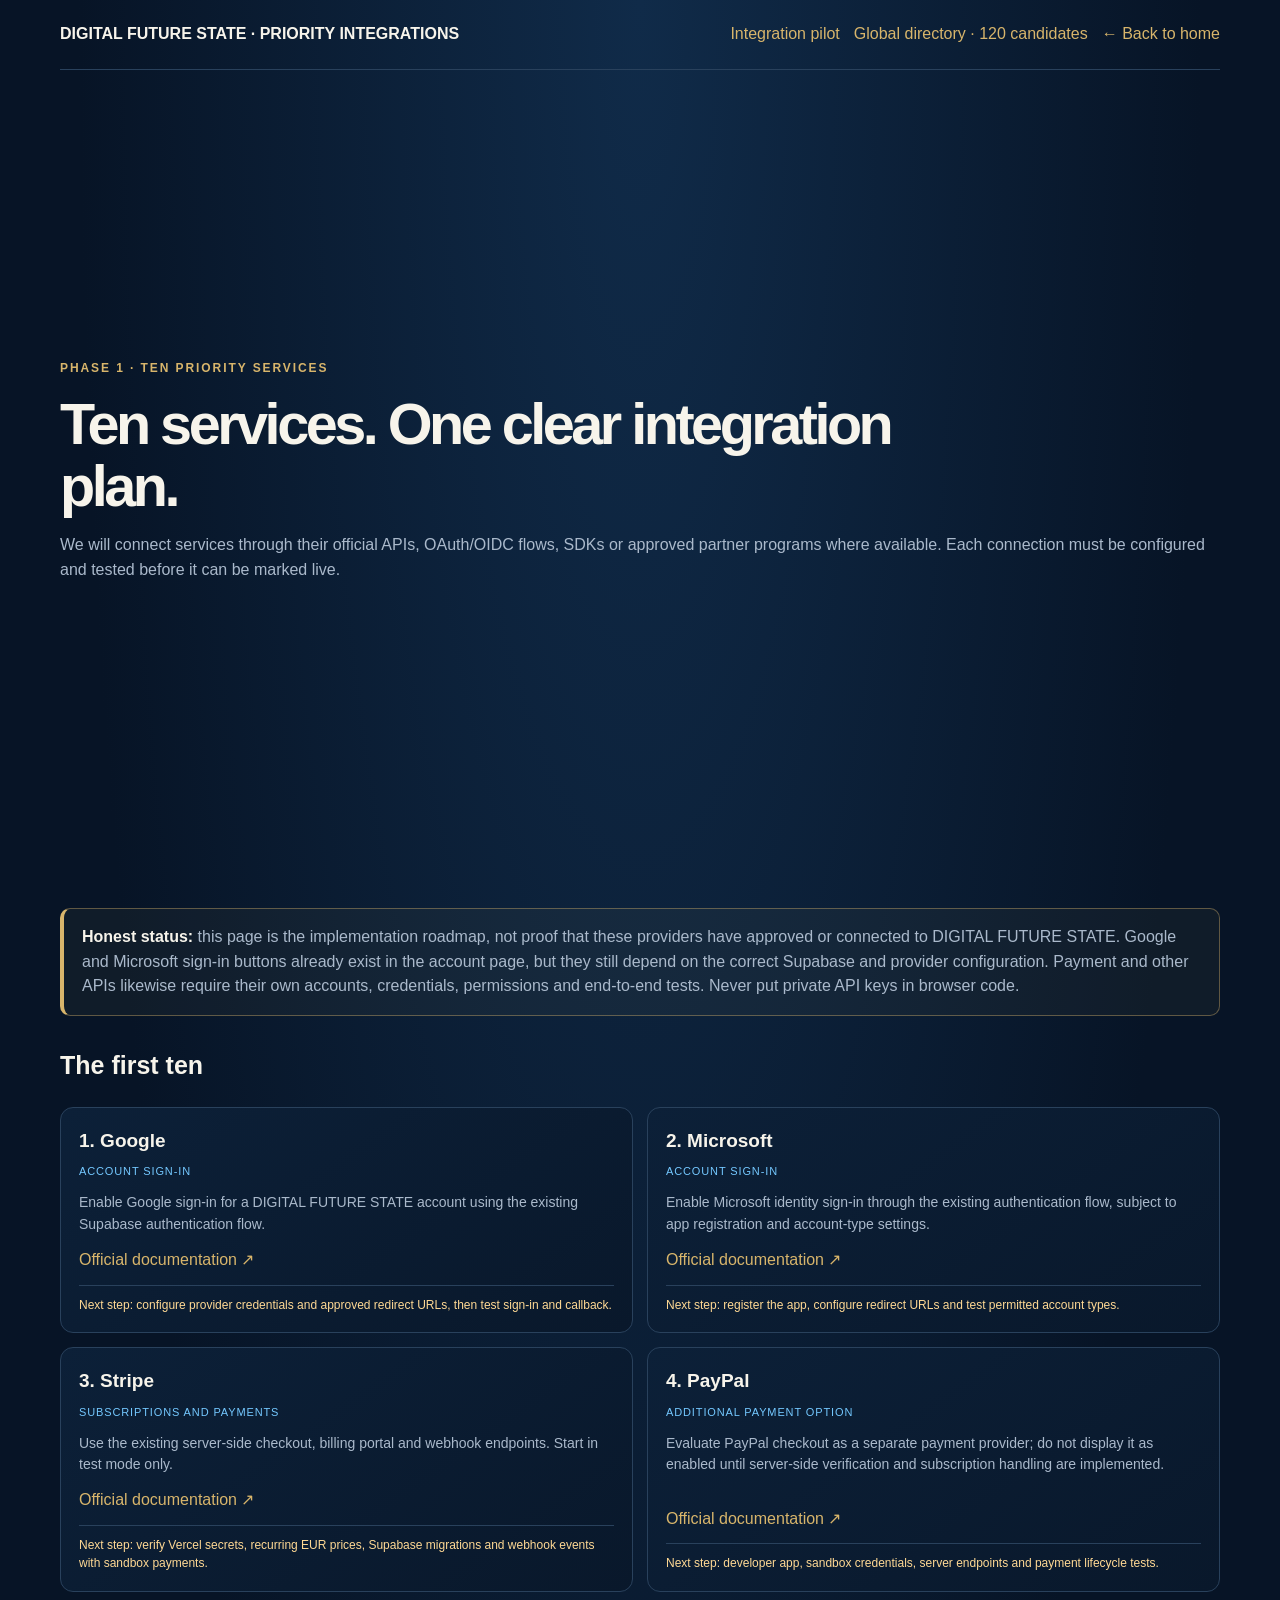
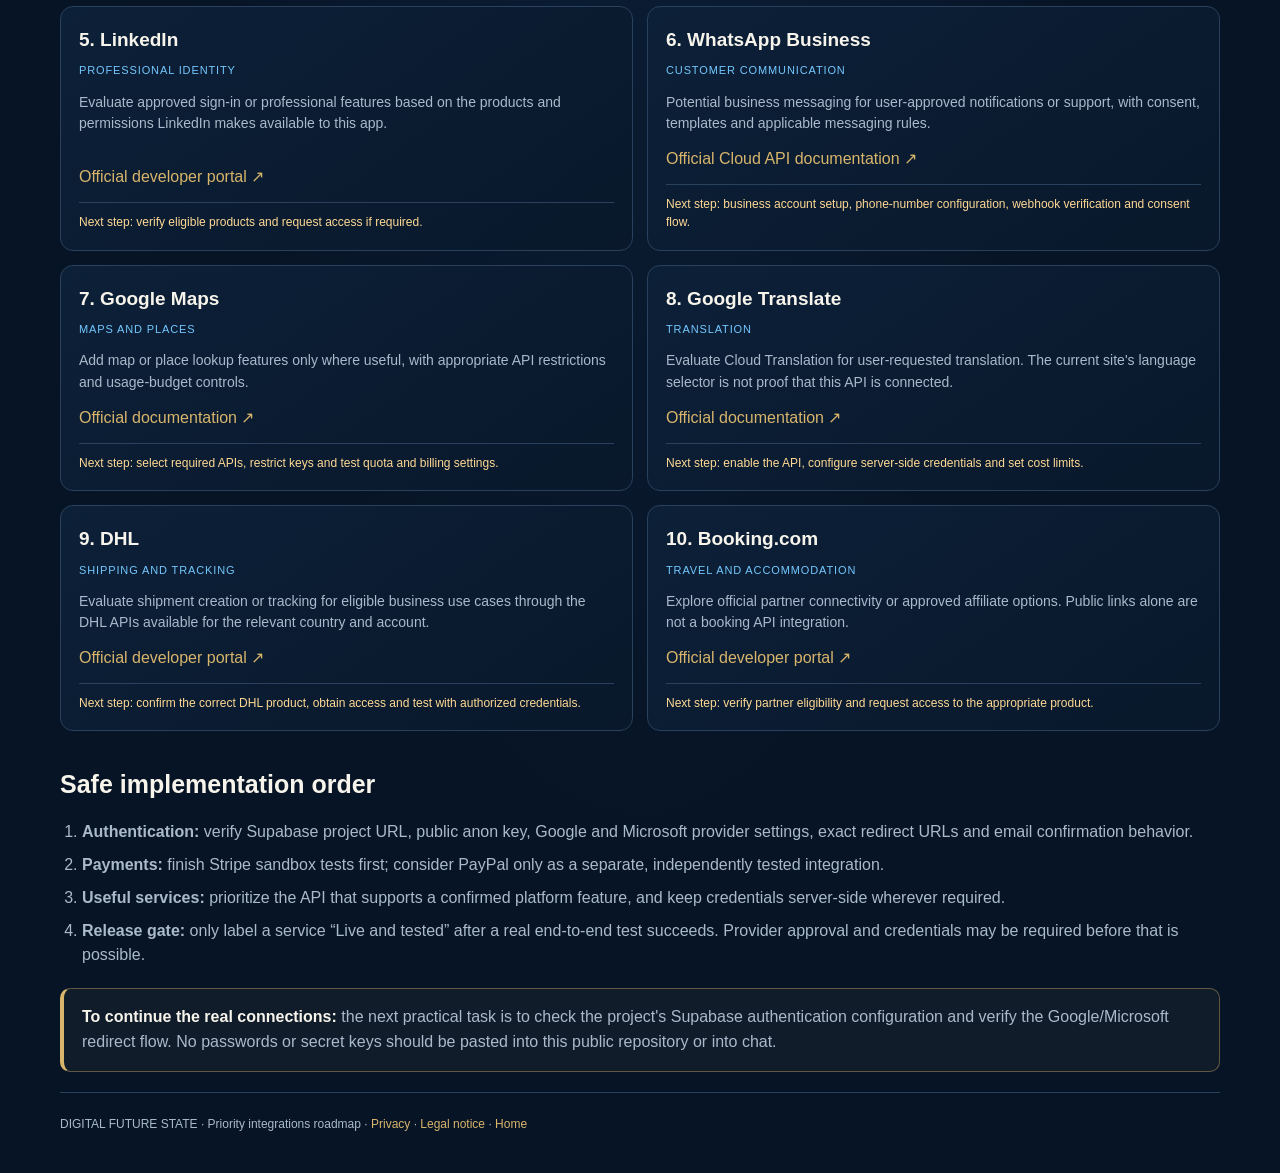
<file: integrations/priority-ten.html>
<!doctype html>
<html lang="en">
<head>
<meta charset="utf-8"><meta name="viewport" content="width=device-width,initial-scale=1">
<meta name="theme-color" content="#071426">
<title>Priority 10 Integrations | DIGITAL FUTURE STATE</title>
<meta name="description" content="The first ten priority integrations planned for DIGITAL FUTURE STATE, with official documentation and transparent implementation status.">
<link rel="icon" href="/assets/favicon.svg" type="image/svg+xml">
<link rel="stylesheet" href="/styles.css">
<style>
:root{color-scheme:dark;--bg:#071426;--panel:#0c2038;--line:#29415c;--gold:#d8b56b;--muted:#aab9cb;--white:#f7f4eb;--blue:#74c8ff}
*{box-sizing:border-box}body{margin:0;background:radial-gradient(ellipse at top,#102b49,var(--bg) 62%);font:16px/1.55 Arial,sans-serif;color:var(--white)}main{width:min(1160px,92%);margin:auto}.top{padding:22px 0;border-bottom:1px solid var(--line);display:flex;justify-content:space-between;gap:14px;flex-wrap:wrap}.top a,.card a{color:var(--gold)}.hero{padding:42px 0 20px}.eyebrow{color:var(--gold);font-size:12px;letter-spacing:.16em}h1{font-size:clamp(32px,5vw,54px);line-height:1.08;margin:10px 0 14px;max-width:900px}p{color:var(--muted)}.notice{border:1px solid #d8b56b66;border-left:4px solid var(--gold);border-radius:10px;padding:16px 18px;background:#d8b56b0c;margin:20px 0;color:var(--muted)}.notice strong{color:var(--white)}.grid{display:grid;grid-template-columns:repeat(2,minmax(0,1fr));gap:14px;margin:22px 0 34px}.card{border:1px solid var(--line);border-radius:13px;background:linear-gradient(145deg,#0c2038,#09182b);padding:18px;display:flex;flex-direction:column;min-height:220px}.card h2{font-size:19px;margin:0 0 4px}.tag{display:inline-block;color:var(--blue);font-size:11px;letter-spacing:.08em;text-transform:uppercase;margin:4px 0 8px}.card p{margin:4px 0 12px;font-size:14px}.card a{margin-top:auto;overflow-wrap:anywhere}.status{font-size:12px;color:#ffd994;border-top:1px solid var(--line);padding-top:10px;margin-top:12px}.section-title{font-size:25px;margin:30px 0 8px}.steps{padding-left:22px;color:var(--muted)}.steps li{margin:8px 0}.foot{border-top:1px solid var(--line);padding:22px 0 40px;font-size:12px;color:var(--muted)}.foot a{color:var(--gold)}@media(max-width:650px){.grid{grid-template-columns:1fr}.hero{padding-top:30px}}
</style>
</head>
<body><main>
<header class="top"><strong>DIGITAL FUTURE STATE · PRIORITY INTEGRATIONS</strong><nav style="display:flex;gap:14px;flex-wrap:wrap"><a href="/integrations/">Integration pilot</a><a href="/integrations/global-directory.html">Global directory · 120 candidates</a><a href="/">← Back to home</a></nav></header>
<section class="hero"><div class="eyebrow">PHASE 1 · TEN PRIORITY SERVICES</div><h1>Ten services. One clear integration plan.</h1><p>We will connect services through their official APIs, OAuth/OIDC flows, SDKs or approved partner programs where available. Each connection must be configured and tested before it can be marked live.</p></section>
<div class="notice"><strong>Honest status:</strong> this page is the implementation roadmap, not proof that these providers have approved or connected to DIGITAL FUTURE STATE. Google and Microsoft sign-in buttons already exist in the account page, but they still depend on the correct Supabase and provider configuration. Payment and other APIs likewise require their own accounts, credentials, permissions and end-to-end tests. Never put private API keys in browser code.</div>
<h2 class="section-title">The first ten</h2>
<section class="grid" aria-label="Ten priority integration services">
<article class="card"><h2>1. Google</h2><span class="tag">Account sign-in</span><p>Enable Google sign-in for a DIGITAL FUTURE STATE account using the existing Supabase authentication flow.</p><a href="https://developers.google.com/identity/openid-connect/openid-connect" target="_blank" rel="noopener noreferrer">Official documentation ↗</a><div class="status">Next step: configure provider credentials and approved redirect URLs, then test sign-in and callback.</div></article>
<article class="card"><h2>2. Microsoft</h2><span class="tag">Account sign-in</span><p>Enable Microsoft identity sign-in through the existing authentication flow, subject to app registration and account-type settings.</p><a href="https://learn.microsoft.com/en-us/entra/identity-platform/v2-protocols-oidc" target="_blank" rel="noopener noreferrer">Official documentation ↗</a><div class="status">Next step: register the app, configure redirect URLs and test permitted account types.</div></article>
<article class="card"><h2>3. Stripe</h2><span class="tag">Subscriptions and payments</span><p>Use the existing server-side checkout, billing portal and webhook endpoints. Start in test mode only.</p><a href="https://docs.stripe.com/payments/checkout" target="_blank" rel="noopener noreferrer">Official documentation ↗</a><div class="status">Next step: verify Vercel secrets, recurring EUR prices, Supabase migrations and webhook events with sandbox payments.</div></article>
<article class="card"><h2>4. PayPal</h2><span class="tag">Additional payment option</span><p>Evaluate PayPal checkout as a separate payment provider; do not display it as enabled until server-side verification and subscription handling are implemented.</p><a href="https://developer.paypal.com/docs/checkout/" target="_blank" rel="noopener noreferrer">Official documentation ↗</a><div class="status">Next step: developer app, sandbox credentials, server endpoints and payment lifecycle tests.</div></article>
<article class="card"><h2>5. LinkedIn</h2><span class="tag">Professional identity</span><p>Evaluate approved sign-in or professional features based on the products and permissions LinkedIn makes available to this app.</p><a href="https://developer.linkedin.com/" target="_blank" rel="noopener noreferrer">Official developer portal ↗</a><div class="status">Next step: verify eligible products and request access if required.</div></article>
<article class="card"><h2>6. WhatsApp Business</h2><span class="tag">Customer communication</span><p>Potential business messaging for user-approved notifications or support, with consent, templates and applicable messaging rules.</p><a href="https://developers.facebook.com/docs/whatsapp/cloud-api/" target="_blank" rel="noopener noreferrer">Official Cloud API documentation ↗</a><div class="status">Next step: business account setup, phone-number configuration, webhook verification and consent flow.</div></article>
<article class="card"><h2>7. Google Maps</h2><span class="tag">Maps and places</span><p>Add map or place lookup features only where useful, with appropriate API restrictions and usage-budget controls.</p><a href="https://developers.google.com/maps/documentation" target="_blank" rel="noopener noreferrer">Official documentation ↗</a><div class="status">Next step: select required APIs, restrict keys and test quota and billing settings.</div></article>
<article class="card"><h2>8. Google Translate</h2><span class="tag">Translation</span><p>Evaluate Cloud Translation for user-requested translation. The current site's language selector is not proof that this API is connected.</p><a href="https://cloud.google.com/translate/docs" target="_blank" rel="noopener noreferrer">Official documentation ↗</a><div class="status">Next step: enable the API, configure server-side credentials and set cost limits.</div></article>
<article class="card"><h2>9. DHL</h2><span class="tag">Shipping and tracking</span><p>Evaluate shipment creation or tracking for eligible business use cases through the DHL APIs available for the relevant country and account.</p><a href="https://developer.dhl.com/" target="_blank" rel="noopener noreferrer">Official developer portal ↗</a><div class="status">Next step: confirm the correct DHL product, obtain access and test with authorized credentials.</div></article>
<article class="card"><h2>10. Booking.com</h2><span class="tag">Travel and accommodation</span><p>Explore official partner connectivity or approved affiliate options. Public links alone are not a booking API integration.</p><a href="https://developers.booking.com/" target="_blank" rel="noopener noreferrer">Official developer portal ↗</a><div class="status">Next step: verify partner eligibility and request access to the appropriate product.</div></article>
</section>
<h2 class="section-title">Safe implementation order</h2>
<ol class="steps"><li><strong>Authentication:</strong> verify Supabase project URL, public anon key, Google and Microsoft provider settings, exact redirect URLs and email confirmation behavior.</li><li><strong>Payments:</strong> finish Stripe sandbox tests first; consider PayPal only as a separate, independently tested integration.</li><li><strong>Useful services:</strong> prioritize the API that supports a confirmed platform feature, and keep credentials server-side wherever required.</li><li><strong>Release gate:</strong> only label a service “Live and tested” after a real end-to-end test succeeds. Provider approval and credentials may be required before that is possible.</li></ol>
<div class="notice"><strong>To continue the real connections:</strong> the next practical task is to check the project's Supabase authentication configuration and verify the Google/Microsoft redirect flow. No passwords or secret keys should be pasted into this public repository or into chat.</div>
<footer class="foot">DIGITAL FUTURE STATE · Priority integrations roadmap · <a href="/datenschutz.html">Privacy</a> · <a href="/impressum.html">Legal notice</a> · <a href="/">Home</a></footer>
</main></body></html>
</file>
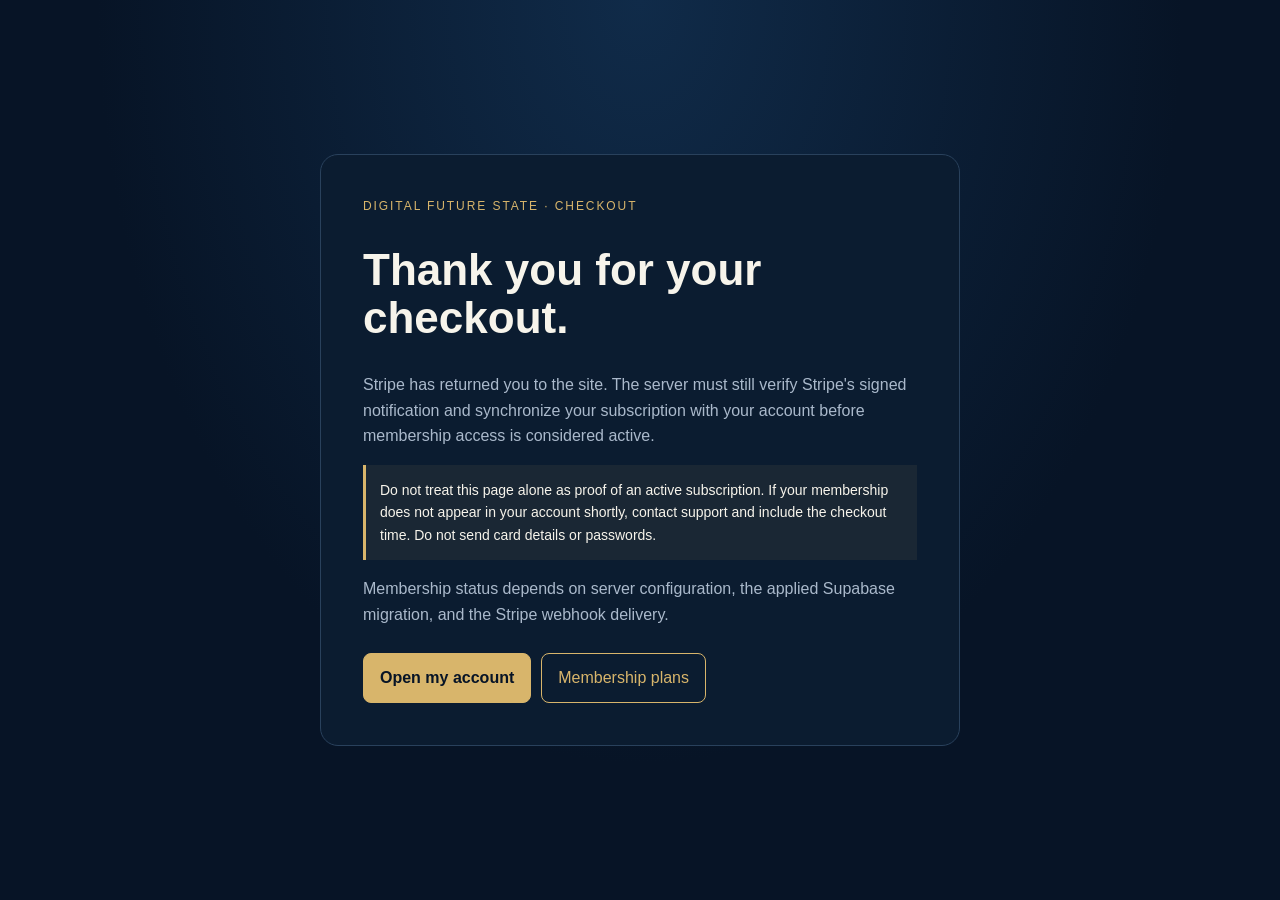
<file: membership/success.html>
<!doctype html>
<html lang="en">
<head><meta charset="utf-8"><meta name="viewport" content="width=device-width,initial-scale=1"><meta name="theme-color" content="#071426"><title>Checkout submitted | DIGITAL FUTURE STATE</title>
<style>:root{color-scheme:dark;--bg:#071426;--panel:#0c2038;--line:#29415c;--gold:#d8b56b;--muted:#aab9cb;--white:#f7f4eb}*{box-sizing:border-box}body{margin:0;min-height:100vh;display:grid;place-items:center;padding:22px;background:radial-gradient(ellipse at top,#102b49,var(--bg) 60%);font:16px/1.6 Arial,sans-serif;color:var(--white)}main{width:min(640px,100%);border:1px solid var(--line);border-radius:18px;background:#0b1c30;padding:clamp(22px,5vw,42px)}.eyebrow{color:var(--gold);font-size:12px;letter-spacing:.16em}h1{font-size:clamp(30px,6vw,44px);line-height:1.1}p{color:var(--muted)}.note{padding:14px;border-left:3px solid var(--gold);background:#d8b56b12;font-size:14px}.btn{display:inline-block;margin:10px 10px 0 0;padding:11px 16px;border:1px solid var(--gold);border-radius:8px;color:var(--gold);text-decoration:none}.btn.primary{background:var(--gold);color:#071426;font-weight:bold}</style></head>
<body><main><div class="eyebrow">DIGITAL FUTURE STATE · CHECKOUT</div><h1>Thank you for your checkout.</h1>
<p>Stripe has returned you to the site. The server must still verify Stripe's signed notification and synchronize your subscription with your account before membership access is considered active.</p>
<div class="note">Do not treat this page alone as proof of an active subscription. If your membership does not appear in your account shortly, contact support and include the checkout time. Do not send card details or passwords.</div>
<p>Membership status depends on server configuration, the applied Supabase migration, and the Stripe webhook delivery.</p><a class="btn primary" href="/account/">Open my account</a><a class="btn" href="/membership/">Membership plans</a></main></body></html>
</file>
<file: styles.css>
:root{--bg:#061326;--bg2:#091a30;--panel:#0d2038;--panel2:#102641;--gold:#d9b66b;--gold2:#f1d99b;--cyan:#79d9e9;--text:#f4f5f7;--muted:#9aabc0;--line:rgba(201,220,242,.13);--radius:18px;--shadow:0 24px 80px rgba(0,0,0,.28)}*{box-sizing:border-box}html{scroll-behavior:smooth;scroll-padding-top:92px}body{margin:0;background:radial-gradient(ellipse at 80% 0%,rgba(28,81,122,.18),transparent 38%),var(--bg);color:var(--text);font-family:"DM Sans",sans-serif;line-height:1.6}a{color:inherit;text-decoration:none}button,input,select,textarea{font:inherit}button{cursor:pointer}.site-header{height:82px;padding:0 clamp(20px,5vw,78px);display:flex;align-items:center;justify-content:space-between;border-bottom:1px solid var(--line);background:rgba(6,19,38,.88);backdrop-filter:blur(16px);position:sticky;top:0;z-index:20}.brand{display:inline-flex;align-items:center;gap:11px}.brand-mark{display:grid;place-items:center;width:43px;height:43px;border:1px solid rgba(217,182,107,.65);border-radius:12px;color:var(--gold2);font:800 17px Manrope;letter-spacing:-2px;overflow:hidden}.brand-mark>img{display:block;width:100%;height:100%;object-fit:contain;border-radius:inherit}.brand-mark span{color:var(--cyan)}.brand-copy{display:flex;flex-direction:column;line-height:1.35;letter-spacing:1.1px}.brand-copy b{font:800 12px Manrope}.brand-copy small{font-size:8px;letter-spacing:1.7px;color:var(--muted)}#mainNav{display:flex;align-items:center;gap:clamp(9px,1.15vw,16px);font-size:11px;color:#d0d9e5}#mainNav>a{white-space:nowrap}#mainNav .language-control{flex-shrink:0}#mainNav a:hover,.legal-links a:hover,.legal-links button:hover{color:var(--gold2)}.menu-toggle{display:none;background:none;color:white;border:1px solid var(--line);border-radius:8px;padding:8px 11px}.section-wrap{width:min(1200px,calc(100% - 48px));margin-inline:auto}.hero{min-height:650px;padding-top:86px;display:grid;grid-template-columns:1.03fr .97fr;align-items:center;gap:28px;position:relative}.hero-copy{position:relative;z-index:2;padding-bottom:65px}.eyebrow{font-size:10px;font-weight:700;letter-spacing:2.2px;color:var(--gold);display:flex;align-items:center;gap:10px}.pulse{width:7px;height:7px;background:var(--cyan);border-radius:50%;box-shadow:0 0 13px var(--cyan)}h1,h2,h3,p{margin-top:0}h1,h2,h3{font-family:Manrope,sans-serif}h1{font-size:clamp(43px,5.4vw,74px);letter-spacing:-3.5px;line-height:1.08;margin:24px 0}h1 span,h2 span{color:var(--gold2)}.hero-lead{font-size:18px;font-weight:600;margin-bottom:9px}.muted{color:var(--muted);font-size:14px;line-height:1.9;max-width:540px}.hero-actions{display:flex;align-items:center;gap:25px;margin-top:29px}.btn{border:1px solid transparent;border-radius:9px;padding:14px 20px;display:inline-flex;align-items:center;justify-content:center;gap:18px;font-weight:700;font-size:12px;transition:transform .2s,background .2s;cursor:pointer}.btn:hover{transform:translateY(-2px)}.btn-gold{background:linear-gradient(135deg,var(--gold2),var(--gold));color:#101b2b;box-shadow:0 9px 25px rgba(217,182,107,.12)}.btn-outline{border-color:rgba(217,182,107,.5);background:transparent;color:var(--gold2)}.btn-small{padding:10px 13px;font-size:11px}.btn-full{width:100%;margin-top:8px}.text-link{font-size:12px;color:#d5dfeb}.text-link span{color:var(--gold);margin-left:5px}.hero-proof{display:flex;align-items:center;gap:10px;margin-top:46px}.proof-icon{color:var(--cyan);font-size:24px}.hero-proof b,.hero-proof small{display:block}.hero-proof b{font-size:10px}.hero-proof small{font-size:9px;color:var(--muted)}.proof-divider{height:32px;width:1px;background:var(--line);margin:0 9px}.hero-art{height:470px;position:relative;display:grid;place-items:center;isolation:isolate}.glow{position:absolute;width:290px;height:290px;border-radius:50%;background:rgba(36,151,191,.16);filter:blur(60px);z-index:-1}.orbit{position:absolute;border:1px solid rgba(121,217,233,.15);border-radius:50%;transform:rotate(-25deg)}.orbit-one{width:440px;height:300px}.orbit-two{width:370px;height:410px;transform:rotate(35deg);border-color:rgba(217,182,107,.16)}.fingerprint{position:absolute;top:16px;right:32px;color:rgba(121,217,233,.23);font-size:100px;font-weight:200}.passport-card{width:min(410px,90%);padding:23px 24px 20px;border:1px solid rgba(217,182,107,.55);border-radius:15px;background:linear-gradient(135deg,rgba(18,45,72,.97),rgba(5,17,34,.97));box-shadow:0 25px 90px #0008, inset 0 0 45px rgba(121,217,233,.05);transform:rotate(-5deg);z-index:1}.passport-top,.passport-bottom,.digital-pass-head,.digital-pass-foot{display:flex;align-items:center;gap:12px}.passport-top>span:nth-child(2),.digital-pass-head>span:nth-child(2){font-size:11px;font-weight:800;letter-spacing:1px}.passport-top small,.digital-pass-head small,.passport-bottom small,.digital-pass-foot small{display:block;color:var(--muted);font-size:8px;letter-spacing:1.1px;margin-top:4px}.mini-emblem,.seal{display:grid;place-items:center;color:var(--gold2);font-size:26px;width:40px;height:40px;border:1px solid rgba(217,182,107,.45);border-radius:50%}.chip{margin-left:auto;color:var(--gold);font-size:23px}.passport-main,.digital-pass-body{display:flex;gap:18px;padding:25px 0}.portrait,.photo-placeholder{width:108px;height:134px;flex-shrink:0;display:flex;flex-direction:column;align-items:center;justify-content:center;background:linear-gradient(145deg,#1d4765,#0b1b31);border:1px solid rgba(121,217,233,.23);border-radius:5px;color:var(--cyan)}.portrait span,.photo-placeholder span{font-size:42px}.portrait small,.photo-placeholder small{font-size:8px;letter-spacing:1px;color:var(--muted)}.passport-fields,.identity-data{display:flex;flex-direction:column;gap:4px}.passport-fields small,.identity-data small{font-size:8px;color:var(--muted);letter-spacing:1.2px;margin-top:2px}.passport-fields b,.identity-data b{font-size:11px;letter-spacing:1px}.passport-bottom{border-top:1px solid var(--line);padding-top:14px;font-size:9px;letter-spacing:1px}.qr{display:grid;grid-template-columns:repeat(3,7px);gap:3px;padding:5px;background:white}.qr i{width:7px;height:7px;background:#0a1930}.qr i:nth-child(2n){background:#fff}.gold-seal{margin-left:auto;font-size:32px;color:var(--gold)}.floating-tag{position:absolute;border:1px solid var(--line);border-radius:8px;background:#0a1d32e8;padding:11px 14px;font-size:8px;letter-spacing:1.2px;color:#dce7f2;box-shadow:var(--shadow);z-index:3}.tag-top{top:55px;left:-4px}.tag-bottom{bottom:40px;right:-3px}.tag-dot{display:inline-block;width:6px;height:6px;border-radius:50%;background:#6fe0b0;margin-right:8px}.hero-foot{position:absolute;bottom:20px;left:0;right:0;border-top:1px solid var(--line);padding-top:16px;display:flex;justify-content:space-between;color:#71849a;font-size:8px;letter-spacing:1.4px}.hero-foot a{color:var(--gold)}.stats-strip{padding:23px max(24px,calc((100% - 1100px)/2));display:grid;grid-template-columns:repeat(4,1fr);background:#0a1b30;border-block:1px solid var(--line);gap:20px}.stats-strip div{display:flex;align-items:center;gap:13px}.stats-strip b{font:800 22px Manrope;color:var(--gold2)}.stats-strip span{font-size:10px;color:var(--muted)}.section-block{padding-top:105px;padding-bottom:35px}.section-heading{display:flex;align-items:flex-end;justify-content:space-between;gap:35px;margin-bottom:35px}.section-heading h2,.security-copy h2,.contact-intro h2,.directory-panel h2{font-size:clamp(31px,4vw,47px);line-height:1.15;letter-spacing:-1.6px;margin:14px 0 0}.section-heading>.muted{max-width:410px;margin-bottom:4px}.steps-grid{display:grid;grid-template-columns:repeat(4,1fr);gap:14px}.step-card{position:relative;padding:25px 22px 27px;background:linear-gradient(145deg,#0e223b,#09182b);border:1px solid var(--line);border-radius:var(--radius);min-height:215px}.step-number{position:absolute;right:18px;top:18px;color:#60738a;font-size:10px}.step-icon{color:var(--gold2);font-size:25px;margin-bottom:23px}.step-card h3{font-size:15px;margin-bottom:8px}.step-card p{font-size:12px;color:var(--muted);line-height:1.8;margin-bottom:0}.passport-section{padding-top:110px}.pass-options{display:grid;grid-template-columns:repeat(3,1fr);gap:12px;margin-bottom:23px}.pass-option{display:flex;align-items:center;text-align:left;gap:12px;padding:17px;background:#0b1e34;border:1px solid var(--line);border-radius:12px;color:var(--text)}.pass-option.selected{border-color:var(--gold);background:linear-gradient(135deg,rgba(217,182,107,.1),rgba(10,30,52,.95))}.pass-option-icon{color:var(--gold2);font-size:23px}.pass-option b,.pass-option small{display:block}.pass-option b{font-size:12px}.pass-option small{font-size:10px;color:var(--muted);margin-top:3px}.radio-dot{width:14px;height:14px;border:1px solid #71849a;border-radius:50%;margin-left:auto;flex-shrink:0}.selected .radio-dot{border:4px solid var(--gold2)}.builder-grid{display:grid;grid-template-columns:1fr 1fr;gap:18px;align-items:start}.panel{background:linear-gradient(145deg,#0d2038,#09182b);border:1px solid var(--line);border-radius:var(--radius);padding:27px}.panel-title{display:flex;gap:13px;align-items:center;margin-bottom:25px}.number-pill{width:37px;height:37px;border:1px solid rgba(217,182,107,.4);border-radius:10px;display:grid;place-items:center;color:var(--gold2);font-size:13px;flex-shrink:0}.panel-title h3{font-size:16px;margin:0 0 3px}.panel-title p{font-size:10px;color:var(--muted);margin:0}.profile-form label,.contact-form label{display:block;font-size:11px;font-weight:600;margin-bottom:17px;color:#dce4ed}.profile-form input:not([type=checkbox]):not([type=file]),.contact-form input,.contact-form select,.contact-form textarea{display:block;width:100%;margin-top:8px;background:#07172a;border:1px solid #263c53;border-radius:8px;padding:12px;color:var(--text);outline:none;font-size:12px}.profile-form input:focus,.contact-form input:focus,.contact-form select:focus,.contact-form textarea:focus{border-color:var(--cyan)}input[type=file]{display:block;margin-top:9px;width:100%;font-size:10px;color:var(--muted)}.form-row{display:grid;grid-template-columns:1fr 1fr;gap:12px}.optional{font-weight:400;color:var(--muted);margin-left:5px}.check-line{display:flex!important;align-items:flex-start;gap:10px;font-size:10px!important;line-height:1.7;color:var(--muted)!important;font-weight:400!important}.check-line input{margin-top:4px;accent-color:var(--gold);flex-shrink:0}.tiny-note{font-size:9px;color:#7e91a7;line-height:1.7;margin:12px 0 0}.preview-panel{padding:24px}.preview-head{display:flex;justify-content:space-between;font-size:9px;letter-spacing:1.4px;color:#b5c5d6;margin-bottom:18px}.preview-status{color:#83d8b2;letter-spacing:.6px}.preview-status i{display:inline-block;width:5px;height:5px;background:#83d8b2;border-radius:50%;margin-right:5px}/* Elegant low-opacity emblem watermark on the generated passport preview */
.digital-pass{position:relative;isolation:isolate;overflow:hidden}
.digital-pass::before{content:"";position:absolute;inset:0;background-image:url('/dfs-gold-emblem.png');background-repeat:no-repeat;background-position:78% 54%;background-size:min(56%,220px);opacity:.105;pointer-events:none;z-index:0;filter:drop-shadow(0 0 12px rgba(121,217,233,.22))}
.digital-pass>*{position:relative;z-index:1}
.digital-pass{padding:19px;border-radius:12px;border:1px solid rgba(217,182,107,.52);background:radial-gradient(ellipse at 100% 0%,#174261,transparent 55%),linear-gradient(145deg,#102b46,#061326);box-shadow:inset 0 0 40px #0002}.digital-pass-head{border-bottom:1px solid var(--line);padding-bottom:13px}.digital-pass-head b{font-size:10px}.digital-pass-head small{font-size:7px}.seal{width:35px;height:35px;font-size:21px}.digital-pass-body{gap:13px;padding:17px 0}.photo-placeholder{width:90px;height:117px}.identity-data{gap:2px}.identity-data small{font-size:7px}.identity-data b{font-size:10px;overflow-wrap:anywhere}.digital-pass-foot{border-top:1px solid var(--line);padding-top:12px;font-size:8px;letter-spacing:.8px}.qr-pattern{font-size:21px;line-height:1.1;background:#edf2f4;color:#101d2b;padding:5px}.digital-pass-foot small{font-size:6px}.pass-star{font-size:29px;color:var(--gold);margin-left:auto}.inline-message{font-size:10px;color:var(--muted);padding:12px 0;line-height:1.7}.subscription-note{display:flex;gap:12px;border-top:1px solid var(--line);padding-top:17px;margin-top:12px}.price-icon{width:35px;height:35px;display:grid;place-items:center;background:#2c2a22;color:var(--gold2);border-radius:9px;font-weight:800}.subscription-note b{font-size:11px}.subscription-note p{font-size:9px;color:var(--muted);margin:4px 0 0;line-height:1.7}.ecosystem-section{padding-top:105px}.category-grid{display:grid;grid-template-columns:repeat(3,1fr);gap:13px}.category-card{position:relative;padding:23px;background:#0c2037;border:1px solid var(--line);border-radius:13px;min-height:160px;display:flex;flex-direction:column;transition:border-color .2s,transform .2s}.category-card:hover{border-color:rgba(217,182,107,.6);transform:translateY(-3px)}.category-card>span{font-size:24px;color:var(--gold2);margin-bottom:13px}.category-card b{font-size:13px}.category-card small{font-size:10px;color:var(--muted);margin-top:5px}.category-card i{position:absolute;right:20px;bottom:18px;font-style:normal;color:var(--gold)}.directory-section{padding-top:80px}.directory-panel{padding:42px;display:grid;grid-template-columns:.8fr 1.2fr;gap:50px;background:linear-gradient(120deg,#0e2843,#09192c);border:1px solid var(--line);border-radius:22px}.directory-panel h2{margin-bottom:16px}.searchbox{display:flex;align-items:center;gap:10px;background:#07172a;border:1px solid #2a4158;border-radius:9px;padding:0 14px;color:var(--gold);font-size:22px}.searchbox input{width:100%;background:transparent;border:0;outline:0;color:white;padding:14px 0;font-size:11px}.directory-results{margin-top:12px}.directory-results a{display:flex;align-items:center;gap:12px;padding:11px 8px;border-bottom:1px solid var(--line)}.directory-results a:hover{background:#ffffff08}.site-avatar{width:35px;height:35px;display:grid;place-items:center;border-radius:9px;background:#17334f;color:var(--gold2);font-weight:800}.directory-results a span:nth-child(2){flex:1}.directory-results b,.directory-results small{display:block}.directory-results b{font-size:11px}.directory-results small{font-size:9px;color:var(--muted)}.directory-results i{font-style:normal;color:var(--gold)}.security-section{display:grid;grid-template-columns:.7fr 1.3fr;gap:75px;align-items:center;padding-top:115px;padding-bottom:95px}.security-symbol{width:210px;height:210px;border:1px solid rgba(217,182,107,.32);border-radius:50%;display:grid;place-items:center;margin:auto;font-size:120px;color:var(--cyan);position:relative;box-shadow:0 0 70px #2d8ba51c,inset 0 0 45px #2d8ba51c}.security-symbol span{position:absolute;right:17px;bottom:24px;display:grid;place-items:center;background:#173b46;border:1px solid var(--cyan);border-radius:50%;width:45px;height:45px;font-size:20px;color:#8ce5bd}.security-copy h2{margin-bottom:16px}.security-list{margin-top:27px}.security-list>div{display:flex;gap:15px;border-top:1px solid var(--line);padding:16px 0}.security-list>div>span{font-size:10px;color:var(--gold)}.security-list p{margin:0}.security-list b,.security-list small{display:block}.security-list b{font-size:11px}.security-list small{font-size:10px;color:var(--muted);margin-top:4px}.contact-section{display:grid;grid-template-columns:.8fr 1.2fr;gap:65px;padding-top:75px;padding-bottom:100px;align-items:start}.contact-intro h2{margin-bottom:20px}.contact-detail{display:flex;gap:13px;align-items:center;margin-top:30px}.contact-detail>span{width:43px;height:43px;display:grid;place-items:center;border-radius:10px;background:#172e46;color:var(--gold2)}.contact-detail small,.contact-detail b{display:block}.contact-detail small{font-size:8px;letter-spacing:1px;color:var(--muted)}.contact-detail b{font-size:12px;margin-top:3px}.contact-form{background:linear-gradient(145deg,#0d2038,#09182b)!important;border:1px solid rgba(217,182,107,.48)!important;border-radius:18px!important;padding:clamp(20px,3vw,34px)!important;box-shadow:0 18px 55px rgba(0,0,0,.22)!important;color:var(--text)!important}.contact-form *{color:inherit}.contact-form label{color:#dce4ed!important}.contact-form input,.contact-form select,.contact-form textarea{background:#07172a!important;color:#f4f5f7!important;border:1px solid #354b63!important;border-radius:9px!important}.contact-form input::placeholder,.contact-form textarea::placeholder{color:#91a4b9!important}.contact-form textarea{resize:vertical;min-height:130px}.contact-form select{appearance:auto}.contact-form button{border:1px solid var(--gold)!important;background:linear-gradient(135deg,var(--gold2),var(--gold))!important;color:#101b2b!important}.final-cta{padding:35px max(24px,calc((100% - 1100px)/2));background:linear-gradient(110deg,#112e48,#0a1b30);border-block:1px solid var(--line);display:flex;align-items:center;gap:25px}.cta-orb{display:grid;place-items:center;width:55px;height:55px;flex-shrink:0;border:1px solid rgba(217,182,107,.55);border-radius:50%;color:var(--gold2);font-size:29px}.final-cta>div:nth-child(2){flex:1}.final-cta h2{font-size:20px;margin:7px 0}.final-cta p{font-size:11px;color:var(--muted);margin:0}.site-footer{padding:35px max(24px,calc((100% - 1100px)/2)) 25px;background:#040d19}.footer-top,.footer-bottom{display:flex;align-items:center;justify-content:space-between;gap:20px}.footer-top{padding-bottom:24px;border-bottom:1px solid var(--line)}.footer-top>p{font-size:10px;color:var(--muted);margin:0}.footer-bottom{padding:22px 0 13px}.legal-links{display:flex;flex-wrap:wrap;gap:20px}.legal-links a,.legal-links button,.footer-bottom>span{font-size:10px;color:#aab9c9}.legal-links button{border:0;background:none;padding:0;cursor:pointer}.footer-bottom>span{white-space:nowrap}.footer-disclaimer{max-width:900px;font-size:9px;color:#657a91;line-height:1.8;margin:8px 0 0}.cookie-banner{position:fixed;bottom:18px;left:18px;right:18px;z-index:50;display:flex;align-items:center;gap:20px;padding:18px 22px;background:#102740;border:1px solid rgba(217,182,107,.5);border-radius:14px;box-shadow:var(--shadow)}.cookie-banner[hidden]{display:none}.cookie-banner>div{flex:1}.cookie-banner b{font-size:12px}.cookie-banner p{font-size:10px;color:var(--muted);margin:4px 0 0}.cookie-close{border:0;background:none;color:var(--muted);font-size:24px}.legal-page{min-height:100vh;display:flex;flex-direction:column}.legal-main{width:min(900px,calc(100% - 40px));margin:65px auto;flex:1}.legal-main h1{font-size:clamp(34px,5vw,54px);letter-spacing:-2px}.legal-box{border:1px solid rgba(217,182,107,.4);border-radius:16px;padding:clamp(22px,4vw,42px);background:#0b1d32}.legal-box h2{font-size:18px;color:var(--gold2);margin-top:27px}.legal-box p,.legal-box li{font-size:13px;color:#bdc9d7;line-height:1.9}.legal-box .notice{padding:13px 15px;border-left:2px solid var(--gold);background:#d9b66b0b;color:#d9cda9}.legal-back{display:inline-block;margin-bottom:24px;color:var(--gold2);font-size:12px}.legal-footer{padding:20px;text-align:center;border-top:1px solid var(--line);font-size:10px;color:var(--muted)}@media(max-width:900px){#mainNav{gap:15px}.hero{grid-template-columns:1fr 1fr;min-height:600px}.hero-art{transform:scale(.92)}.hero-proof{flex-wrap:wrap}.steps-grid{grid-template-columns:repeat(2,1fr)}.directory-panel{gap:25px;padding:30px}.security-section{gap:35px}.contact-section{gap:30px}}@media(max-width:700px){.site-header{height:70px;padding:0 18px}.menu-toggle{display:block}#mainNav{display:none;position:absolute;top:69px;left:0;right:0;padding:20px;background:#07172a;border-bottom:1px solid var(--line);flex-direction:column;align-items:stretch;gap:18px}#mainNav.open{display:flex}#mainNav .btn{align-self:flex-start}.section-wrap{width:calc(100% - 34px)}.hero{padding-top:55px;grid-template-columns:1fr;gap:0}.hero-copy{padding-bottom:15px}h1{font-size:clamp(42px,12vw,66px);letter-spacing:-2.7px}.hero-art{height:390px;transform:none}.passport-card{max-width:365px}.orbit-one{width:330px}.orbit-two{width:300px;height:360px}.fingerprint{right:0;top:0;font-size:75px}.tag-top{left:0;top:25px}.tag-bottom{bottom:15px;right:0}.hero-foot{position:static;margin:5px 0 20px;gap:10px}.hero-foot span:nth-child(2){display:none}.stats-strip{grid-template-columns:repeat(2,1fr);padding:23px 20px}.stats-strip div{gap:10px}.stats-strip b{font-size:19px}.stats-strip span{font-size:9px}.section-block{padding-top:75px}.section-heading{display:block}.section-heading>.muted{margin-top:16px}.steps-grid{grid-template-columns:1fr 1fr}.step-card{padding:20px 16px;min-height:205px}.pass-options{grid-template-columns:1fr}.pass-option{padding:14px}.builder-grid{grid-template-columns:1fr}.panel{padding:20px}.category-grid{grid-template-columns:1fr 1fr}.category-card{padding:18px;min-height:150px}.directory-panel{grid-template-columns:1fr;padding:25px 19px}.security-section{grid-template-columns:1fr;padding-top:75px}.security-symbol{width:150px;height:150px;font-size:85px}.security-symbol span{width:36px;height:36px;right:5px;bottom:10px}.contact-section{grid-template-columns:1fr;padding-top:30px;gap:25px}.final-cta{flex-wrap:wrap;padding:28px 20px}.final-cta>div:nth-child(2){min-width:calc(100% - 85px)}.final-cta .btn{width:100%}.footer-top,.footer-bottom{align-items:flex-start;flex-direction:column}.footer-top>p{margin-left:53px}.legal-links{gap:13px 18px}.cookie-banner{left:9px;right:9px;bottom:9px;gap:10px;padding:14px;flex-wrap:wrap}.cookie-banner>div{min-width:65%}.cookie-banner .btn{padding:9px 12px}.cookie-close{margin-left:auto}}@media(max-width:390px){.form-row{grid-template-columns:1fr;gap:0}.steps-grid,.category-grid{grid-template-columns:1fr}.hero-proof{gap:7px}.proof-divider{margin:0 3px}.hero-art{height:350px}.passport-card{padding:16px}.portrait{width:90px}.passport-fields b{font-size:10px}}@media print{body{background:#fff;color:#111}.site-header,main,.site-footer,.cookie-banner{display:none!important}#digitalPass{display:block!important;background:#0b2035!important;color:white!important;print-color-adjust:exact;-webkit-print-color-adjust:exact}.preview-panel{border:0;background:white}.preview-head,.inline-message,.preview-panel>.btn,.subscription-note{display:none!important}.preview-panel{padding:0}.digital-pass{max-width:700px;margin:30px auto;print-color-adjust:exact;-webkit-print-color-adjust:exact}}

.language-control{display:flex;align-items:center;gap:6px;border:1px solid rgba(217,182,107,.38);border-radius:8px;padding:5px 8px;color:var(--gold2);background:#091a30}.language-control span{font-size:15px}.language-control select{max-width:112px;border:0;outline:0;background:transparent;color:var(--text);font-size:11px;cursor:pointer}.language-control option{background:#091a30;color:white}html[dir="rtl"] body{text-align:right}html[dir="rtl"] .hero,html[dir="rtl"] .section-heading,html[dir="rtl"] .builder-grid,html[dir="rtl"] .directory-panel,html[dir="rtl"] .security-section,html[dir="rtl"] .contact-section{direction:rtl}html[dir="rtl"] .hero-foot,html[dir="rtl"] .footer-top,html[dir="rtl"] .footer-bottom{direction:rtl}html[dir="rtl"] .brand{direction:ltr}html[dir="rtl"] .hero-actions,html[dir="rtl"] .hero-proof,html[dir="rtl"] .panel-title,html[dir="rtl"] .pass-option,html[dir="rtl"] .contact-detail,html[dir="rtl"] .subscription-note{direction:rtl}html[dir="rtl"] .radio-dot{margin-left:0;margin-right:auto}html[dir="rtl"] .tag-top{left:auto;right:-4px}html[dir="rtl"] .tag-bottom{right:auto;left:-3px}html[dir="rtl"] .fingerprint{right:auto;left:32px}html[dir="rtl"] .legal-box{text-align:right}@media(max-width:700px){.language-control select{max-width:none;width:100%;padding:5px}#mainNav .language-control{align-self:flex-start;width:100%;max-width:230px}}

/* Unified DIGITAL FUTURE STATE emblem and passport identity system */
.brand-mark{border-radius:12px;overflow:hidden;padding:1px;background:linear-gradient(145deg,rgba(217,182,107,.18),rgba(121,217,233,.06))}
.brand-mark img{display:block;width:39px;height:39px;object-fit:contain}
.digital-pass-head .seal{overflow:hidden;padding:0;border:0;background:transparent;width:39px;height:39px}
.digital-pass-head .seal img{display:block;object-fit:contain}
.digital-pass-foot{justify-content:space-between;gap:8px}
.digital-pass-foot .pass-motto{font-size:8px;letter-spacing:.65px;line-height:1.5}
.digital-pass-foot .pass-motto small{font-size:6.5px;letter-spacing:.8px}
.biometric-mark{display:flex;flex-direction:column;align-items:center;justify-content:center;min-width:52px;color:var(--gold2);font-size:7px;font-weight:800;letter-spacing:1.1px}
.biometric-mark img{width:32px;height:32px;filter:drop-shadow(0 0 5px rgba(217,182,107,.25))}
@media(max-width:480px){.digital-pass{padding:13px}.digital-pass-body{gap:9px}.photo-placeholder{width:82px;min-width:82px;height:112px}.identity-data b{overflow-wrap:anywhere}.digital-pass-foot{gap:5px}.digital-pass-foot .pass-motto{font-size:7px}}

/* Preflight accessibility and brand consistency */
.brand-mark img{display:block;width:39px;height:39px;object-fit:contain}
:focus-visible{outline:3px solid var(--cyan);outline-offset:3px}
[hidden]{display:none!important}
@media(prefers-reduced-motion:reduce){*,*::before,*::after{scroll-behavior:auto!important;animation-duration:.01ms!important;animation-iteration-count:1!important;transition-duration:.01ms!important}}

/* Gold emblem placement: small at passport header, larger center watermark, medium at passport footer */
.mini-emblem{overflow:hidden;padding:5px}
.mini-emblem img{display:block;width:24px;height:24px;object-fit:contain}
.gold-seal{display:flex;align-items:center;justify-content:center;width:42px;height:42px;flex-shrink:0;overflow:hidden}
.gold-seal img{display:block;width:40px;height:40px;object-fit:contain;filter:drop-shadow(0 0 5px rgba(217,182,107,.25))}
.digital-pass::before{background-size:min(62%,245px);background-position:50% 53%;opacity:.13}

/* Uploaded repository artwork fills the first screen; use only the existing repository emblem. */
.hero{min-height:calc(100svh - 82px);padding-top:48px;padding-bottom:38px;grid-template-columns:1fr 1fr;overflow:hidden}
.hero-art{height:calc(100svh - 130px);min-height:500px;position:relative}
.uploaded-passport-hero{position:absolute;inset:0;width:100%;height:100%;max-height:none;object-fit:cover;object-position:center;z-index:0;margin:0;filter:none;border-radius:0;opacity:.98}
.hero-art .orbit,.hero-art .glow,.hero-art .fingerprint{z-index:1}
.hero-art .passport-card{z-index:2}
.uploaded-promo-section{padding-top:50px;padding-bottom:20px}
.uploaded-promo-banner{display:block;width:100%;height:auto;max-height:none;object-fit:contain;border:1px solid var(--line);border-radius:16px;box-shadow:var(--shadow)}
.mini-emblem img,.gold-seal img,.seal img,.brand-mark img{object-fit:contain}
@media(max-width:900px){.hero{min-height:calc(100svh - 82px)}.hero-art{height:calc(100svh - 180px);min-height:440px}}
@media(max-width:700px){.hero{min-height:calc(100svh - 70px);padding-top:35px;grid-template-columns:1fr;gap:0}.hero-art{height:calc(100svh - 360px);min-height:330px;width:100%;overflow:hidden}.uploaded-passport-hero{object-fit:cover}.uploaded-promo-section{padding-top:30px}}
@media(max-width:390px){.hero-art{height:330px;min-height:330px}}


/* Requested two-screen layout and consistent uploaded emblem placement */
.brand-mark img{display:block;width:39px;height:39px;object-fit:contain}
.mini-emblem img,.gold-seal img,.seal img,.biometric-mark img{display:block;object-fit:contain}
.mini-emblem img{width:24px;height:24px}
.gold-seal img{width:40px;height:40px}
.seal img,.biometric-mark img{width:34px;height:34px}
.hero{min-height:calc(100svh - 82px);padding-top:35px;padding-bottom:48px;align-content:center}
.hero-art{min-height:470px}
.uploaded-passport-hero{position:absolute;inset:0;width:100%;height:100%;object-fit:cover;object-position:center;z-index:-2;border-radius:20px;opacity:.94}
.hero-art:has(.uploaded-passport-hero) .passport-card{background:linear-gradient(135deg,rgba(18,45,72,.94),rgba(5,17,34,.94))}
.hero-art:has(.uploaded-passport-hero) .glow{z-index:-1}
.passport-section{min-height:100svh;padding-top:clamp(40px,6vh,78px);padding-bottom:42px;display:flex;flex-direction:column;justify-content:center}
.passport-section .section-heading{margin-bottom:24px}
.passport-section .pass-options{margin-bottom:18px}
.passport-section .builder-grid{align-items:stretch}
.passport-section .panel{height:100%}
.digital-pass{min-height:290px}
.digital-pass::before{background-position:center;background-size:min(64%,260px);opacity:.16}
@media(max-width:700px){
 .hero{min-height:auto;padding-top:34px;padding-bottom:20px}
 .hero-art{height:390px;min-height:0}
 .uploaded-passport-hero{border-radius:14px}
 .passport-section{min-height:auto;padding-top:55px;padding-bottom:28px}
 .passport-section .panel{height:auto}
}


/* Three-screen information architecture: landing, packages, citizen file */
.hero{grid-template-columns:.78fr 1.22fr;min-height:calc(100svh - 82px);padding-top:22px;padding-bottom:46px;gap:18px}
.hero-copy{padding-bottom:24px}
.hero-copy .muted,.hero-proof{display:none}
.hero h1{font-size:clamp(38px,4.5vw,62px);margin:16px 0}
.hero-art{height:min(76svh,690px);min-height:440px}
.uploaded-passport-hero{object-fit:contain;background:rgba(5,17,34,.2);opacity:1}
.hero-art .passport-card{transform:rotate(-3deg) scale(.92)}
.hero-art .orbit,.hero-art .glow,.hero-art .fingerprint{opacity:.4}
.hero-art .tag-top{top:7%;left:0}
.hero-art .tag-bottom{bottom:7%;right:0}
.plans-screen{min-height:100svh;padding:clamp(24px,5vh,58px) clamp(18px,5vw,76px);display:grid;grid-template-columns:minmax(0,1.15fr) minmax(300px,.85fr);gap:clamp(24px,4vw,58px);align-items:center;background:radial-gradient(ellipse at 20% 50%,rgba(28,81,122,.2),transparent 55%),#071426;border-block:1px solid var(--line)}
.plans-visual{min-width:0;display:grid;place-items:center}
.plans-visual .uploaded-promo-banner{display:block;width:100%;height:min(78svh,760px);object-fit:contain;border:1px solid rgba(217,182,107,.3);border-radius:18px;background:#091a30;box-shadow:0 24px 80px #0006}
.plans-copy{max-width:510px}
.plans-copy h2{font:800 clamp(34px,4vw,56px)/1.1 Manrope,sans-serif;letter-spacing:-1.8px;margin:18px 0}
.plans-copy h2 span{color:var(--gold2)}
.plans-copy p{font-size:14px;color:var(--muted);line-height:1.9}
.plans-mini{display:grid;gap:10px;margin:26px 0;color:#e7d6ae;font-size:12px}
.plans-mini span{padding:12px 14px;border:1px solid var(--line);border-radius:9px;background:#0b1e34}
.citizen-screen{min-height:100svh;padding-top:clamp(38px,5vh,66px);padding-bottom:45px}
.citizen-menu{display:flex;flex-wrap:wrap;gap:9px;margin:0 0 22px}
.citizen-menu a{font-size:11px;color:#e8d7ae;border:1px solid rgba(217,182,107,.32);border-radius:8px;padding:9px 13px;background:#0b1e34}
.citizen-menu a:hover{border-color:var(--gold2);background:#102740}
.citizen-screen .pass-options{margin-bottom:18px}
.citizen-screen .builder-grid{align-items:start}
.citizen-screen .panel{height:auto}
.uploaded-promo-section{display:none!important}
@media(max-width:800px){
 .hero{grid-template-columns:1fr;min-height:auto;padding-top:36px;padding-bottom:25px}
 .hero-copy{padding-bottom:0}
 .hero-art{height:60svh;min-height:360px;max-height:520px}
 .hero-art .passport-card{transform:rotate(-2deg) scale(.84)}
 .plans-screen{grid-template-columns:1fr;min-height:auto;padding:32px 18px;gap:24px}
 .plans-visual .uploaded-promo-banner{height:auto;max-height:54svh;min-height:220px}
 .plans-copy{max-width:none}
 .citizen-screen{min-height:auto}
}


/* Contact form readability and visible message-writing area */
.contact-intro-text{font-size:16px;line-height:1.85;color:#d7e2ef;max-width:48ch;margin:18px 0 24px}
.contact-safety-note{font-size:13px;line-height:1.7;color:#c7d5e5;border-left:3px solid var(--gold2);padding:10px 13px;margin-top:18px;background:rgba(217,182,107,.07);border-radius:0 8px 8px 0}
.contact-form{padding:clamp(22px,3vw,34px);gap:18px}
.contact-form label{display:flex;flex-direction:column;gap:9px;font-size:14px;font-weight:700;color:#f2f5fa}
.contact-form input:not([type=checkbox]),.contact-form select,.contact-form textarea{width:100%;min-height:48px;padding:13px 14px;background:#f7f9fc;color:#15243a;border:1px solid #aebdd0;border-radius:9px;font:500 15px/1.5 'DM Sans',sans-serif}
.contact-form textarea{min-height:190px;resize:vertical;line-height:1.7}
.contact-form input::placeholder,.contact-form textarea::placeholder{color:#66758a;opacity:1}
.contact-form input:focus,.contact-form select:focus,.contact-form textarea:focus{outline:3px solid rgba(105,205,226,.55);outline-offset:1px;border-color:#56bdd7}
.contact-form .message-field{margin-top:3px}
.field-help{font-size:12px;line-height:1.6;color:#c5d1e0;font-weight:400}
.contact-consent{display:grid!important;grid-template-columns:22px minmax(0,1fr);align-items:start;gap:12px!important;padding:16px;background:#10253b;border:1px solid rgba(217,182,107,.45);border-radius:10px}
.contact-consent>input[type=checkbox]{width:20px;height:20px;margin:2px 0 0;accent-color:#d9b66b}
.contact-consent>span{display:flex;flex-direction:column;gap:7px}
.contact-consent strong{font-size:14px;color:#f5d99b;line-height:1.5}
.contact-consent .consent-copy{font-size:15px;line-height:1.7;color:#fff;font-weight:600}
.contact-consent small{font-size:12px;line-height:1.7;color:#c6d3e2;font-weight:400}
.contact-feedback{margin:0;padding:14px 16px;border:1px solid rgba(105,205,226,.35);border-radius:9px;background:#0b1e34;color:#e4edf7;font-size:13px;line-height:1.75}
@media(max-width:700px){.contact-form{padding:20px 16px}.contact-form textarea{min-height:175px}.contact-consent .consent-copy{font-size:14px}}


/* Landing screen: remove the small blue card and let the existing passport artwork fill the viewport */
.hero{position:relative;display:block!important;width:100%;min-height:calc(100svh - 82px);height:calc(100svh - 82px);padding:0!important;overflow:hidden;isolation:isolate}
.hero-copy{position:absolute;z-index:3;left:clamp(22px,6vw,88px);top:50%;transform:translateY(-50%);max-width:min(410px,38vw);padding:24px;border:1px solid rgba(217,182,107,.3);border-radius:16px;background:rgba(5,17,34,.72);backdrop-filter:blur(7px)}
.hero-copy .eyebrow{font-size:12px;letter-spacing:2px}
.hero-copy h1{font-size:clamp(34px,4.5vw,62px);line-height:1.06;margin:14px 0}
.hero-copy .hero-actions{display:flex;flex-wrap:wrap;gap:10px}
.hero-art{position:absolute!important;inset:0!important;width:100%!important;height:100%!important;min-height:0!important;max-height:none!important;border-radius:0!important;overflow:hidden;z-index:0}
.uploaded-passport-hero{position:absolute!important;inset:0!important;width:100%!important;height:100%!important;object-fit:cover!important;object-position:center!important;border-radius:0!important;opacity:1!important;z-index:-2}
.hero-art .passport-card,.hero-art .tag-top,.hero-art .tag-bottom,.hero-art .orbit,.hero-art .glow,.hero-art .fingerprint{display:none!important}
.hero-art::after{content:"";position:absolute;inset:0;z-index:-1;background:linear-gradient(90deg,rgba(4,14,28,.72),rgba(4,14,28,.12) 68%,rgba(4,14,28,.05));pointer-events:none}
@media(max-width:800px){
 .hero{height:calc(100svh - 70px);min-height:540px}
 .hero-copy{left:16px;right:16px;top:auto;bottom:22px;transform:none;max-width:none;padding:18px;background:rgba(5,17,34,.78)}
 .hero-copy h1{font-size:clamp(32px,9vw,48px)}
 .uploaded-passport-hero{object-fit:cover!important;object-position:center!important}
}


/* User-requested hero image and persistent-profile clarity */
.hero{width:100%;max-width:none;margin:0;min-height:calc(100svh - 82px);height:calc(100svh - 82px);padding:0 5vw;overflow:hidden}
.hero-copy{max-width:620px;padding:24px 0 70px;background:transparent!important;box-shadow:none!important;border:0!important}
.hero-art{background:var(--bg)}
.uploaded-passport-hero{object-fit:contain!important;object-position:center center!important;background:var(--bg)}
.hero-art::after{background:linear-gradient(90deg,rgba(4,14,28,.42),rgba(4,14,28,.08) 55%,transparent)!important}
.hero-copy h1,.hero-copy .eyebrow,.hero-copy p,.hero-copy .hero-proof,.hero-copy .hero-actions{ text-shadow:0 2px 12px rgba(0,0,0,.8)}
@media(max-width:800px){
 .hero{width:100%;height:calc(100svh - 70px);min-height:600px;padding:0 16px}
 .hero-copy{left:16px;right:16px;bottom:18px;padding:12px 0;background:transparent!important}
 .uploaded-passport-hero{object-fit:contain!important;object-position:center top!important}
 .hero-art::after{background:linear-gradient(0deg,rgba(4,14,28,.45),transparent 65%)!important}
}


/* Requested image-only first screen and full-screen second image */
.hero{display:block!important;width:100%!important;max-width:none!important;height:calc(100svh - 82px)!important;min-height:0!important;padding:0!important;margin:0!important;position:relative!important;overflow:hidden!important}
.hero-copy,.hero-foot{display:none!important}
.hero-art{position:absolute!important;inset:0!important;width:100%!important;height:100%!important;min-height:0!important;max-height:none!important;display:block!important;margin:0!important;padding:0!important;border-radius:0!important;overflow:hidden!important}
.uploaded-passport-hero{position:absolute!important;inset:0!important;width:100%!important;height:100%!important;object-fit:contain!important;object-position:center!important;background:var(--bg)!important;border-radius:0!important;opacity:1!important;z-index:0!important}
.hero-art::after{display:none!important}
.plans-screen{display:flex!important;flex-direction:column!important;gap:0!important;min-height:calc(100svh - 82px)!important;padding:0!important;margin:0!important}
.plans-visual{width:100%!important;height:calc(100svh - 82px)!important;min-height:0!important;flex:0 0 auto!important;display:flex!important;align-items:center!important;justify-content:center!important;overflow:hidden!important;padding:0!important;margin:0!important}
.uploaded-promo-banner{display:block!important;width:100%!important;height:100%!important;max-width:none!important;max-height:none!important;object-fit:contain!important;object-position:center!important;border-radius:0!important}
.plans-copy{width:100%!important;max-width:none!important;padding:34px clamp(20px,5vw,78px) 48px!important;margin:0!important}
@media(max-width:800px){
 .hero{height:calc(100svh - 70px)!important}
 .uploaded-passport-hero{object-fit:contain!important;object-position:center!important}
 .plans-screen{min-height:0!important}
 .plans-visual{height:calc(100svh - 70px)!important}
 .uploaded-promo-banner{object-fit:contain!important}
 .plans-copy{padding:28px 20px 38px!important}
}


/* Full-bleed passport artwork and interactive six-pass selection */
.hero{width:100%!important;max-width:none!important;margin:0!important;padding:0!important;overflow:hidden!important}
.hero-image-link,.promo-image-link{position:absolute;inset:0;display:block;width:100%;height:100%;cursor:pointer;overflow:hidden}
.hero-image-link:focus-visible,.promo-image-link:focus-visible{outline:3px solid var(--gold2);outline-offset:-5px}
.uploaded-passport-hero,.uploaded-promo-banner{transition:transform .45s cubic-bezier(.2,.8,.2,1),filter .35s ease}
.hero-image-link:hover .uploaded-passport-hero,.hero-image-link:focus-visible .uploaded-passport-hero,.promo-image-link:hover .uploaded-promo-banner,.promo-image-link:focus-visible .uploaded-promo-banner{transform:scale(1.025);filter:brightness(1.06)}
.hero-tap-hint{position:absolute;left:50%;bottom:clamp(18px,4vh,42px);transform:translateX(-50%);z-index:2;padding:10px 16px;border:1px solid rgba(217,182,107,.75);border-radius:999px;background:rgba(4,14,28,.8);color:#f1d99b;font-size:clamp(9px,1.2vw,12px);font-weight:800;letter-spacing:.13em;white-space:nowrap;box-shadow:0 8px 26px #0005;pointer-events:none}
.plans-visual{position:relative!important}
.promo-image-link{position:absolute!important;inset:0!important}
.passport-choice-grid{display:grid;grid-template-columns:repeat(3,minmax(0,1fr));gap:16px;margin:28px 0}
.passport-choice{position:relative;display:flex;flex-direction:column;align-items:flex-start;gap:7px;min-height:205px;padding:22px;text-align:left;color:var(--text);background:linear-gradient(145deg,#102741,#08172a);border:1px solid rgba(217,182,107,.32);border-radius:14px;transition:transform .22s ease,box-shadow .22s ease,border-color .22s ease;overflow:hidden}
.passport-choice::after{content:"";position:absolute;inset:0;background:radial-gradient(circle at 85% 10%,rgba(217,182,107,.12),transparent 48%);pointer-events:none}
.passport-choice:hover,.passport-choice:focus-visible{transform:translateY(-5px) scale(1.015);border-color:var(--gold2);box-shadow:0 0 0 2px rgba(217,182,107,.12),0 15px 36px #0005;outline:none}
.passport-choice:active{animation:passport-tap .32s ease}
.passport-choice .choice-number{font-size:10px;letter-spacing:.18em;color:var(--gold)}
.passport-choice .choice-symbol{font-size:30px;line-height:1.1;color:var(--gold2)}
.passport-choice b{font:800 18px Manrope,sans-serif}
.passport-choice small{font-size:12px;color:var(--muted)}
.passport-choice .choice-cta{margin-top:auto;padding-top:10px;font-size:11px;font-weight:800;color:var(--gold2)}
@keyframes passport-tap{0%,100%{transform:translateY(0) scale(1)}35%{transform:translateY(-3px) rotate(-1deg) scale(1.025)}70%{transform:translateY(1px) rotate(1deg) scale(.99)}}
@media(max-width:800px){.hero{height:calc(100svh - 70px)!important}.plans-visual{height:calc(100svh - 70px)!important}.passport-choice-grid{grid-template-columns:repeat(2,minmax(0,1fr));gap:10px}.passport-choice{min-height:185px;padding:16px}.hero-tap-hint{bottom:14px}}
@media(max-width:420px){.passport-choice-grid{grid-template-columns:1fr}.passport-choice{min-height:150px}}


/* Full-bleed artwork sizing: expand the two supplied passport images to the red-arrow width. */
.hero.section-wrap{
  width:100%;
  max-width:none;
  margin-inline:0;
  padding-inline:0;
}
.hero-art{
  width:100vw!important;
  max-width:100vw!important;
  margin-inline:calc(50% - 50vw)!important;
  border-radius:0!important;
  overflow:hidden;
}
.hero-image-link{
  border-radius:0!important;
}
.uploaded-passport-hero{
  width:100%!important;
  height:100%!important;
  max-width:none!important;
  object-fit:cover!important;
  object-position:center center!important;
  border-radius:0!important;
}
.plans-screen{
  width:100%;
  max-width:none;
  margin-inline:0;
}
.plans-visual{
  width:100vw!important;
  max-width:100vw!important;
  margin-inline:calc(50% - 50vw)!important;
  height:calc(100svh - 82px)!important;
  overflow:hidden!important;
  border-radius:0!important;
}
.plans-visual .promo-image-link{
  position:absolute!important;
  inset:0!important;
  width:100%!important;
  height:100%!important;
}
.plans-visual .uploaded-promo-banner{
  width:100%!important;
  max-width:none!important;
  height:100%!important;
  max-height:none!important;
  object-fit:cover!important;
  object-position:center center!important;
  border:0!important;
  border-radius:0!important;
}
@media(max-width:700px){
  .hero-art{width:100vw!important;max-width:100vw!important;margin-inline:calc(50% - 50vw)!important}
  .plans-visual{height:calc(100svh - 70px)!important}
}


/* Contact / message form: one clean white panel centered in its column. */
.contact-section .contact-form{
  width:100%;
  max-width:680px;
  justify-self:center;
  margin-inline:auto;
  padding:clamp(22px,3vw,36px);
  background:#ffffff;
  color:#172033;
  border:1px solid #e5e7eb;
  border-radius:16px;
  box-shadow:0 18px 48px rgba(0,0,0,.16);
}
.contact-section .contact-form label{color:#263449}
.contact-section .contact-form input,
.contact-section .contact-form select,
.contact-section .contact-form textarea{
  background:#ffffff;
  color:#172033;
  border:1px solid #cbd5e1;
}
.contact-section .contact-form input::placeholder,
.contact-section .contact-form textarea::placeholder{color:#64748b}
.contact-section .contact-form input:focus,
.contact-section .contact-form select:focus,
.contact-section .contact-form textarea:focus{
  border-color:#64748b;
  box-shadow:0 0 0 3px rgba(100,116,139,.12);
}
.contact-section .contact-form .tiny-note{color:#64748b}
@media(max-width:760px){
  .contact-section .contact-form{max-width:100%}
}

/* Passport colour follows selected type */
.passport-choice .choice-price{display:block;color:var(--gold2);font-weight:800;margin-top:6px}.pass-option[data-pass="Visitor Pass"]{--option-accent:#168dff}.pass-option[data-pass="Citizen / Resident"]{--option-accent:#16c784}.pass-option[data-pass="Organization / State"]{--option-accent:#d8e5f2}.pass-option[data-pass="Diplomat"]{--option-accent:#e4bb45}.pass-option[data-pass="Business Executive"]{--option-accent:#ed2944}.pass-option.selected{border-color:var(--option-accent,var(--gold));box-shadow:0 0 18px rgba(217,182,107,.18)}.digital-pass{border-color:var(--pass-accent,#e6c35f)!important;box-shadow:0 0 22px rgba(230,195,95,.18)}.digital-pass .digital-pass-head,.digital-pass .digital-pass-foot{border-color:var(--pass-accent,#e6c35f)}.digital-pass[data-pass-color="visitor"]{background:linear-gradient(145deg,#062b62,#071426 80%)}.digital-pass[data-pass-color="citizen"]{background:linear-gradient(145deg,#06452f,#071426 80%)}.digital-pass[data-pass-color="organization"]{background:linear-gradient(145deg,#d8e5f2,#52677e 90%);color:#071426}.digital-pass[data-pass-color="diplomat"]{background:linear-gradient(145deg,#080a0e,#241d0b 90%)}.digital-pass[data-pass-color="business"]{background:linear-gradient(145deg,#790b1b,#240711 90%)}


/* Digital Future State contact details: restore platform navy and elegant gold framing. */
.contact-section .contact-intro{
  align-self:start;
  padding:clamp(22px,2.6vw,32px);
  border:1px solid rgba(217,182,107,.78);
  border-radius:16px;
  background:linear-gradient(145deg,#0d2038 0%,#061326 100%);
  box-shadow:inset 0 0 0 1px rgba(241,217,155,.08),0 16px 38px rgba(0,0,0,.18);
}
.contact-section .contact-intro h2{
  color:var(--text);
}
.contact-section .contact-intro h2 span{
  color:var(--gold2);
}
.contact-section .contact-detail{
  padding:14px 15px;
  border:1px solid rgba(217,182,107,.48);
  border-radius:12px;
  background:rgba(217,182,107,.06);
}
.contact-section .contact-detail>span{
  border:1px solid rgba(217,182,107,.7);
  background:linear-gradient(145deg,#17334f,#0b1b30);
  color:var(--gold2);
  flex-shrink:0;
}
.contact-section .contact-detail b{
  color:#f5d99b;
  overflow-wrap:anywhere;
}
.contact-section .contact-safety-note{
  border:1px solid rgba(217,182,107,.65);
  border-left:3px solid var(--gold2);
  border-radius:10px;
  background:linear-gradient(120deg,rgba(217,182,107,.12),rgba(13,32,56,.92));
  color:#e7edf5;
}
@media(max-width:760px){
  .contact-section .contact-intro{padding:21px 17px}
}


/* Trial period notice: consistent DIGITAL FUTURE STATE navy and gold styling. */
.trial-banner{position:relative;z-index:25;display:flex;justify-content:center;align-items:center;gap:14px;flex-wrap:wrap;padding:10px 18px;background:linear-gradient(100deg,#0b1b30 0%,#173552 50%,#0b1b30 100%);border-bottom:1px solid rgba(217,182,107,.8);color:#f4f5f7;text-align:center;font-size:12px;line-height:1.6;letter-spacing:.02em}.trial-banner-label{color:#f1d99b;font-weight:800;letter-spacing:.15em}.trial-banner strong{color:#f1d99b;font-weight:800;white-space:nowrap}.trial-banner-ar{padding-left:13px;border-left:1px solid rgba(217,182,107,.45);color:#e3eaf3}@media(max-width:600px){.trial-banner{gap:5px;padding:9px 12px;font-size:11px}.trial-banner-ar{width:100%;padding-left:0;border-left:0}}


/* Connected platform cards: coordinated DIGITAL FUTURE STATE navy and gold. */
.connected-platforms-section{scroll-margin-top:28px}
.connected-platform-grid{display:grid;grid-template-columns:repeat(2,minmax(0,1fr));gap:20px;margin-top:26px}
.connected-platform-card{position:relative;display:flex;flex-direction:column;align-items:flex-start;min-width:0;padding:clamp(22px,3vw,34px);border:1px solid rgba(217,182,107,.72);border-radius:18px;background:radial-gradient(ellipse at top right,rgba(40,88,127,.22),transparent 52%),linear-gradient(145deg,#0d2038 0%,#061326 100%);box-shadow:inset 0 0 0 1px rgba(241,217,155,.06),0 18px 42px rgba(0,0,0,.18)}
.connected-platform-top{display:flex;align-items:center;justify-content:space-between;gap:12px;width:100%;margin-bottom:24px}
.connected-platform-icon{display:grid;place-items:center;width:52px;height:52px;border:1px solid rgba(217,182,107,.78);border-radius:15px;background:linear-gradient(145deg,#173957,#0b1b30);color:#f1d99b;font:800 25px/1 Manrope,Arial,sans-serif}
.connected-platform-status{color:#f1d99b;font-size:10px;font-weight:800;letter-spacing:.1em;text-align:right}
.connected-platform-kicker{margin:0 0 8px;color:#f1d99b;font-size:11px;font-weight:700;letter-spacing:.15em}
.connected-platform-card h3{margin:0 0 10px;color:#f7f4eb;font-size:clamp(24px,3vw,32px);line-height:1.2}
.connected-platform-card>p:not(.connected-platform-kicker){margin:0 0 24px;max-width:46ch;color:#b8c6d8;line-height:1.75}
.connected-platform-link{display:inline-flex;align-items:center;justify-content:center;gap:12px;max-width:100%;margin-top:auto;text-decoration:none}
.connected-platform-url{display:block;margin-top:12px;color:#d5dfeb;font-size:12px;overflow-wrap:anywhere}
.connected-platform-note{display:flex;align-items:flex-start;gap:10px;margin:18px 0 0;padding:15px 17px;border:1px solid rgba(217,182,107,.42);border-left:3px solid var(--gold2);border-radius:10px;background:rgba(217,182,107,.055);color:#c6d2e1;font-size:13px;line-height:1.7}
.connected-platform-note>span{color:var(--gold2);font-size:18px}
@media(max-width:700px){.connected-platform-grid{grid-template-columns:1fr;gap:14px}.connected-platform-card{padding:22px 18px}.connected-platform-top{margin-bottom:18px}.connected-platform-status{font-size:9px}.connected-platform-link{width:100%}}


/* Priority services surfaced on the citizen homepage */
.priority-service-grid{display:grid;grid-template-columns:repeat(5,minmax(0,1fr));gap:13px;margin:22px 0 18px}
.priority-service-card{position:relative;display:flex;flex-direction:column;min-width:0;min-height:205px;padding:19px 16px 15px;background:linear-gradient(145deg,#0e223b,#09182b);border:1px solid rgba(217,182,107,.28);border-radius:14px;transition:border-color .2s,transform .2s}
.priority-service-card:hover{border-color:var(--gold);transform:translateY(-2px)}
.priority-service-number{font-size:9px;letter-spacing:1.5px;color:var(--gold);margin-bottom:16px}
.priority-service-card h3{font-size:15px;margin:0 0 7px}
.priority-service-card p{font-size:11px;line-height:1.7;color:var(--muted);margin:0 0 15px}
.priority-service-card a{font-size:11px;font-weight:700;color:var(--gold2);margin-top:auto}
.priority-service-card small{font-size:9px;line-height:1.55;color:#b8c6d6;border-top:1px solid var(--line);padding-top:10px;margin-top:12px}
.priority-services-note{font-size:11px;line-height:1.8;color:var(--muted);border-left:2px solid var(--gold);padding-left:13px}
.priority-services-note a{color:var(--gold2)}
@media(max-width:1050px){.priority-service-grid{grid-template-columns:repeat(3,minmax(0,1fr))}}
@media(max-width:650px){.priority-service-grid{grid-template-columns:repeat(2,minmax(0,1fr))}.priority-service-card{padding:16px 12px;min-height:215px}}
@media(max-width:390px){.priority-service-grid{grid-template-columns:1fr}}

/* Legal pages open in an in-page dialog on the home page. */
.legal-modal{position:fixed;inset:0;z-index:10000;display:flex;align-items:center;justify-content:center;padding:18px;background:rgba(2,9,20,.92)}.legal-modal[hidden]{display:none}.site-legal-dialog{position:relative;width:min(1000px,100%);height:min(88vh,900px);overflow:auto;border:1px solid var(--gold,#d8b56b);border-radius:16px;background:#071426;box-shadow:0 24px 90px #000b;padding:28px 22px 22px}.site-legal-content{min-height:100%;color:#f7f4eb}.site-legal-content .legal-main{width:min(100%,900px);margin:0 auto;padding:0}.site-legal-content .legal-back,.site-legal-content .eyebrow{display:none}.site-legal-content h1{font-size:clamp(32px,5vw,54px);margin:12px 0 22px}.site-legal-content .legal-box{margin:0 auto;max-width:100%;padding:clamp(18px,4vw,36px);border:1px solid #29415c;border-radius:14px;background:#0b1c30}.site-legal-content .legal-footer,.site-legal-content header{display:none}.site-legal-content a{color:#d8b56b}.site-legal-dialog .legal-close{position:sticky;float:right;top:0;z-index:2;width:42px;height:42px;border-radius:50%;border:1px solid #d8b56b;background:#071426;color:#fff;font-size:26px;line-height:1;cursor:pointer}body.legal-dialog-open{overflow:hidden}@media(max-width:600px){.legal-modal{padding:7px}.site-legal-dialog{height:94vh;padding:16px 12px 14px}.site-legal-content .legal-box{padding:16px}}


/* DIGITAL FUTURE STATE — refined navy-and-gold contact and legal surfaces */
.contact-section .contact-form{
  background:radial-gradient(ellipse at top right,rgba(217,182,107,.09),transparent 48%),linear-gradient(145deg,#0d2038 0%,#061326 100%)!important;
  color:#f7f4eb!important;
  border:1px solid rgba(217,182,107,.9)!important;
  border-radius:18px!important;
  box-shadow:inset 0 0 0 1px rgba(241,217,155,.08),0 22px 58px rgba(0,0,0,.28)!important;
}
.contact-section .contact-form .panel-title h3,
.contact-section .contact-form label,
.contact-section .contact-form .panel-title p{color:#f5e8c7!important}
.contact-section .contact-form .number-pill{
  border:1px solid rgba(217,182,107,.85)!important;
  background:linear-gradient(145deg,#173957,#0b1b30)!important;
  color:#f1d99b!important;
}
.contact-section .contact-form input,
.contact-section .contact-form select,
.contact-section .contact-form textarea{
  width:100%;
  color:#f7f4eb!important;
  background:#071426!important;
  border:1px solid rgba(217,182,107,.58)!important;
  border-radius:10px!important;
  box-shadow:inset 0 1px 4px rgba(0,0,0,.16);
  transition:border-color .2s ease,box-shadow .2s ease,background .2s ease;
}
.contact-section .contact-form input::placeholder,
.contact-section .contact-form textarea::placeholder{color:#aebed0!important}
.contact-section .contact-form select option{background:#071426;color:#f7f4eb}
.contact-section .contact-form input:focus,
.contact-section .contact-form select:focus,
.contact-section .contact-form textarea:focus{
  outline:none!important;
  border-color:#f1d99b!important;
  box-shadow:0 0 0 3px rgba(217,182,107,.16),0 0 18px rgba(217,182,107,.08)!important;
}
.contact-section .contact-form textarea{min-height:190px;resize:vertical}
.contact-section .contact-form .tiny-note,
.contact-section .contact-form .optional{color:#b8c6d8!important}
.contact-section .contact-form .btn-gold{box-shadow:0 8px 24px rgba(217,182,107,.14)}
.contact-section .contact-form .inline-message,
#contactFeedback{color:#f1d99b}
.site-legal-dialog{
  border:1px solid #d9b66b!important;
  background:radial-gradient(ellipse at top right,rgba(40,88,127,.2),transparent 48%),linear-gradient(145deg,#0d2038 0%,#061326 100%)!important;
  box-shadow:inset 0 0 0 1px rgba(241,217,155,.09),0 28px 100px rgba(0,0,0,.72)!important;
  border-radius:20px!important;
}
.site-legal-content{font-family:Georgia,"Times New Roman",serif;color:#f7f4eb!important;line-height:1.8}
.site-legal-content .legal-box{
  border:1px solid rgba(217,182,107,.48)!important;
  border-radius:14px!important;
  background:rgba(5,17,34,.72)!important;
}
.site-legal-content h1,.site-legal-content h2,.site-legal-content h3{color:#f1d99b}
.site-legal-dialog .legal-close{
  display:grid;place-items:center;
  width:44px;height:44px;
  border:1px solid #f1d99b!important;
  background:linear-gradient(145deg,#173957,#071426)!important;
  color:#f1d99b!important;
  font:400 30px/1 Arial,sans-serif!important;
  box-shadow:0 4px 18px rgba(0,0,0,.3);
  transition:transform .18s ease,background .18s ease;
}
.site-legal-dialog .legal-close:hover{transform:rotate(90deg);background:#203a55!important}
#cookieBanner.cookie-banner{
  position:fixed;right:22px;bottom:22px;z-index:10001;
  display:flex;align-items:center;gap:14px;max-width:min(620px,calc(100vw - 28px));
  padding:22px 58px 22px 22px;
  border:1px solid #d9b66b;border-radius:16px;
  color:#f7f4eb;
  background:radial-gradient(ellipse at top right,rgba(40,88,127,.2),transparent 48%),linear-gradient(145deg,#0d2038,#061326);
  box-shadow:0 20px 65px rgba(0,0,0,.48);
}
#cookieBanner[hidden]{display:none!important}
#cookieBanner b{color:#f1d99b;font-family:Manrope,Arial,sans-serif}
#cookieBanner p{color:#d2dce8;font-size:13px;line-height:1.65}
#cookieBanner .cookie-close{
  position:absolute;right:12px;top:12px;width:34px;height:34px;
  border:1px solid rgba(217,182,107,.8);border-radius:50%;
  background:#071426;color:#f1d99b;font-size:23px;cursor:pointer;
}
.legal-links a,.legal-links button{
  border:1px solid rgba(217,182,107,.4);
  border-radius:999px;
  padding:8px 13px;
  color:#f1d99b;
  background:rgba(217,182,107,.045);
  text-decoration:none;
  transition:background .2s ease,border-color .2s ease,transform .2s ease;
}
.legal-links a:hover,.legal-links button:hover{
  border-color:#f1d99b;background:rgba(217,182,107,.12);transform:translateY(-1px)
}
@media(max-width:760px){
  #cookieBanner.cookie-banner{right:10px;bottom:10px;left:10px;max-width:none;align-items:flex-start;flex-wrap:wrap;padding:20px 48px 18px 18px}
  #cookieBanner .btn{margin-top:4px}
}
</file>
